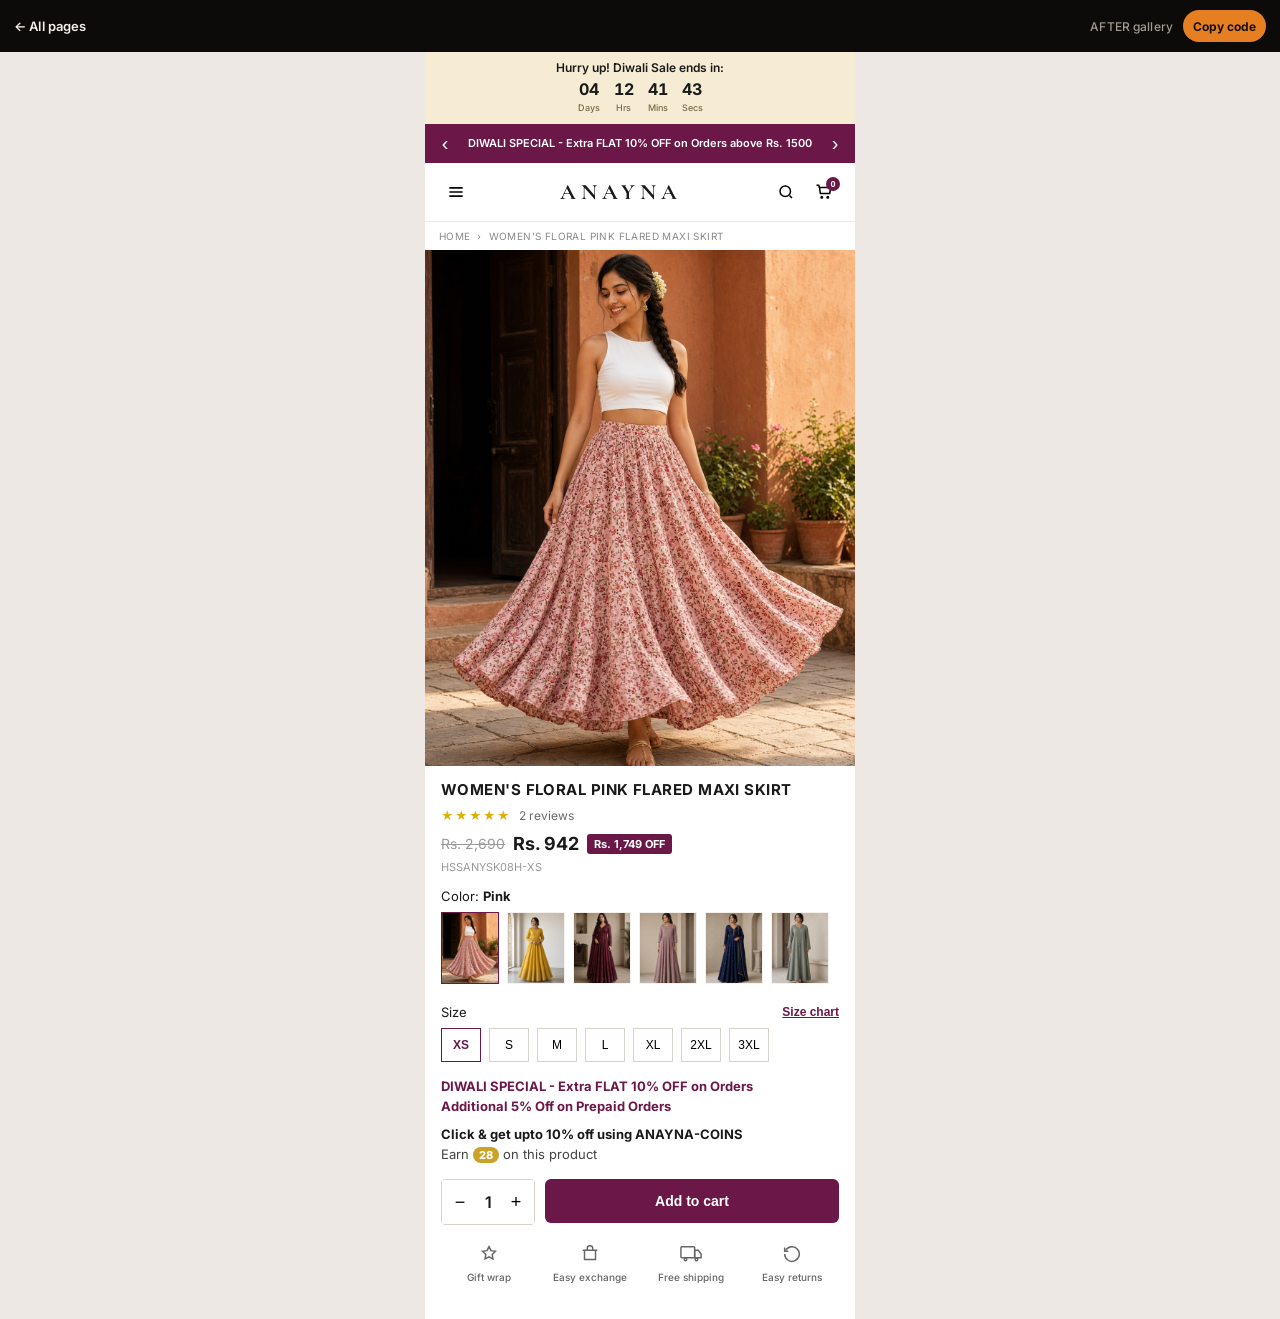
<file: public/pages/anayna/index.html>
<!DOCTYPE html>
<html lang="en">
<head>
  <link rel="stylesheet" href="../_back.css" />
  <link rel="stylesheet" href="../_gate.css" />

  <meta charset="UTF-8" />
  <meta name="viewport" content="width=device-width, initial-scale=1.0, maximum-scale=1.0" />
  <title>Women's Floral Pink Flared Maxi Skirt | Anayna</title>
  <link rel="preconnect" href="https://fonts.googleapis.com" />
  <link rel="preconnect" href="https://fonts.gstatic.com" crossorigin />
  <link href="https://fonts.googleapis.com/css2?family=Cormorant+Garamond:wght@600;700&family=Inter:wght@400;500;600;700&display=swap" rel="stylesheet" />
  <link rel="stylesheet" href="css/styles.css" />
</head>
<body>
  <a class="after-back" href="/">← All pages <span>AFTER gallery</span></a>

  <div class="phone">
    <div class="sale-timer">
      Hurry up! Diwali Sale ends in:
      <div class="ticks" id="ticks">
        <div><b id="d">04</b><span>Days</span></div>
        <div><b id="h">12</b><span>Hrs</span></div>
        <div><b id="m">41</b><span>Mins</span></div>
        <div><b id="s">44</b><span>Secs</span></div>
      </div>
    </div>

    <div class="promo">
      <button type="button" class="promo-arrow" aria-label="Prev">‹</button>
      <p>DIWALI SPECIAL - Extra FLAT 10% OFF on Orders above Rs. 1500</p>
      <button type="button" class="promo-arrow" aria-label="Next">›</button>
    </div>

    <header class="nav">
      <button class="ico" aria-label="Menu">
        <svg width="20" height="20" viewBox="0 0 24 24" fill="none" stroke="currentColor" stroke-width="2"><path d="M4 7h16M4 12h16M4 17h16"/></svg>
      </button>
      <a class="logo" href="#">ANAYNA</a>
      <div class="nav-r">
        <button class="ico" aria-label="Search">
          <svg width="18" height="18" viewBox="0 0 24 24" fill="none" stroke="currentColor" stroke-width="2"><circle cx="11" cy="11" r="7"/><path d="M20 20l-3.2-3.2"/></svg>
        </button>
        <button class="ico cart" aria-label="Cart">
          <svg width="18" height="18" viewBox="0 0 24 24" fill="none" stroke="currentColor" stroke-width="2"><path d="M6 6h15l-1.4 8H7.2L6 6z"/><path d="M6 6L5 3H2"/><circle cx="9" cy="19" r="1"/><circle cx="17" cy="19" r="1"/></svg>
          <span class="count" id="count">0</span>
        </button>
      </div>
    </header>

    <nav class="crumb">HOME &nbsp;›&nbsp; WOMEN'S FLORAL PINK FLARED MAXI SKIRT</nav>

    <img class="hero" id="hero" src="assets/hero.jpg" alt="Women's Floral Pink Flared Maxi Skirt" />

    <div class="pad">
      <h1>WOMEN'S FLORAL PINK FLARED MAXI SKIRT</h1>

      <div class="rating">
        <span class="stars">★★★★★</span>
        <span>2 reviews</span>
      </div>

      <div class="price">
        <s>Rs. 2,690</s>
        <strong>Rs. 942</strong>
        <em>Rs. 1,749 OFF</em>
      </div>

      <p class="sku">HSSANYSK08H-<span id="skuSize">XS</span></p>

      <div class="row-label">Color:<b id="colorName">Pink</b></div>
      <div class="swatches" id="swatches">
        <button class="sw on" data-src="assets/hero.jpg" data-name="Pink"><img src="assets/hero.jpg" alt="Pink" /></button>
        <button class="sw" data-src="assets/c-mustard.jpg" data-name="Mustard"><img src="assets/c-mustard.jpg" alt="Mustard" /></button>
        <button class="sw" data-src="assets/c-maroon.jpg" data-name="Maroon"><img src="assets/c-maroon.jpg" alt="Maroon" /></button>
        <button class="sw" data-src="assets/c-mauve.jpg" data-name="Mauve"><img src="assets/c-mauve.jpg" alt="Mauve" /></button>
        <button class="sw" data-src="assets/c-navy.jpg" data-name="Navy"><img src="assets/c-navy.jpg" alt="Navy" /></button>
        <button class="sw" data-src="assets/c-sage.jpg" data-name="Sage"><img src="assets/c-sage.jpg" alt="Sage" /></button>
      </div>

      <div class="size-head">
        <span>Size</span>
        <button type="button" class="chart" id="chart">Size chart</button>
      </div>
      <div class="sizes" id="sizes">
        <button class="on">XS</button>
        <button>S</button>
        <button>M</button>
        <button>L</button>
        <button>XL</button>
        <button>2XL</button>
        <button>3XL</button>
      </div>

      <p class="deal">DIWALI SPECIAL - Extra FLAT 10% OFF on Orders</p>
      <p class="deal">Additional 5% Off on Prepaid Orders</p>

      <div class="coins">
        <p><b>Click & get upto 10% off using ANAYNA-COINS</b></p>
        <p class="earn">Earn <span>28</span> on this product</p>
      </div>

      <div class="cta">
        <div class="qty">
          <button type="button" id="minus">−</button>
          <span id="qty">1</span>
          <button type="button" id="plus">+</button>
        </div>
        <button type="button" class="add" id="add">Add to cart</button>
      </div>

      <div class="trust">
        <div>
          <svg viewBox="0 0 24 24" width="22" height="22" fill="none" stroke="currentColor" stroke-width="1.6"><path d="M12 4l2.2 4.4 4.8.7-3.5 3.4.8 4.8L12 15.2 7.7 17.3l.8-4.8L5 9.1l4.8-.7L12 4z"/></svg>
          Gift wrap
        </div>
        <div>
          <svg viewBox="0 0 24 24" width="22" height="22" fill="none" stroke="currentColor" stroke-width="1.6"><path d="M4 8h16M6 8v10h12V8"/><path d="M9 8V6a3 3 0 016 0v2"/></svg>
          Easy exchange
        </div>
        <div>
          <svg viewBox="0 0 24 24" width="22" height="22" fill="none" stroke="currentColor" stroke-width="1.6"><rect x="1" y="4" width="15" height="12" rx="1"/><path d="M16 8h4l3 4v4h-7V8z"/><circle cx="6" cy="18" r="1.4"/><circle cx="18" cy="18" r="1.4"/></svg>
          Free shipping
        </div>
        <div>
          <svg viewBox="0 0 24 24" width="22" height="22" fill="none" stroke="currentColor" stroke-width="1.6"><path d="M4 12a8 8 0 101.2-4.2"/><path d="M4 5v4h4"/></svg>
          Easy returns
        </div>
      </div>
    </div>
  </div>

  <div class="sheet" id="sheet" hidden>
    <div class="sheet-card">
      <h3>Size chart (inches)</h3>
      <table>
        <tr><th>Size</th><th>Waist</th><th>Length</th></tr>
        <tr><td>XS</td><td>26</td><td>40</td></tr>
        <tr><td>S</td><td>28</td><td>40</td></tr>
        <tr><td>M</td><td>30</td><td>41</td></tr>
        <tr><td>L</td><td>32</td><td>41</td></tr>
        <tr><td>XL</td><td>34</td><td>42</td></tr>
        <tr><td>2XL</td><td>36</td><td>42</td></tr>
        <tr><td>3XL</td><td>38</td><td>42</td></tr>
      </table>
      <button type="button" id="closeChart">Close</button>
    </div>
  </div>

  <div class="toast" id="toast"></div>
  <script src="js/main.js"></script>
  <script src="../_gate.js"></script>
</body>
</html>
</file>
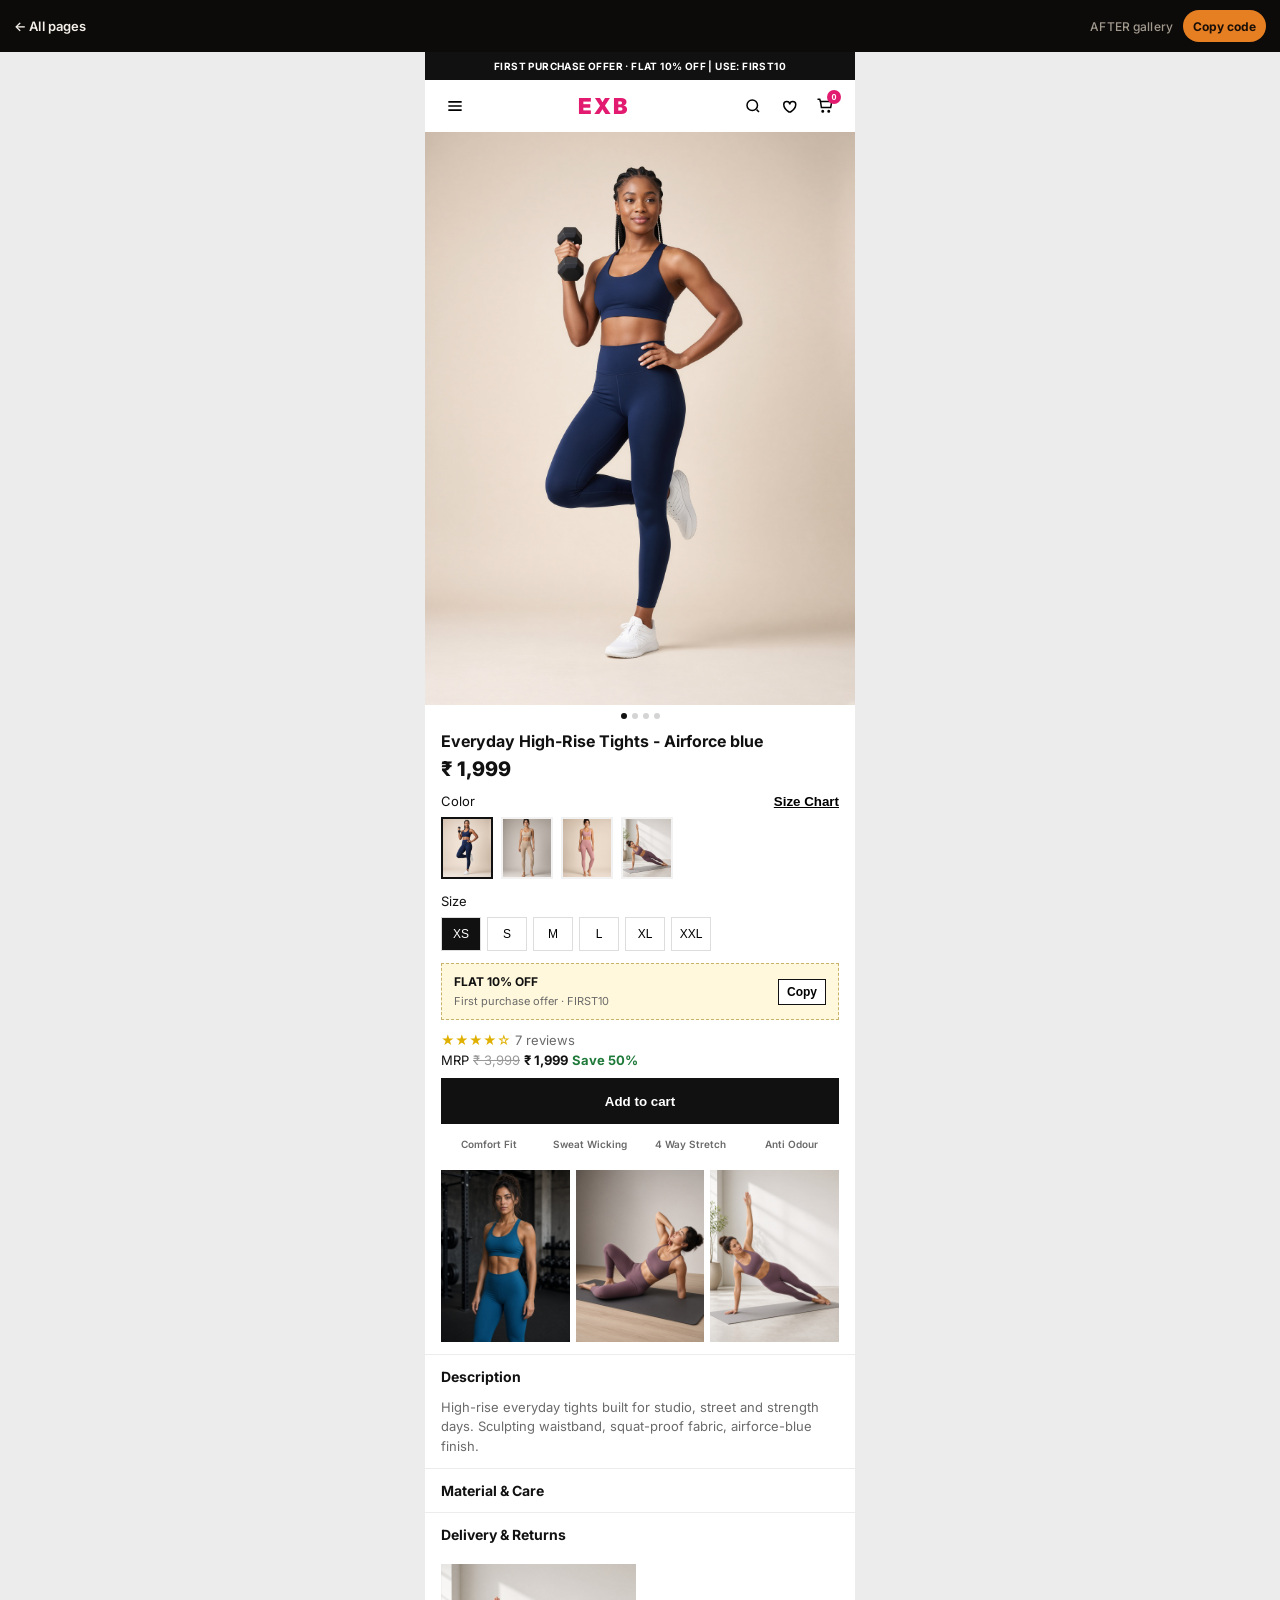
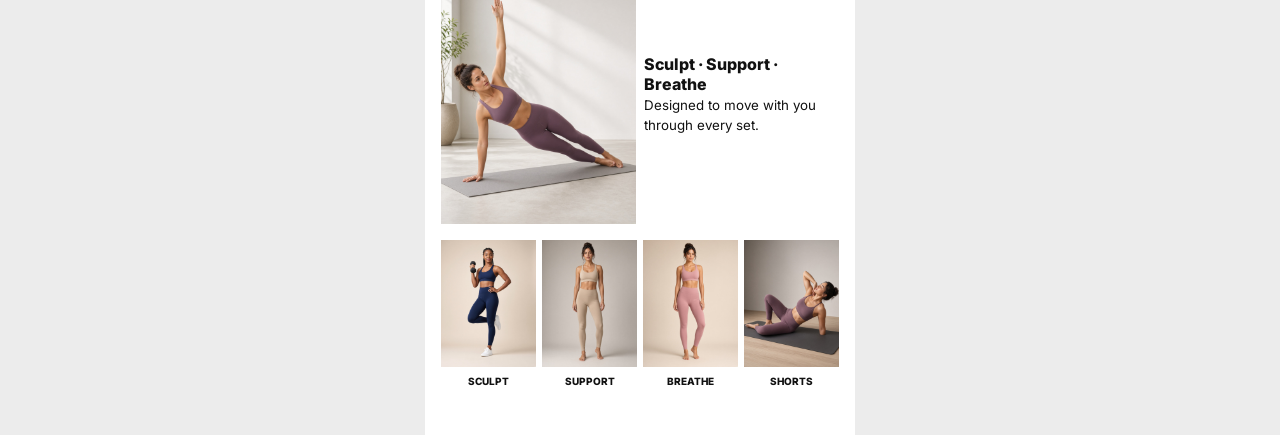
<file: public/pages/exb/index.html>
<!DOCTYPE html>
<html lang="en">
<head>
  <link rel="stylesheet" href="../_back.css" />
  <link rel="stylesheet" href="../_gate.css" />

  <meta charset="UTF-8" />
  <meta name="viewport" content="width=device-width, initial-scale=1.0, maximum-scale=1.0" />
  <title>Everyday High-Rise Tights — Airforce blue | EXB</title>
  <link rel="preconnect" href="https://fonts.googleapis.com" />
  <link rel="preconnect" href="https://fonts.gstatic.com" crossorigin />
  <link href="https://fonts.googleapis.com/css2?family=Inter:wght@400;500;600;700;800&display=swap" rel="stylesheet" />
  <link rel="stylesheet" href="css/styles.css" />
</head>
<body>
  <a class="after-back" href="/">← All pages <span>AFTER gallery</span></a>

  <div class="phone">
    <div class="offerbar">FIRST PURCHASE OFFER · FLAT 10% OFF | USE: FIRST10</div>

    <header class="nav">
      <button class="ico" aria-label="Menu">
        <svg width="20" height="20" viewBox="0 0 24 24" fill="none" stroke="currentColor" stroke-width="2"><path d="M4 7h16M4 12h16M4 17h16"/></svg>
      </button>
      <a class="logo" href="#">EXB</a>
      <div class="nav-r">
        <button class="ico" aria-label="Search">
          <svg width="18" height="18" viewBox="0 0 24 24" fill="none" stroke="currentColor" stroke-width="2"><circle cx="11" cy="11" r="7"/><path d="M20 20l-3.2-3.2"/></svg>
        </button>
        <button class="ico" aria-label="Wishlist">
          <svg width="18" height="18" viewBox="0 0 24 24" fill="none" stroke="currentColor" stroke-width="2"><path d="M12 20s-7-4.4-7-10a4 4 0 018 0 4 4 0 018 0c0 5.6-7 10-7 10z"/></svg>
        </button>
        <button class="ico cart" aria-label="Cart">
          <svg width="18" height="18" viewBox="0 0 24 24" fill="none" stroke="currentColor" stroke-width="2"><path d="M6 6h15l-1.4 8H7.2L6 6z"/><path d="M6 6L5 3H2"/><circle cx="9" cy="19" r="1"/><circle cx="17" cy="19" r="1"/></svg>
          <span class="count" id="count">0</span>
        </button>
      </div>
    </header>

    <img class="hero" id="hero" src="assets/hero.jpg" alt="Everyday High-Rise Tights Airforce blue" />
    <div class="dots"><i class="on"></i><i></i><i></i><i></i></div>

    <div class="pad">
      <h1>Everyday High-Rise Tights - Airforce blue</h1>
      <div class="price">₹ 1,999</div>

      <div class="row">
        <span>Color</span>
        <button type="button" class="link" id="chart">Size Chart</button>
      </div>
      <div class="colors" id="colors">
        <button class="on" data-src="assets/hero.jpg" data-name="Airforce blue"><img src="assets/hero.jpg" alt="" /></button>
        <button data-src="assets/beige.jpg" data-name="Beige"><img src="assets/beige.jpg" alt="" /></button>
        <button data-src="assets/pink.jpg" data-name="Pink"><img src="assets/pink.jpg" alt="" /></button>
        <button data-src="assets/plank.jpg" data-name="Plum"><img src="assets/plank.jpg" alt="" /></button>
      </div>

      <p class="label">Size</p>
      <div class="sizes" id="sizes">
        <button class="on">XS</button><button>S</button><button>M</button><button>L</button><button>XL</button><button>XXL</button>
      </div>

      <div class="coupon">
        <div>
          <b>FLAT 10% OFF</b>
          <span>First purchase offer · FIRST10</span>
        </div>
        <button type="button" id="copy">Copy</button>
      </div>

      <div class="rating">★★★★☆ <span>7 reviews</span></div>
      <p class="mrp">MRP <s>₹ 3,999</s> <strong>₹ 1,999</strong> <em>Save 50%</em></p>
      <button type="button" class="add" id="add">Add to cart</button>

      <div class="feats">
        <div>Comfort Fit</div>
        <div>Sweat Wicking</div>
        <div>4 Way Stretch</div>
        <div>Anti Odour</div>
      </div>
    </div>

    <div class="life">
      <img src="assets/gym.jpg" alt="Gym" />
      <img src="assets/yoga.jpg" alt="Yoga" />
      <img src="assets/plank.jpg" alt="Studio" />
    </div>

    <details class="acc" open>
      <summary>Description</summary>
      <p>High-rise everyday tights built for studio, street and strength days. Sculpting waistband, squat-proof fabric, airforce-blue finish.</p>
    </details>
    <details class="acc">
      <summary>Material & Care</summary>
      <p>78% nylon, 22% elastane. Cold wash, hang dry, do not iron the waistband.</p>
    </details>
    <details class="acc">
      <summary>Delivery & Returns</summary>
      <p>3–6 day delivery. Easy 7-day exchange on unused pieces with tags on.</p>
    </details>

    <div class="more">
      <img src="assets/plank.jpg" alt="" />
      <div>
        <p>Sculpt · Support · Breathe</p>
        <small>Designed to move with you through every set.</small>
      </div>
    </div>

    <div class="related">
      <article><img src="assets/hero.jpg" alt="" /><p>SCULPT</p></article>
      <article><img src="assets/beige.jpg" alt="" /><p>SUPPORT</p></article>
      <article><img src="assets/pink.jpg" alt="" /><p>BREATHE</p></article>
      <article><img src="assets/yoga.jpg" alt="" /><p>SHORTS</p></article>
    </div>
  </div>

  <div class="sheet" id="sheet" hidden>
    <div class="sheet-card">
      <h3>Size chart (inches)</h3>
      <table>
        <tr><th>Size</th><th>Waist</th><th>Hip</th></tr>
        <tr><td>XS</td><td>24–25</td><td>34–35</td></tr>
        <tr><td>S</td><td>26–27</td><td>36–37</td></tr>
        <tr><td>M</td><td>28–29</td><td>38–39</td></tr>
        <tr><td>L</td><td>30–31</td><td>40–41</td></tr>
        <tr><td>XL</td><td>32–33</td><td>42–43</td></tr>
        <tr><td>XXL</td><td>34–35</td><td>44–45</td></tr>
      </table>
      <button type="button" id="closeChart">Close</button>
    </div>
  </div>

  <div class="toast" id="toast"></div>
  <script src="js/main.js"></script>
  <script src="../_gate.js"></script>
</body>
</html>
</file>
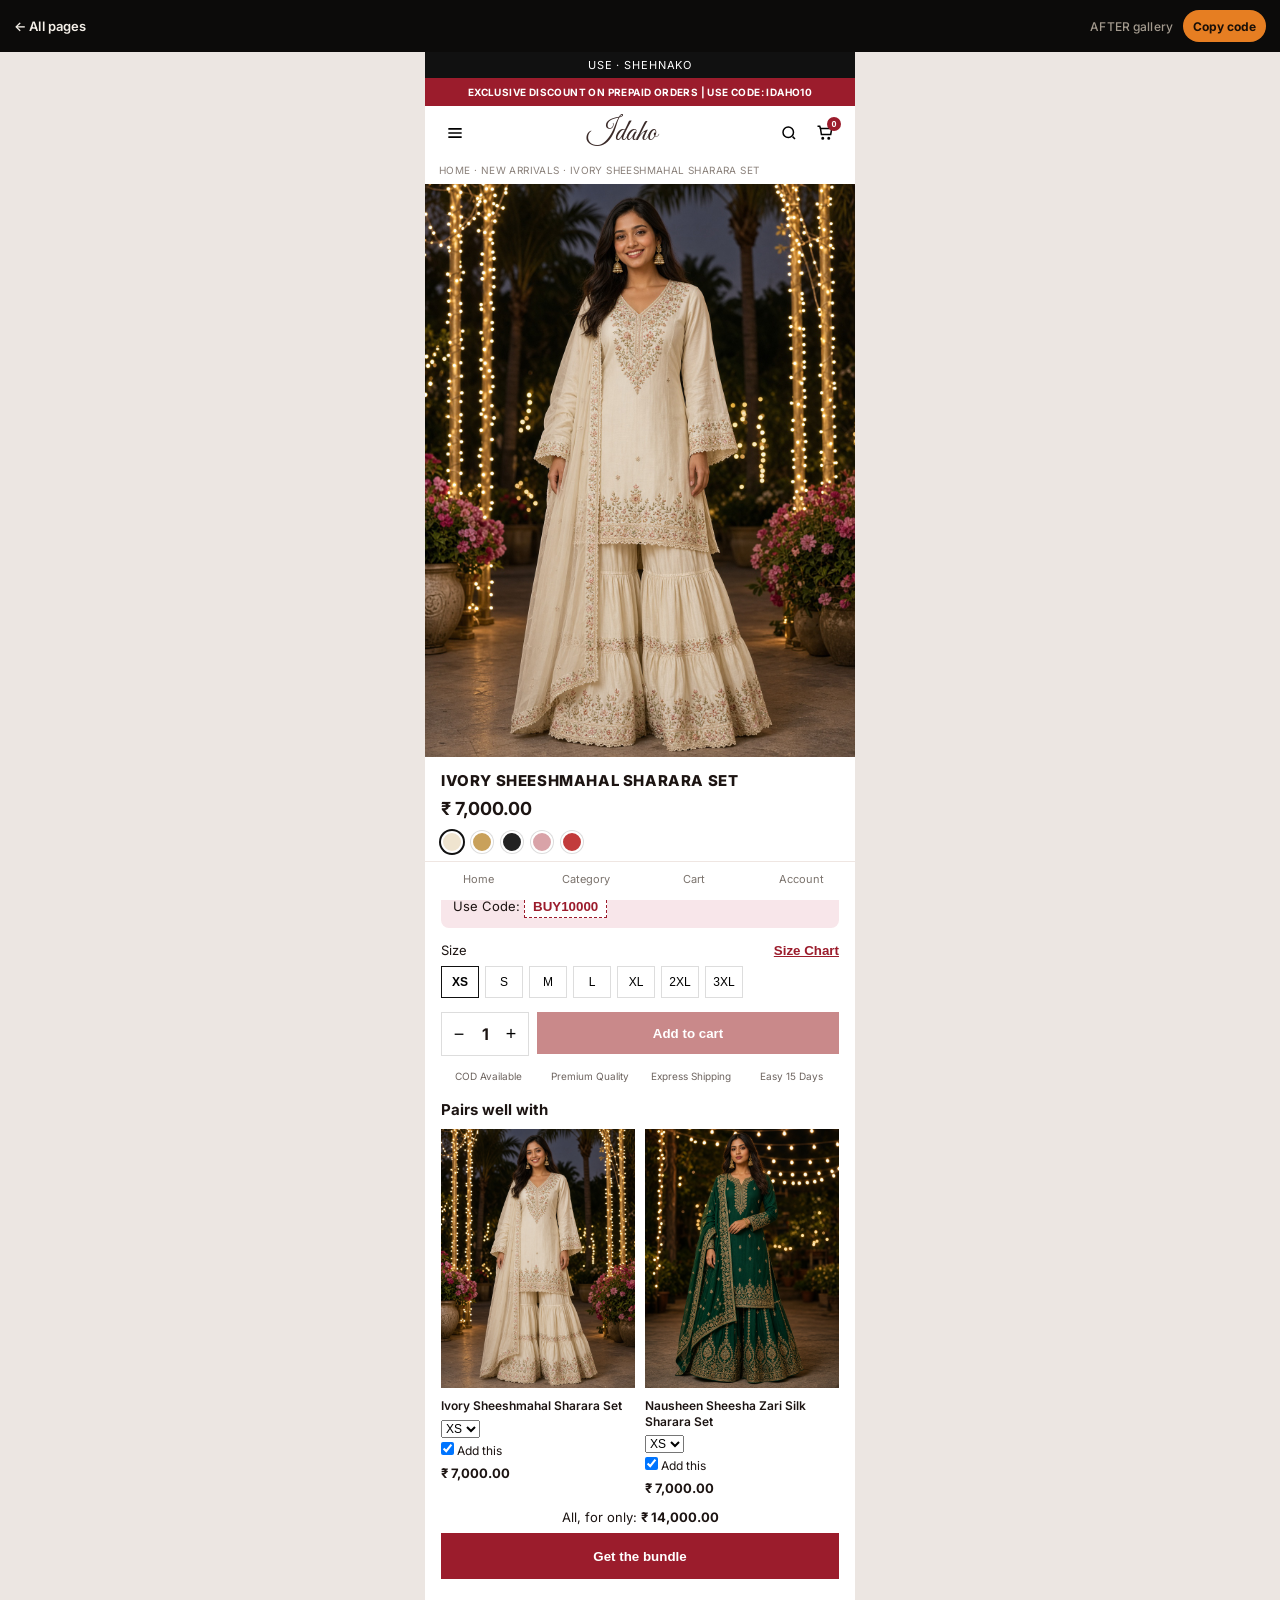
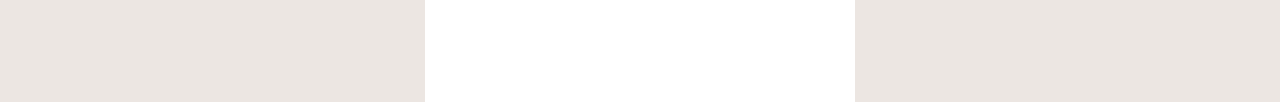
<file: public/pages/idaho/index.html>
<!DOCTYPE html>
<html lang="en">
<head>
  <link rel="stylesheet" href="../_back.css" />
  <link rel="stylesheet" href="../_gate.css" />

  <meta charset="UTF-8" />
  <meta name="viewport" content="width=device-width, initial-scale=1.0, maximum-scale=1.0" />
  <title>Ivory Sheeshmahal Sharara Set | Idaho Clothing</title>
  <link rel="preconnect" href="https://fonts.googleapis.com" />
  <link rel="preconnect" href="https://fonts.gstatic.com" crossorigin />
  <link href="https://fonts.googleapis.com/css2?family=Great+Vibes&family=Inter:wght@400;500;600;700;800&display=swap" rel="stylesheet" />
  <link rel="stylesheet" href="css/styles.css" />
</head>
<body>
  <a class="after-back" href="/">← All pages <span>AFTER gallery</span></a>

  <div class="phone">
    <div class="top">USE · SHEHNAKO</div>
    <div class="banner">EXCLUSIVE DISCOUNT ON PREPAID ORDERS | USE CODE: IDAHO10</div>

    <header class="nav">
      <button class="ico" aria-label="Menu">
        <svg width="20" height="20" viewBox="0 0 24 24" fill="none" stroke="currentColor" stroke-width="2"><path d="M4 7h16M4 12h16M4 17h16"/></svg>
      </button>
      <a class="logo" href="#">Idaho</a>
      <div class="nav-r">
        <button class="ico" aria-label="Search">
          <svg width="18" height="18" viewBox="0 0 24 24" fill="none" stroke="currentColor" stroke-width="2"><circle cx="11" cy="11" r="7"/><path d="M20 20l-3.2-3.2"/></svg>
        </button>
        <button class="ico cart" aria-label="Cart">
          <svg width="18" height="18" viewBox="0 0 24 24" fill="none" stroke="currentColor" stroke-width="2"><path d="M6 6h15l-1.4 8H7.2L6 6z"/><path d="M6 6L5 3H2"/><circle cx="9" cy="19" r="1"/><circle cx="17" cy="19" r="1"/></svg>
          <span class="count" id="count">0</span>
        </button>
      </div>
    </header>

    <nav class="crumb">HOME · NEW ARRIVALS · IVORY SHEESHMAHAL SHARARA SET</nav>

    <img class="hero" id="hero" src="assets/ivory.jpg" alt="Ivory Sheeshmahal Sharara Set" />

    <div class="pad">
      <h1>IVORY SHEESHMAHAL SHARARA SET</h1>
      <div class="price">₹ 7,000.00</div>

      <div class="colors" id="colors">
        <button class="c ivory on" data-src="assets/ivory.jpg" data-name="Ivory"></button>
        <button class="c gold" data-src="assets/ivory.jpg" data-name="Gold"></button>
        <button class="c black" data-src="assets/ivory.jpg" data-name="Black"></button>
        <button class="c rose" data-src="assets/rose.jpg" data-name="Rose"></button>
        <button class="c red" data-src="assets/rose.jpg" data-name="Red"></button>
      </div>

      <div class="offer">
        <p>Get 10% OFF on order value of ₹10,000</p>
        <div>Use Code: <button type="button" id="copy">BUY10000</button></div>
      </div>

      <div class="size-head">
        <span>Size</span>
        <button type="button" id="chart">Size Chart</button>
      </div>
      <div class="sizes" id="sizes">
        <button class="on">XS</button><button>S</button><button>M</button><button>L</button><button>XL</button><button>2XL</button><button>3XL</button>
      </div>

      <div class="cta">
        <div class="qty">
          <button type="button" id="minus">−</button>
          <span id="qty">1</span>
          <button type="button" id="plus">+</button>
        </div>
        <button type="button" class="add" id="add">Add to cart</button>
      </div>

      <div class="trust">
        <div>COD Available</div>
        <div>Premium Quality</div>
        <div>Express Shipping</div>
        <div>Easy 15 Days</div>
      </div>

      <h3>Pairs well with</h3>
      <div class="pair">
        <article>
          <img src="assets/ivory.jpg" alt="Ivory set" />
          <p>Ivory Sheeshmahal Sharara Set</p>
          <select><option>XS</option><option>S</option><option>M</option></select>
          <label><input type="checkbox" id="p1" checked /> Add this</label>
          <b>₹ 7,000.00</b>
        </article>
        <article>
          <img src="assets/green.jpg" alt="Green set" />
          <p>Nausheen Sheesha Zari Silk Sharara Set</p>
          <select><option>XS</option><option>S</option><option>M</option></select>
          <label><input type="checkbox" id="p2" checked /> Add this</label>
          <b>₹ 7,000.00</b>
        </article>
      </div>
      <p class="bundle-total">All, for only: <strong id="bundle">₹ 14,000.00</strong></p>
      <button type="button" class="bundle" id="bundleBtn">Get the bundle</button>
    </div>

    <nav class="tabbar">
      <span>Home</span>
      <span>Category</span>
      <span>Cart</span>
      <span>Account</span>
    </nav>
  </div>

  <div class="sheet" id="sheet" hidden>
    <div class="sheet-card">
      <h3>Size chart (inches)</h3>
      <table>
        <tr><th>Size</th><th>Bust</th><th>Waist</th></tr>
        <tr><td>XS</td><td>32</td><td>26</td></tr>
        <tr><td>S</td><td>34</td><td>28</td></tr>
        <tr><td>M</td><td>36</td><td>30</td></tr>
        <tr><td>L</td><td>38</td><td>32</td></tr>
        <tr><td>XL</td><td>40</td><td>34</td></tr>
      </table>
      <button type="button" id="closeChart">Close</button>
    </div>
  </div>

  <div class="toast" id="toast"></div>
  <script src="js/main.js"></script>
  <script src="../_gate.js"></script>
</body>
</html>
</file>
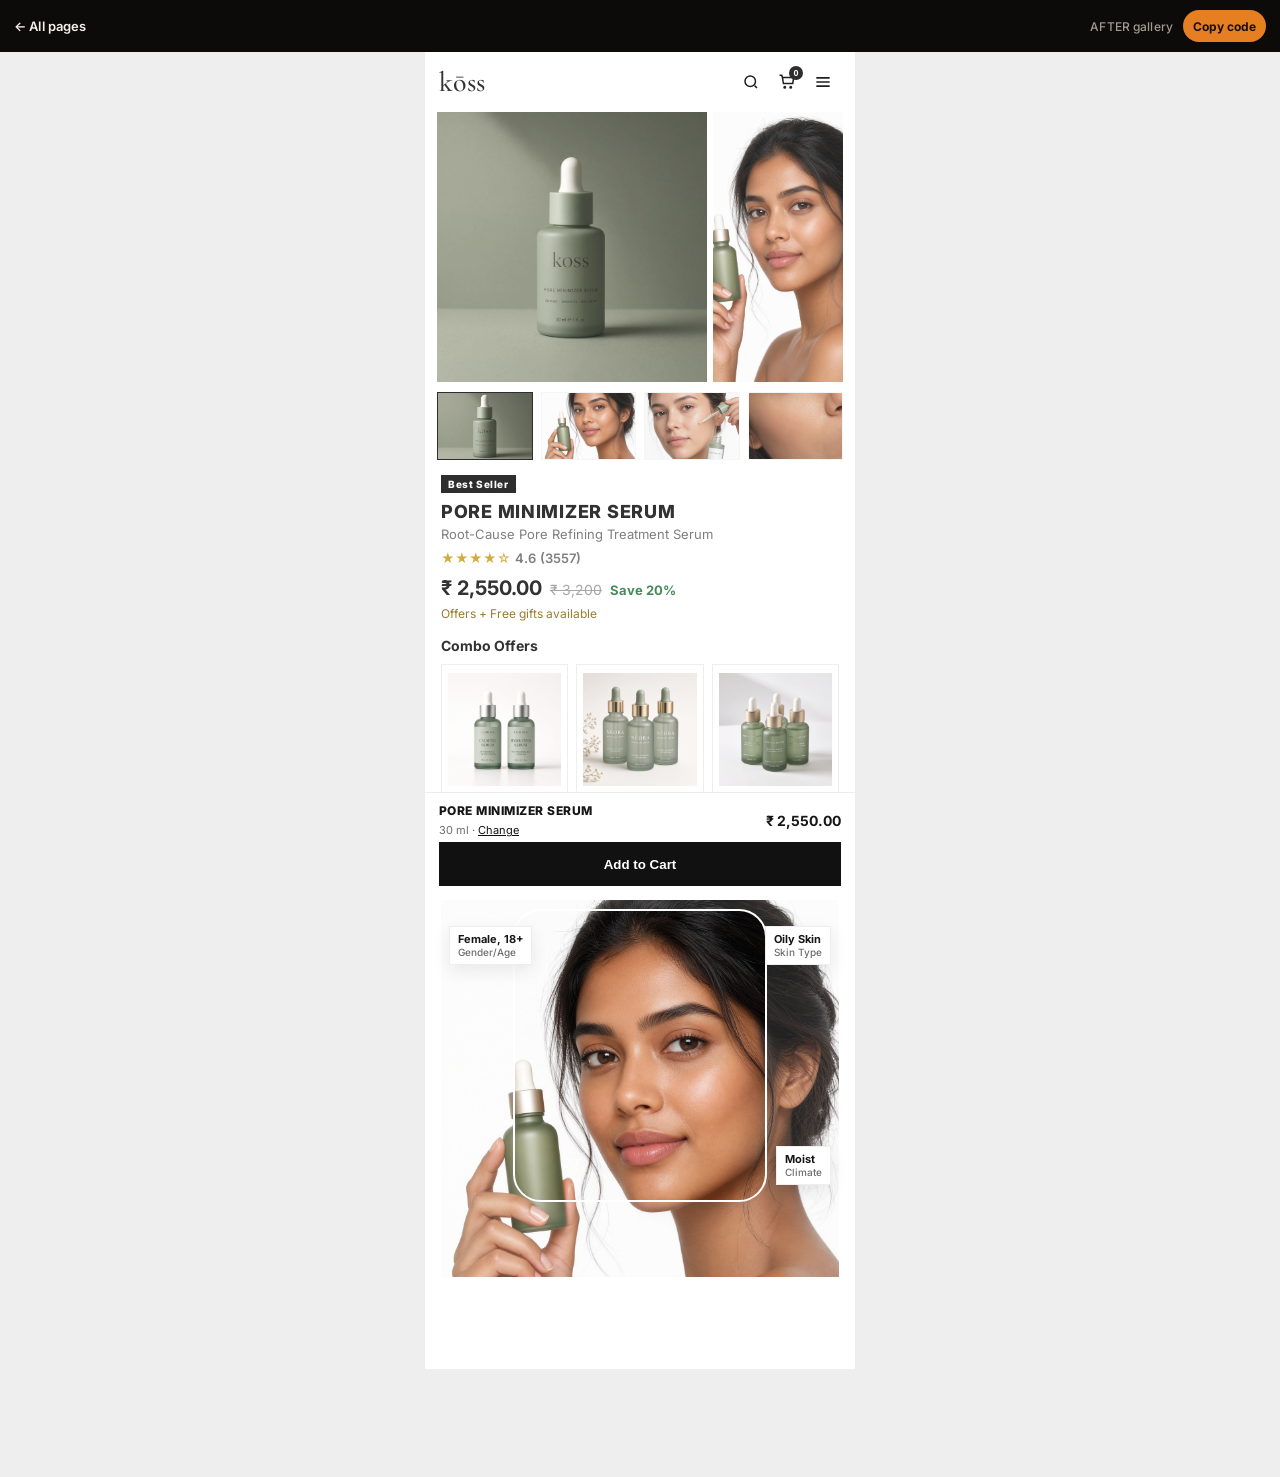
<file: public/pages/koss/index.html>
<!DOCTYPE html>
<html lang="en">
<head>
  <link rel="stylesheet" href="../_back.css" />
  <link rel="stylesheet" href="../_gate.css" />

  <meta charset="UTF-8" />
  <meta name="viewport" content="width=device-width, initial-scale=1.0, maximum-scale=1.0" />
  <title>Pore Minimizer Serum | kōss</title>
  <link rel="preconnect" href="https://fonts.googleapis.com" />
  <link rel="preconnect" href="https://fonts.gstatic.com" crossorigin />
  <link href="https://fonts.googleapis.com/css2?family=Inter:wght@400;500;600;700;800&family=Cormorant+Garamond:wght@500;600&display=swap" rel="stylesheet" />
  <link rel="stylesheet" href="css/styles.css" />
</head>
<body>
  <a class="after-back" href="/">← All pages <span>AFTER gallery</span></a>

  <div class="phone">
    <header class="nav">
      <a class="logo" href="#">kōss</a>
      <div class="nav-r">
        <button class="ico" aria-label="Search">
          <svg width="18" height="18" viewBox="0 0 24 24" fill="none" stroke="currentColor" stroke-width="2"><circle cx="11" cy="11" r="7"/><path d="M20 20l-3.2-3.2"/></svg>
        </button>
        <button class="ico cart" aria-label="Cart">
          <svg width="18" height="18" viewBox="0 0 24 24" fill="none" stroke="currentColor" stroke-width="2"><path d="M6 6h15l-1.4 8H7.2L6 6z"/><path d="M6 6L5 3H2"/><circle cx="9" cy="19" r="1"/><circle cx="17" cy="19" r="1"/></svg>
          <span class="count" id="count">0</span>
        </button>
        <button class="ico" aria-label="Menu">
          <svg width="20" height="20" viewBox="0 0 24 24" fill="none" stroke="currentColor" stroke-width="2"><path d="M4 7h16M4 12h16M4 17h16"/></svg>
        </button>
      </div>
    </header>

    <section class="hero">
      <img id="hero" class="hero-main" src="assets/bottle.jpg" alt="kōss Pore Minimizer Serum" />
      <img class="hero-side" src="assets/model.jpg" alt="" />
    </section>

    <div class="thumbs" id="thumbs">
      <button class="on" data-src="assets/bottle.jpg"><img src="assets/bottle.jpg" alt="" /></button>
      <button data-src="assets/model.jpg"><img src="assets/model.jpg" alt="" /></button>
      <button data-src="assets/apply.jpg"><img src="assets/apply.jpg" alt="" /></button>
      <button data-src="assets/skin.jpg"><img src="assets/skin.jpg" alt="" /></button>
    </div>

    <div class="pad">
      <span class="best">Best Seller</span>
      <h1>PORE MINIMIZER SERUM</h1>
      <p class="sub">Root-Cause Pore Refining Treatment Serum</p>
      <div class="rating">★★★★☆ <b>4.6</b> <span>(3557)</span></div>

      <div class="price">
        <strong id="price">₹ 2,550.00</strong>
        <s>₹ 3,200</s>
        <em>Save 20%</em>
      </div>
      <p class="gifts">Offers + Free gifts available</p>

      <h3>Combo Offers</h3>
      <div class="combos" id="combos">
        <button class="combo" data-qty="2" data-price="4550">
          <img src="assets/pack2.jpg" alt="Pack of 2" />
          <p>Pack of 2</p>
          <b>₹ 4,550</b>
        </button>
        <button class="combo" data-qty="3" data-price="6375">
          <img src="assets/pack3.jpg" alt="Pack of 3" />
          <p>Pack of 3</p>
          <b>₹ 6,375</b>
        </button>
        <button class="combo" data-qty="4" data-price="7650">
          <img src="assets/pack4.jpg" alt="Pack of 4" />
          <p>Pack of 4</p>
          <b>₹ 7,650</b>
        </button>
      </div>
    </div>

    <section class="scan">
      <img src="assets/model.jpg" alt="Skin scan" />
      <div class="frame"></div>
      <span class="chip tl">Female, 18+<small>Gender/Age</small></span>
      <span class="chip tr">Oily Skin<small>Skin Type</small></span>
      <span class="chip br">Moist<small>Climate</small></span>
    </section>
  </div>

  <div class="sticky">
    <div>
      <p>PORE MINIMIZER SERUM</p>
      <small>30 ml · <button type="button" id="change">Change</button></small>
    </div>
    <strong id="stickyPrice">₹ 2,550.00</strong>
    <button type="button" class="add" id="add">Add to Cart</button>
  </div>

  <div class="toast" id="toast"></div>
  <script src="js/main.js"></script>
  <script src="../_gate.js"></script>
</body>
</html>
</file>
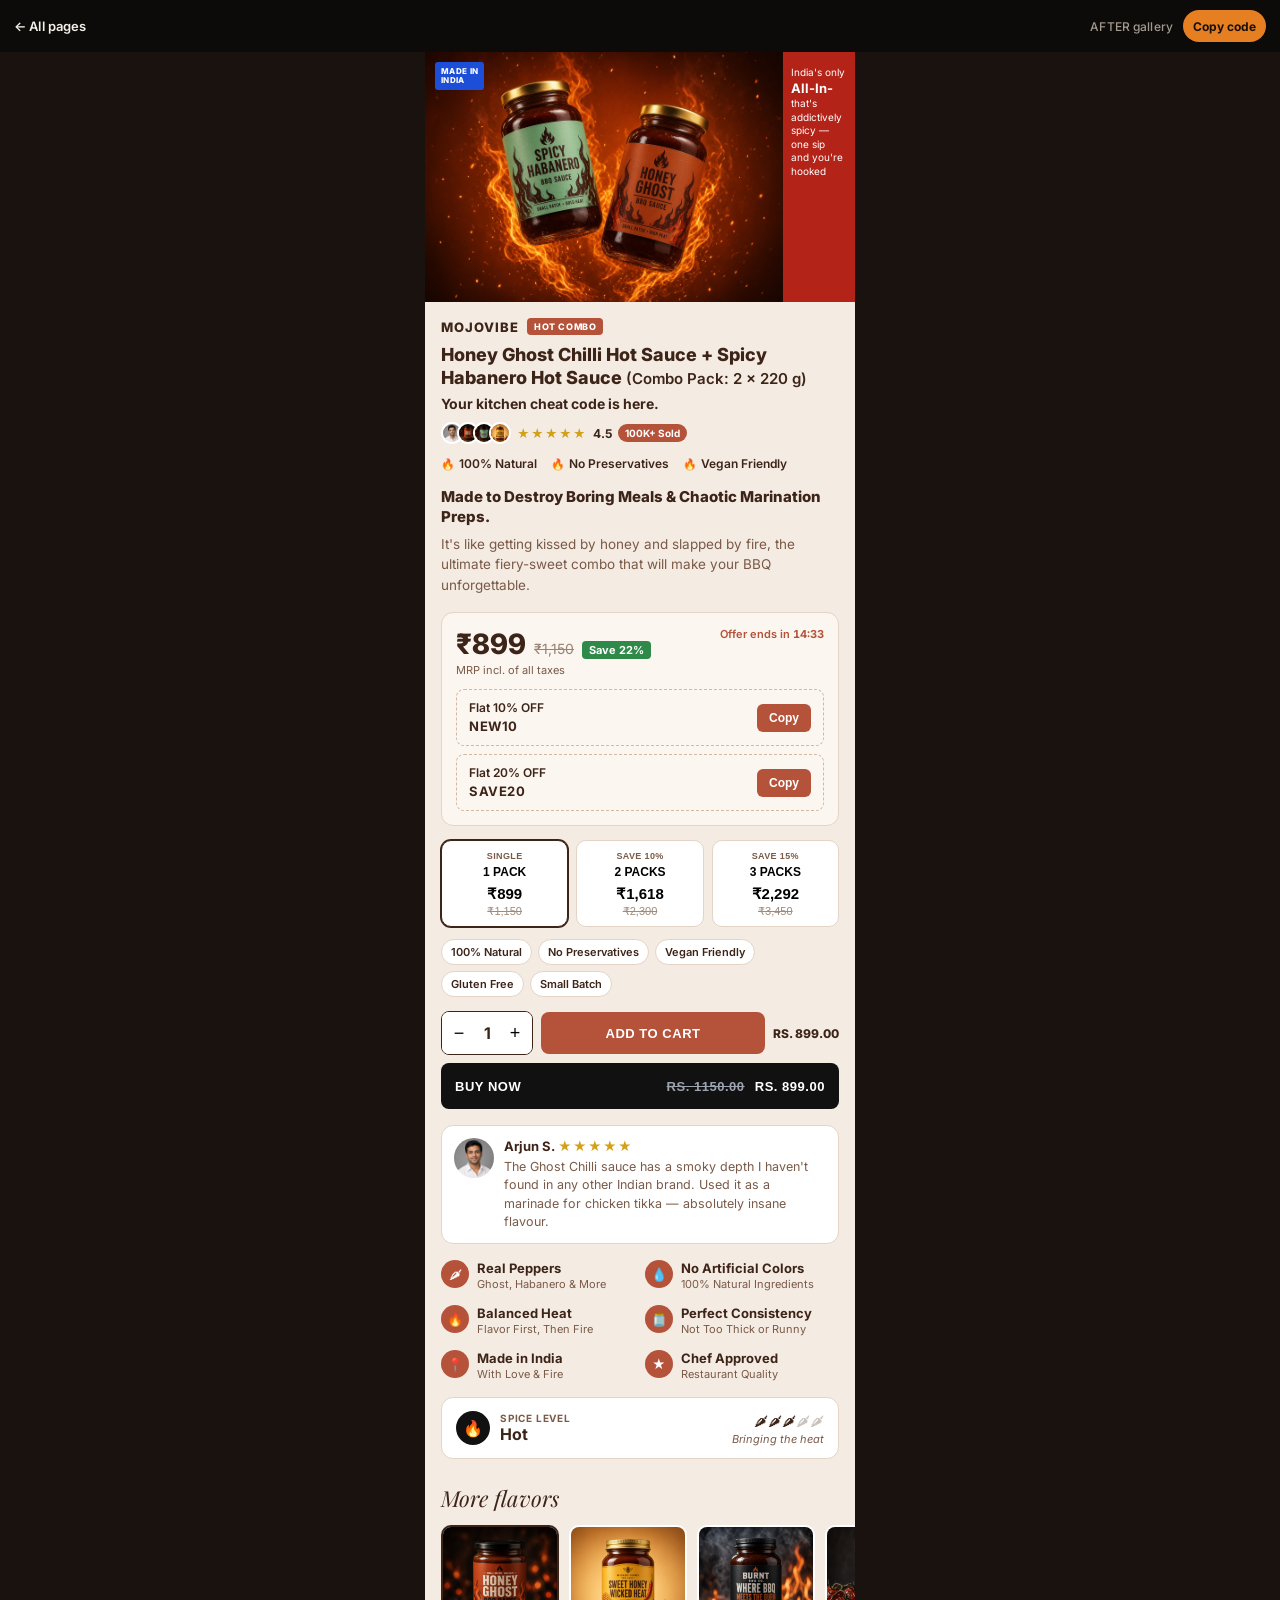
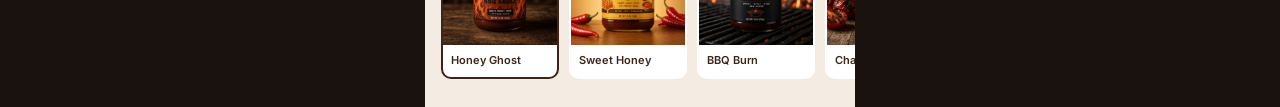
<file: public/pages/mojovibe/index.html>
<!DOCTYPE html>
<html lang="en">
<head>
  <link rel="stylesheet" href="../_back.css" />
  <link rel="stylesheet" href="../_gate.css" />


  <meta charset="UTF-8" />
  <meta name="viewport" content="width=device-width, initial-scale=1.0, maximum-scale=1.0" />
  <title>Honey Ghost + Habanero Combo | MojoVibe</title>
  <link rel="preconnect" href="https://fonts.googleapis.com" />
  <link rel="preconnect" href="https://fonts.gstatic.com" crossorigin />
  <link href="https://fonts.googleapis.com/css2?family=Inter:wght@400;500;600;700;800&family=Playfair+Display:ital,wght@1,500;1,600&display=swap" rel="stylesheet" />
  <link rel="stylesheet" href="css/styles.css" />
</head>
<body>
  <a class="after-back" href="/">← All pages <span>AFTER gallery</span></a>

  <div class="phone">
    <section class="hero">
      <span class="made-in">MADE IN<br />INDIA</span>
      <img src="assets/hero.jpg" alt="Honey Ghost and Spicy Habanero BBQ sauces on fire" />
      <aside class="hero-rail">
        <p>India's only<br /><strong>All-In-</strong><br />that's addictively<br />spicy — one sip<br />and you're hooked</p>
      </aside>
    </section>

    <div class="pad">
      <div class="brand-row">
        <span class="brand">MOJOVIBE</span>
        <span class="hot-badge">HOT COMBO</span>
      </div>

      <h1>Honey Ghost Chilli Hot Sauce + Spicy Habanero Hot Sauce <span>(Combo Pack: 2 x 220 g)</span></h1>
      <p class="tagline">Your kitchen cheat code is here.</p>

      <div class="proof">
        <div class="avatars">
          <img src="assets/arjun.jpg" alt="" />
          <img src="assets/honey-ghost.jpg" alt="" />
          <img src="assets/habanero.jpg" alt="" />
          <img src="assets/flavor-honey.jpg" alt="" />
        </div>
        <span class="stars">★★★★★</span>
        <span class="score">4.5</span>
        <span class="sold">100K+ Sold</span>
      </div>

      <div class="trust-inline">
        <span>100% Natural</span>
        <span>No Preservatives</span>
        <span>Vegan Friendly</span>
      </div>

      <h2 class="pitch-title">Made to Destroy Boring Meals & Chaotic Marination Preps.</h2>
      <p class="pitch">
        It's like getting kissed by honey and slapped by fire, the ultimate fiery-sweet combo that will make your BBQ unforgettable.
      </p>

      <div class="price-card">
        <div class="price-top">
          <div>
            <div class="price-line">
              <span class="now" id="displayPrice">₹899</span>
              <span class="was" id="displayMrp">₹1,150</span>
              <span class="save-pill" id="savePill">Save 21%</span>
            </div>
            <p class="mrp-note">MRP incl. of all taxes</p>
          </div>
          <div class="timer">
            Offer ends in <strong id="countdown">14:34</strong>
          </div>
        </div>

        <div class="coupon">
          <div>
            <p>Flat 10% OFF</p>
            <strong>NEW10</strong>
          </div>
          <button type="button" class="copy" data-code="NEW10">Copy</button>
        </div>
        <div class="coupon">
          <div>
            <p>Flat 20% OFF</p>
            <strong>SAVE20</strong>
          </div>
          <button type="button" class="copy" data-code="SAVE20">Copy</button>
        </div>
      </div>

      <div class="packs" id="packs">
        <button type="button" class="pack on" data-qty="1" data-price="899" data-mrp="1150" data-label="SINGLE">
          <small>SINGLE</small>
          <strong>1 PACK</strong>
          <em>₹899</em>
          <s>₹1,150</s>
        </button>
        <button type="button" class="pack" data-qty="2" data-price="1618" data-mrp="2300" data-label="SAVE 10%">
          <small>SAVE 10%</small>
          <strong>2 PACKS</strong>
          <em>₹1,618</em>
          <s>₹2,300</s>
        </button>
        <button type="button" class="pack" data-qty="3" data-price="2292" data-mrp="3450" data-label="SAVE 15%">
          <small>SAVE 15%</small>
          <strong>3 PACKS</strong>
          <em>₹2,292</em>
          <s>₹3,450</s>
        </button>
      </div>

      <div class="chips">
        <span>100% Natural</span>
        <span>No Preservatives</span>
        <span>Vegan Friendly</span>
        <span>Gluten Free</span>
        <span>Small Batch</span>
      </div>

      <div class="cart-row">
        <div class="qty">
          <button type="button" id="minus">−</button>
          <span id="qty">1</span>
          <button type="button" id="plus">+</button>
        </div>
        <button type="button" class="add" id="add">ADD TO CART</button>
        <span class="cart-price" id="cartPrice">RS. 899.00</span>
      </div>

      <button type="button" class="buy" id="buy">
        <span>BUY NOW</span>
        <span><s id="buyWas">RS. 1150.00</s> <strong id="buyNow">RS. 899.00</strong></span>
      </button>

      <article class="review">
        <img src="assets/arjun.jpg" alt="Arjun S." />
        <div>
          <p class="rev-name">Arjun S. <span>★★★★★</span></p>
          <p class="rev-body">The Ghost Chilli sauce has a smoky depth I haven't found in any other Indian brand. Used it as a marinade for chicken tikka — absolutely insane flavour.</p>
        </div>
      </article>

      <div class="features">
        <div><span>🌶</span><div><strong>Real Peppers</strong><p>Ghost, Habanero & More</p></div></div>
        <div><span>💧</span><div><strong>No Artificial Colors</strong><p>100% Natural Ingredients</p></div></div>
        <div><span>🔥</span><div><strong>Balanced Heat</strong><p>Flavor First, Then Fire</p></div></div>
        <div><span>🫙</span><div><strong>Perfect Consistency</strong><p>Not Too Thick or Runny</p></div></div>
        <div><span>📍</span><div><strong>Made in India</strong><p>With Love & Fire</p></div></div>
        <div><span>★</span><div><strong>Chef Approved</strong><p>Restaurant Quality</p></div></div>
      </div>

      <div class="spice">
        <div class="spice-left">
          <span class="dial">🔥</span>
          <div>
            <small>SPICE LEVEL</small>
            <strong>Hot</strong>
          </div>
        </div>
        <div class="peppers">
          <span class="on">🌶</span><span class="on">🌶</span><span class="on">🌶</span><span>🌶</span><span>🌶</span>
          <em>Bringing the heat</em>
        </div>
      </div>
    </div>

    <section class="more">
      <p class="more-title">More flavors</p>
      <div class="flavors">
        <article class="flavor on">
          <img src="assets/honey-ghost.jpg" alt="Honey Ghost" />
          <p>Honey Ghost</p>
        </article>
        <article class="flavor">
          <img src="assets/flavor-honey.jpg" alt="Sweet Honey Wicked Heat" />
          <p>Sweet Honey</p>
        </article>
        <article class="flavor">
          <img src="assets/flavor-burn.jpg" alt="Where BBQ Meets the Burn" />
          <p>BBQ Burn</p>
        </article>
        <article class="flavor">
          <img src="assets/flavor-tomato.jpg" alt="Charred Tomato" />
          <p>Charred Tomato</p>
        </article>
      </div>
    </section>
  </div>

  <div class="toast" id="toast"></div>
  <script src="js/main.js"></script>
  <script src="../_gate.js"></script>
</body>
</html>
</file>
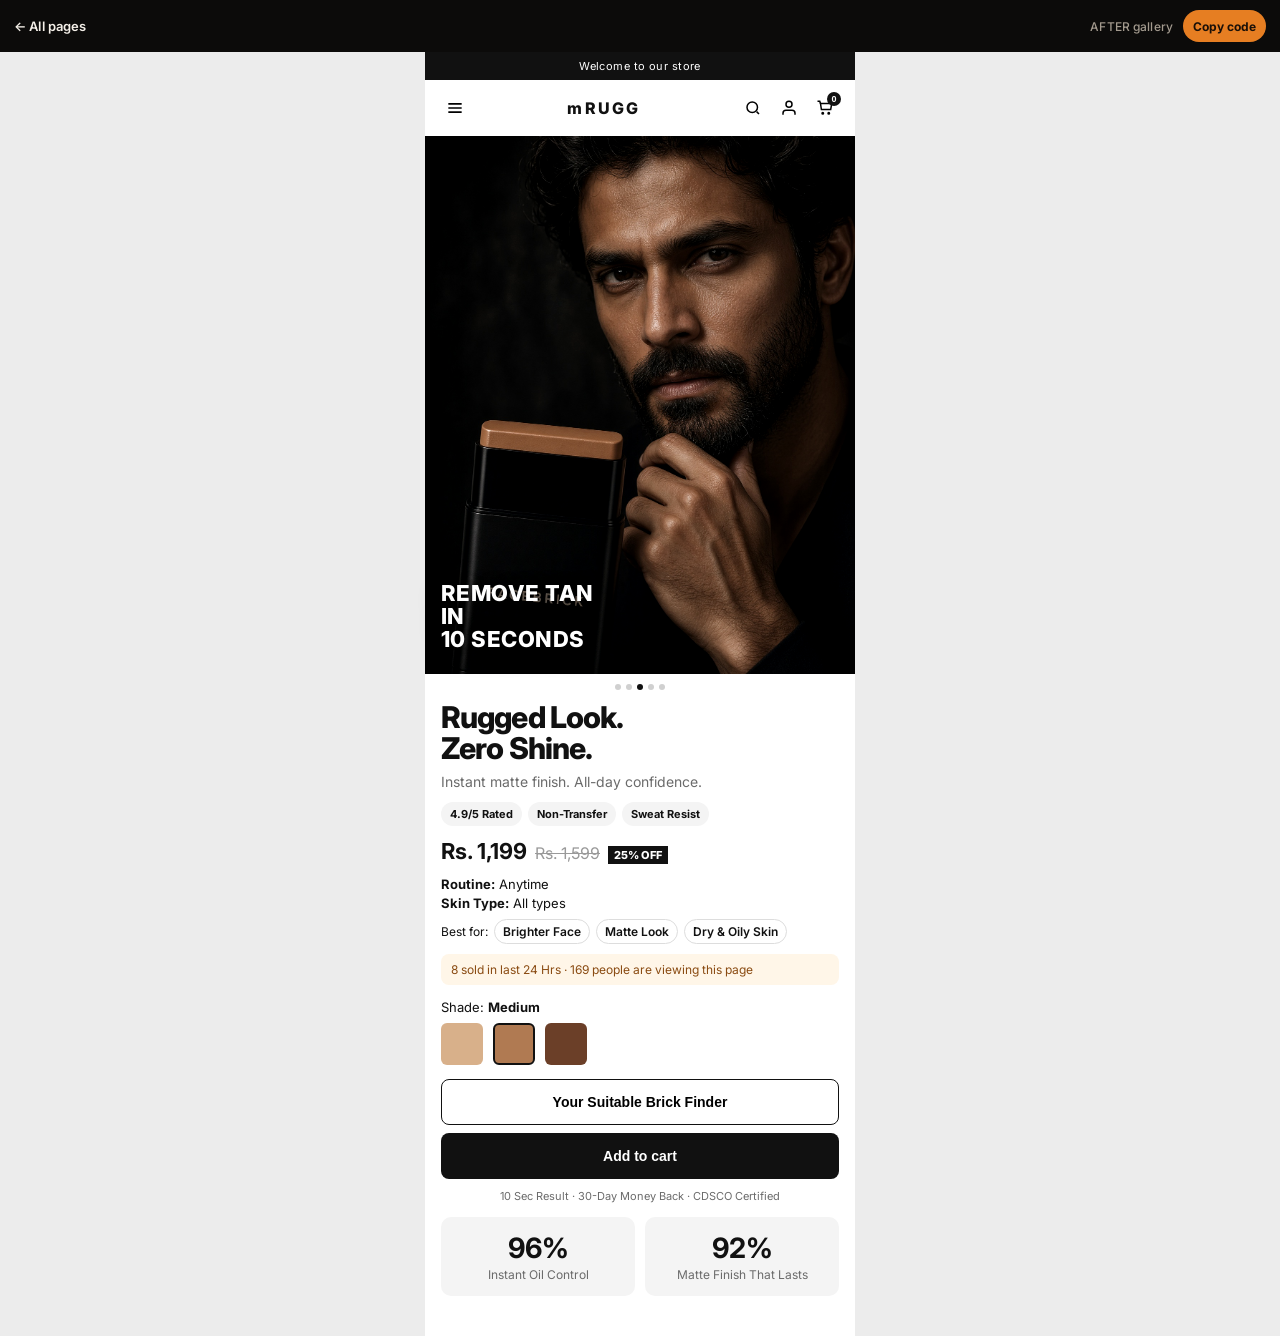
<file: public/pages/mrugg/index.html>
<!DOCTYPE html>
<html lang="en">
<head>
  <link rel="stylesheet" href="../_back.css" />
  <link rel="stylesheet" href="../_gate.css" />

  <meta charset="UTF-8" />
  <meta name="viewport" content="width=device-width, initial-scale=1.0, maximum-scale=1.0" />
  <title>FACEBRICK — Rugged Look. Zero Shine. | mRUGG</title>
  <link rel="preconnect" href="https://fonts.googleapis.com" />
  <link rel="preconnect" href="https://fonts.gstatic.com" crossorigin />
  <link href="https://fonts.googleapis.com/css2?family=Inter:wght@400;500;600;700;800&display=swap" rel="stylesheet" />
  <link rel="stylesheet" href="css/styles.css" />
</head>
<body>
  <a class="after-back" href="/">← All pages <span>AFTER gallery</span></a>

  <div class="phone">
    <div class="welcome">Welcome to our store</div>

    <header class="nav">
      <button class="ico" aria-label="Menu">
        <svg width="20" height="20" viewBox="0 0 24 24" fill="none" stroke="currentColor" stroke-width="2"><path d="M4 7h16M4 12h16M4 17h16"/></svg>
      </button>
      <a class="logo" href="#">mRUGG</a>
      <div class="nav-r">
        <button class="ico" aria-label="Search">
          <svg width="18" height="18" viewBox="0 0 24 24" fill="none" stroke="currentColor" stroke-width="2"><circle cx="11" cy="11" r="7"/><path d="M20 20l-3.2-3.2"/></svg>
        </button>
        <button class="ico" aria-label="Account">
          <svg width="18" height="18" viewBox="0 0 24 24" fill="none" stroke="currentColor" stroke-width="2"><path d="M20 21v-2a4 4 0 00-4-4H8a4 4 0 00-4 4v2"/><circle cx="12" cy="7" r="4"/></svg>
        </button>
        <button class="ico cart" aria-label="Cart">
          <svg width="18" height="18" viewBox="0 0 24 24" fill="none" stroke="currentColor" stroke-width="2"><path d="M6 6h15l-1.4 8H7.2L6 6z"/><path d="M6 6L5 3H2"/><circle cx="9" cy="19" r="1"/><circle cx="17" cy="19" r="1"/></svg>
          <span class="count" id="count">0</span>
        </button>
      </div>
    </header>

    <section class="hero">
      <img src="assets/hero.jpg" alt="mRUGG FACEBRICK" />
      <p>REMOVE TAN<br />IN<br />10 SECONDS</p>
    </section>

    <div class="dots"><i></i><i></i><i class="on"></i><i></i><i></i></div>

    <div class="pad">
      <h1>Rugged Look.<br />Zero Shine.</h1>
      <p class="sub">Instant matte finish. All-day confidence.</p>

      <div class="badges">
        <span>4.9/5 Rated</span>
        <span>Non-Transfer</span>
        <span>Sweat Resist</span>
      </div>

      <div class="price">
        <strong>Rs. 1,199</strong>
        <s>Rs. 1,599</s>
        <em>25% OFF</em>
      </div>

      <div class="meta">
        <p><b>Routine:</b> Anytime</p>
        <p><b>Skin Type:</b> All types</p>
      </div>

      <div class="best">
        <span>Best for:</span>
        <em>Brighter Face</em>
        <em>Matte Look</em>
        <em>Dry & Oily Skin</em>
      </div>

      <p class="live">8 sold in last 24 Hrs · 169 people are viewing this page</p>

      <div class="shade-label">Shade: <b id="shade">Medium</b></div>
      <div class="shades" id="shades">
        <button class="s1" data-name="Light" aria-label="Light"></button>
        <button class="s2 on" data-name="Medium" aria-label="Medium"></button>
        <button class="s3" data-name="Dark" aria-label="Dark"></button>
      </div>

      <button type="button" class="finder" id="finder">Your Suitable Brick Finder</button>
      <button type="button" class="add" id="add">Add to cart</button>

      <p class="ticks">10 Sec Result · 30-Day Money Back · CDSCO Certified</p>

      <div class="stats">
        <div><strong>96%</strong>Instant Oil Control</div>
        <div><strong>92%</strong>Matte Finish That Lasts</div>
      </div>
    </div>
  </div>

  <div class="sheet" id="sheet" hidden>
    <div class="sheet-card">
      <h3>Brick Finder</h3>
      <p>Pick the closest match to your jawline in daylight.</p>
      <div class="finder-row">
        <button type="button" data-name="Light">Light</button>
        <button type="button" data-name="Medium">Medium</button>
        <button type="button" data-name="Dark">Dark</button>
      </div>
      <button type="button" class="close" id="closeFinder">Use this shade</button>
    </div>
  </div>

  <div class="toast" id="toast"></div>
  <script src="js/main.js"></script>
  <script src="../_gate.js"></script>
</body>
</html>
</file>
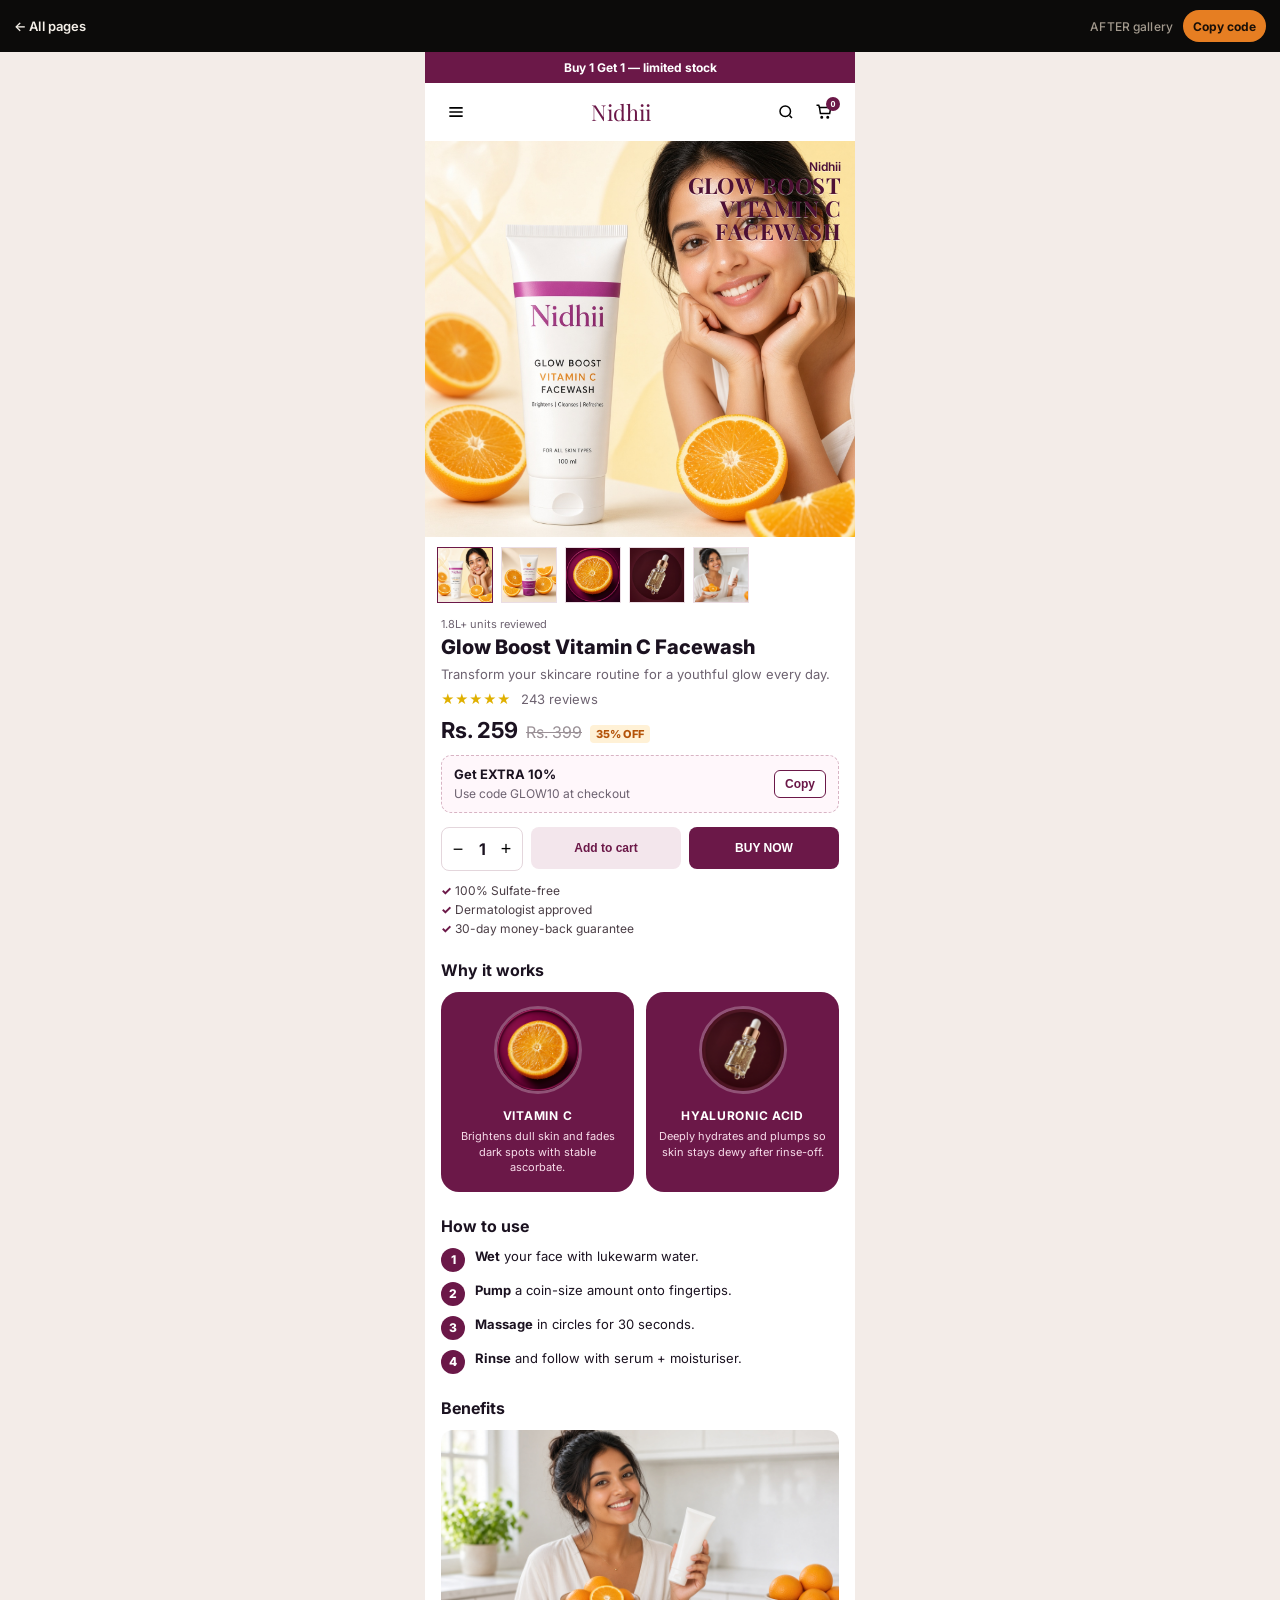
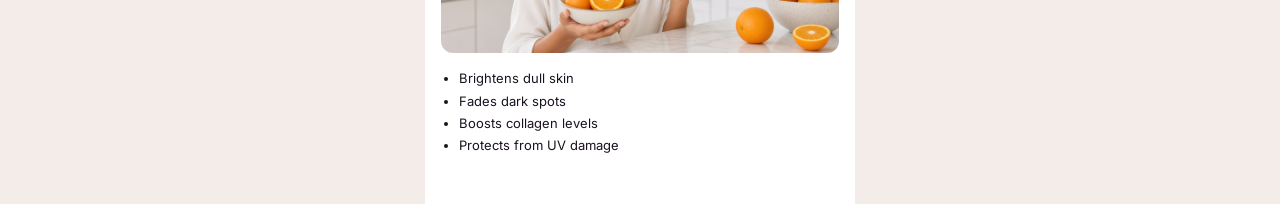
<file: public/pages/nidhii/index.html>
<!DOCTYPE html>
<html lang="en">
<head>
  <link rel="stylesheet" href="../_back.css" />
  <link rel="stylesheet" href="../_gate.css" />

  <meta charset="UTF-8" />
  <meta name="viewport" content="width=device-width, initial-scale=1.0, maximum-scale=1.0" />
  <title>Glow Boost Vitamin C Facewash | Nidhii Skincare</title>
  <link rel="preconnect" href="https://fonts.googleapis.com" />
  <link rel="preconnect" href="https://fonts.gstatic.com" crossorigin />
  <link href="https://fonts.googleapis.com/css2?family=Inter:wght@400;500;600;700;800&family=Playfair+Display:wght@600;700&display=swap" rel="stylesheet" />
  <link rel="stylesheet" href="css/styles.css" />
</head>
<body>
  <a class="after-back" href="/">← All pages <span>AFTER gallery</span></a>

  <div class="phone">
    <div class="topbar">Buy 1 Get 1 — limited stock</div>

    <header class="nav">
      <button class="ico" aria-label="Menu">
        <svg width="20" height="20" viewBox="0 0 24 24" fill="none" stroke="currentColor" stroke-width="2"><path d="M4 7h16M4 12h16M4 17h16"/></svg>
      </button>
      <a class="logo" href="#">Nidhii</a>
      <div class="nav-r">
        <button class="ico" aria-label="Search">
          <svg width="18" height="18" viewBox="0 0 24 24" fill="none" stroke="currentColor" stroke-width="2"><circle cx="11" cy="11" r="7"/><path d="M20 20l-3.2-3.2"/></svg>
        </button>
        <button class="ico cart" aria-label="Cart">
          <svg width="18" height="18" viewBox="0 0 24 24" fill="none" stroke="currentColor" stroke-width="2"><path d="M6 6h15l-1.4 8H7.2L6 6z"/><path d="M6 6L5 3H2"/><circle cx="9" cy="19" r="1"/><circle cx="17" cy="19" r="1"/></svg>
          <span class="count" id="count">0</span>
        </button>
      </div>
    </header>

    <section class="hero">
      <img id="hero" src="assets/hero.jpg" alt="Glow Boost Vitamin C Facewash" />
      <div class="hero-copy">
        <p>Nidhii</p>
        <h2>GLOW BOOST<br />VITAMIN C<br />FACEWASH</h2>
      </div>
    </section>

    <div class="thumbs" id="thumbs">
      <button class="on" data-src="assets/hero.jpg"><img src="assets/hero.jpg" alt="" /></button>
      <button data-src="assets/tube.jpg"><img src="assets/tube.jpg" alt="" /></button>
      <button data-src="assets/vitc.jpg"><img src="assets/vitc.jpg" alt="" /></button>
      <button data-src="assets/serum.jpg"><img src="assets/serum.jpg" alt="" /></button>
      <button data-src="assets/life.jpg"><img src="assets/life.jpg" alt="" /></button>
    </div>

    <div class="pad">
      <p class="sold">1.8L+ units reviewed</p>
      <h1>Glow Boost Vitamin C Facewash</h1>
      <p class="sub">Transform your skincare routine for a youthful glow every day.</p>
      <div class="rating">★★★★★ <span>243 reviews</span></div>

      <div class="price">
        <strong>Rs. 259</strong>
        <s>Rs. 399</s>
        <em>35% OFF</em>
      </div>

      <div class="offer">
        <div>
          <b>Get EXTRA 10%</b>
          <span>Use code GLOW10 at checkout</span>
        </div>
        <button type="button" id="copy">Copy</button>
      </div>

      <div class="cta-row">
        <div class="qty">
          <button type="button" id="minus">−</button>
          <span id="qty">1</span>
          <button type="button" id="plus">+</button>
        </div>
        <button type="button" class="add" id="add">Add to cart</button>
        <button type="button" class="buy" id="buy">BUY NOW</button>
      </div>

      <ul class="ticks">
        <li>100% Sulfate-free</li>
        <li>Dermatologist approved</li>
        <li>30-day money-back guarantee</li>
      </ul>
    </div>

    <section class="why">
      <h3>Why it works</h3>
      <div class="why-grid">
        <article>
          <img src="assets/vitc.jpg" alt="Vitamin C" />
          <h4>VITAMIN C</h4>
          <p>Brightens dull skin and fades dark spots with stable ascorbate.</p>
        </article>
        <article>
          <img src="assets/serum.jpg" alt="Hyaluronic acid" />
          <h4>HYALURONIC ACID</h4>
          <p>Deeply hydrates and plumps so skin stays dewy after rinse-off.</p>
        </article>
      </div>
    </section>

    <section class="how">
      <h3>How to use</h3>
      <ol>
        <li>
          <span>1</span>
          <div><b>Wet</b> your face with lukewarm water.</div>
        </li>
        <li>
          <span>2</span>
          <div><b>Pump</b> a coin-size amount onto fingertips.</div>
        </li>
        <li>
          <span>3</span>
          <div><b>Massage</b> in circles for 30 seconds.</div>
        </li>
        <li>
          <span>4</span>
          <div><b>Rinse</b> and follow with serum + moisturiser.</div>
        </li>
      </ol>
    </section>

    <section class="benefits">
      <h3>Benefits</h3>
      <img src="assets/life.jpg" alt="Glow results" />
      <ul>
        <li>Brightens dull skin</li>
        <li>Fades dark spots</li>
        <li>Boosts collagen levels</li>
        <li>Protects from UV damage</li>
      </ul>
    </section>
  </div>

  <div class="toast" id="toast"></div>
  <script src="js/main.js"></script>
  <script src="../_gate.js"></script>
</body>
</html>
</file>
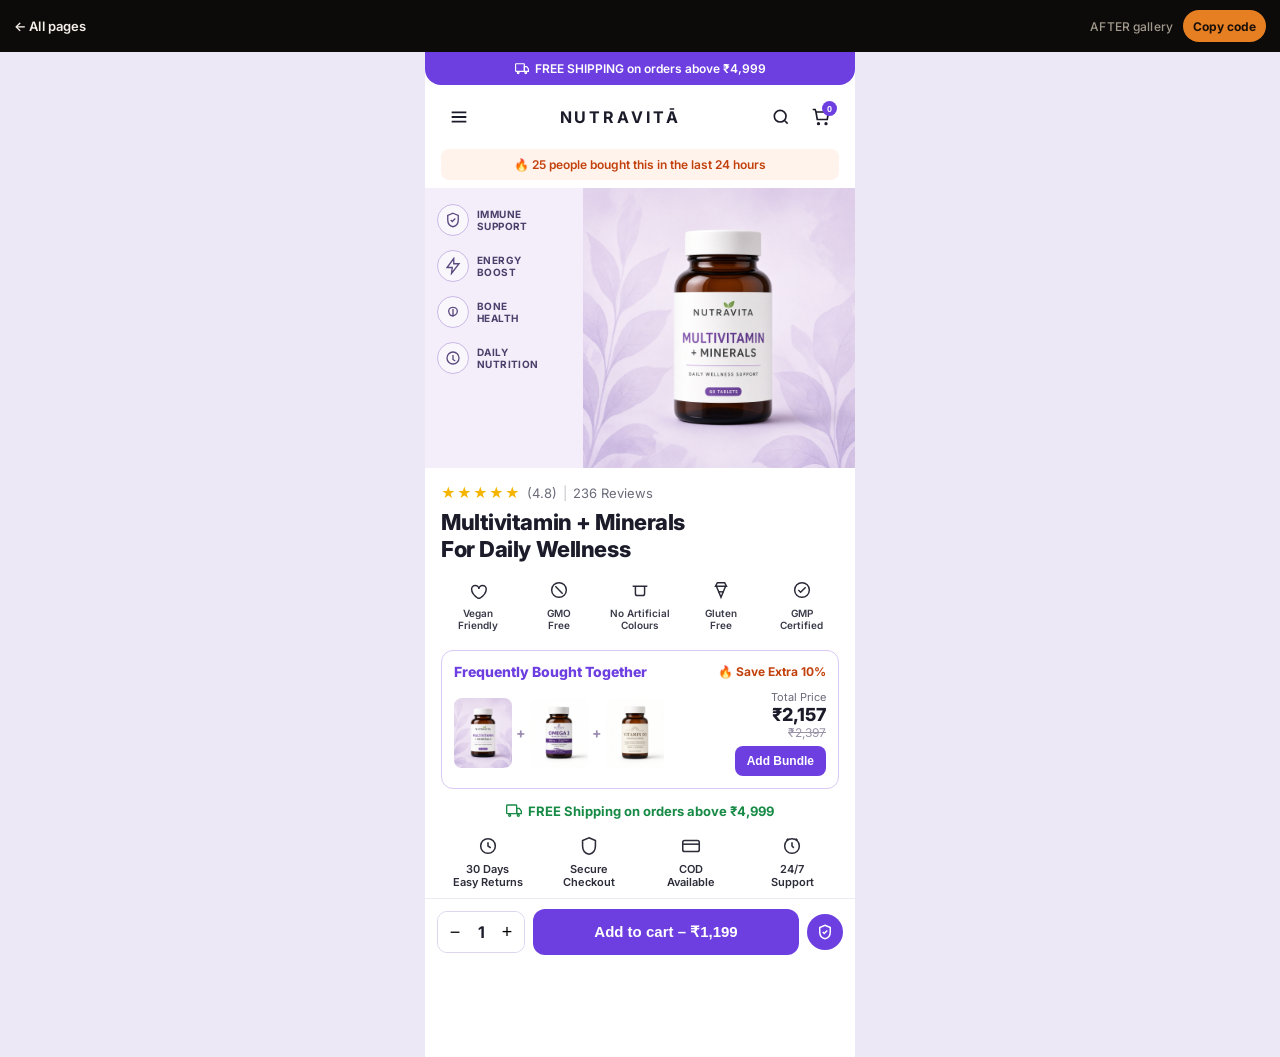
<file: public/pages/nutravita/index.html>
<!DOCTYPE html>
<html lang="en">
<head>
  <link rel="stylesheet" href="../_back.css" />
  <link rel="stylesheet" href="../_gate.css" />


  <meta charset="UTF-8" />
  <meta name="viewport" content="width=device-width, initial-scale=1.0, maximum-scale=1.0" />
  <title>Multivitamin + Minerals | Nutravitā</title>
  <link rel="preconnect" href="https://fonts.googleapis.com" />
  <link rel="preconnect" href="https://fonts.gstatic.com" crossorigin />
  <link href="https://fonts.googleapis.com/css2?family=Inter:wght@400;500;600;700;800&display=swap" rel="stylesheet" />
  <link rel="stylesheet" href="css/styles.css" />
</head>
<body>
  <a class="after-back" href="/">← All pages <span>AFTER gallery</span></a>

  <div class="phone">
    <div class="ship-bar">
      <svg viewBox="0 0 24 24" width="14" height="14" fill="none" stroke="currentColor" stroke-width="2"><rect x="1" y="3" width="15" height="13" rx="1"/><path d="M16 8h4l3 4v4h-7V8z"/><circle cx="5.5" cy="18.5" r="1.5"/><circle cx="18.5" cy="18.5" r="1.5"/></svg>
      FREE SHIPPING on orders above ₹4,999
    </div>

    <header class="nav">
      <button class="icon" aria-label="Menu">
        <svg width="22" height="22" viewBox="0 0 24 24" fill="none" stroke="currentColor" stroke-width="2"><path d="M4 7h16M4 12h16M4 17h16"/></svg>
      </button>
      <a class="logo" href="#">NUTRAVITĀ</a>
      <div class="nav-r">
        <button class="icon" aria-label="Search">
          <svg width="20" height="20" viewBox="0 0 24 24" fill="none" stroke="currentColor" stroke-width="2"><circle cx="11" cy="11" r="7"/><path d="M20 20l-3.5-3.5"/></svg>
        </button>
        <button class="icon cart" aria-label="Cart">
          <svg width="20" height="20" viewBox="0 0 24 24" fill="none" stroke="currentColor" stroke-width="2"><path d="M6 6h15l-1.5 9h-12z"/><path d="M6 6L5 3H2"/><circle cx="9" cy="20" r="1"/><circle cx="18" cy="20" r="1"/></svg>
          <span class="count" id="count">0</span>
        </button>
      </div>
    </header>

    <div class="bought">25 people bought this in the last 24 hours</div>

    <section class="hero">
      <ul class="benefits">
        <li>
          <span class="b-ico">
            <svg viewBox="0 0 24 24" width="18" height="18" fill="none" stroke="currentColor" stroke-width="1.8"><path d="M12 3l7 3v6c0 5-3.2 8.2-7 9-3.8-.8-7-4-7-9V6l7-3z"/><path d="M9 12l2 2 4-4"/></svg>
          </span>
          IMMUNE<br />SUPPORT
        </li>
        <li>
          <span class="b-ico">
            <svg viewBox="0 0 24 24" width="18" height="18" fill="none" stroke="currentColor" stroke-width="1.8"><path d="M13 2L4 14h7l-1 8 10-13h-7l0-7z"/></svg>
          </span>
          ENERGY<br />BOOST
        </li>
        <li>
          <span class="b-ico">
            <svg viewBox="0 0 24 24" width="18" height="18" fill="none" stroke="currentColor" stroke-width="1.8"><path d="M7 8c2-3 8-3 10 0 1 1.5 1 4 0 6-2 3-8 5-10 0-1-2-1-4.5 0-6z"/><path d="M12 8v10"/></svg>
          </span>
          BONE<br />HEALTH
        </li>
        <li>
          <span class="b-ico">
            <svg viewBox="0 0 24 24" width="18" height="18" fill="none" stroke="currentColor" stroke-width="1.8"><circle cx="12" cy="12" r="8"/><path d="M12 8v6l3 2"/></svg>
          </span>
          DAILY<br />NUTRITION
        </li>
      </ul>
      <img class="hero-img" src="assets/hero.jpg" alt="Nutravitā Multivitamin + Minerals 60 tablets" />
    </section>

    <div class="pad">
      <div class="rating">
        <span class="stars">★★★★★</span>
        <span>(4.8)</span>
        <span class="sep">|</span>
        <span>236 Reviews</span>
      </div>

      <h1>Multivitamin + Minerals<br />For Daily Wellness</h1>

      <div class="certs">
        <div>
          <svg viewBox="0 0 24 24" width="22" height="22" fill="none" stroke="currentColor" stroke-width="1.6"><path d="M12 21s-7-4.4-7-10a4 4 0 018 0 4 4 0 018 0c0 5.6-7 10-7 10z"/></svg>
          Vegan<br />Friendly
        </div>
        <div>
          <svg viewBox="0 0 24 24" width="22" height="22" fill="none" stroke="currentColor" stroke-width="1.6"><circle cx="12" cy="12" r="8"/><path d="M8 8l8 8"/></svg>
          GMO<br />Free
        </div>
        <div>
          <svg viewBox="0 0 24 24" width="22" height="22" fill="none" stroke="currentColor" stroke-width="1.6"><path d="M4 8h16M7 8v8a2 2 0 002 2h6a2 2 0 002-2V8"/><path d="M9 12h.01M15 12h.01"/></svg>
          No Artificial<br />Colours
        </div>
        <div>
          <svg viewBox="0 0 24 24" width="22" height="22" fill="none" stroke="currentColor" stroke-width="1.6"><path d="M8 4h8l2 4H6l2-4z"/><path d="M7 8l5 12 5-12"/><path d="M9 14h6"/></svg>
          Gluten<br />Free
        </div>
        <div>
          <svg viewBox="0 0 24 24" width="22" height="22" fill="none" stroke="currentColor" stroke-width="1.6"><circle cx="12" cy="12" r="8"/><path d="M8 12l2.5 2.5L16 9"/></svg>
          GMP<br />Certified
        </div>
      </div>

      <section class="fbt">
        <div class="fbt-head">
          <h2>Frequently Bought Together</h2>
          <span>Save Extra 10%</span>
        </div>
        <div class="fbt-row">
          <div class="fbt-items">
            <figure><img src="assets/hero.jpg" alt="Multivitamin" /></figure>
            <span>+</span>
            <figure><img src="assets/omega.jpg" alt="Omega 3" /></figure>
            <span>+</span>
            <figure><img src="assets/vitd.jpg" alt="Vitamin D3" /></figure>
          </div>
          <div class="fbt-price">
            <p>Total Price</p>
            <strong>₹2,157</strong>
            <s>₹2,397</s>
            <button type="button" id="bundle">Add Bundle</button>
          </div>
        </div>
      </section>

      <p class="free">
        <svg viewBox="0 0 24 24" width="16" height="16" fill="none" stroke="currentColor" stroke-width="2"><rect x="1" y="3" width="15" height="13" rx="1"/><path d="M16 8h4l3 4v4h-7V8z"/><circle cx="5.5" cy="18.5" r="1.5"/><circle cx="18.5" cy="18.5" r="1.5"/></svg>
        FREE Shipping on orders above ₹4,999
      </p>

      <div class="trust">
        <div>
          <svg viewBox="0 0 24 24" width="22" height="22" fill="none" stroke="currentColor" stroke-width="1.7"><circle cx="12" cy="12" r="8"/><path d="M12 8v4l3 2"/></svg>
          30 Days<br />Easy Returns
        </div>
        <div>
          <svg viewBox="0 0 24 24" width="22" height="22" fill="none" stroke="currentColor" stroke-width="1.7"><path d="M12 3l7 3v6c0 5-3.2 8.2-7 9-3.8-.8-7-4-7-9V6l7-3z"/></svg>
          Secure<br />Checkout
        </div>
        <div>
          <svg viewBox="0 0 24 24" width="22" height="22" fill="none" stroke="currentColor" stroke-width="1.7"><rect x="3" y="6" width="18" height="12" rx="2"/><path d="M3 10h18"/></svg>
          COD<br />Available
        </div>
        <div>
          <svg viewBox="0 0 24 24" width="22" height="22" fill="none" stroke="currentColor" stroke-width="1.7"><circle cx="12" cy="12" r="8"/><path d="M12 8v4l2 2"/><path d="M8 4l-2 2M16 4l2 2"/></svg>
          24/7<br />Support
        </div>
      </div>
    </div>

    <div class="sticky">
      <div class="qty">
        <button type="button" id="minus">−</button>
        <span id="qty">1</span>
        <button type="button" id="plus">+</button>
      </div>
      <button type="button" class="add" id="add">Add to cart – ₹<span id="price">1,199</span></button>
      <span class="secure" aria-hidden="true">
        <svg viewBox="0 0 24 24" width="18" height="18" fill="none" stroke="currentColor" stroke-width="2"><path d="M12 3l7 3v6c0 5-3.2 8.2-7 9-3.8-.8-7-4-7-9V6l7-3z"/><path d="M9 12l2 2 4-4"/></svg>
      </span>
    </div>
  </div>

  <div class="toast" id="toast"></div>
  <script src="js/main.js"></script>
  <script src="../_gate.js"></script>
</body>
</html>
</file>
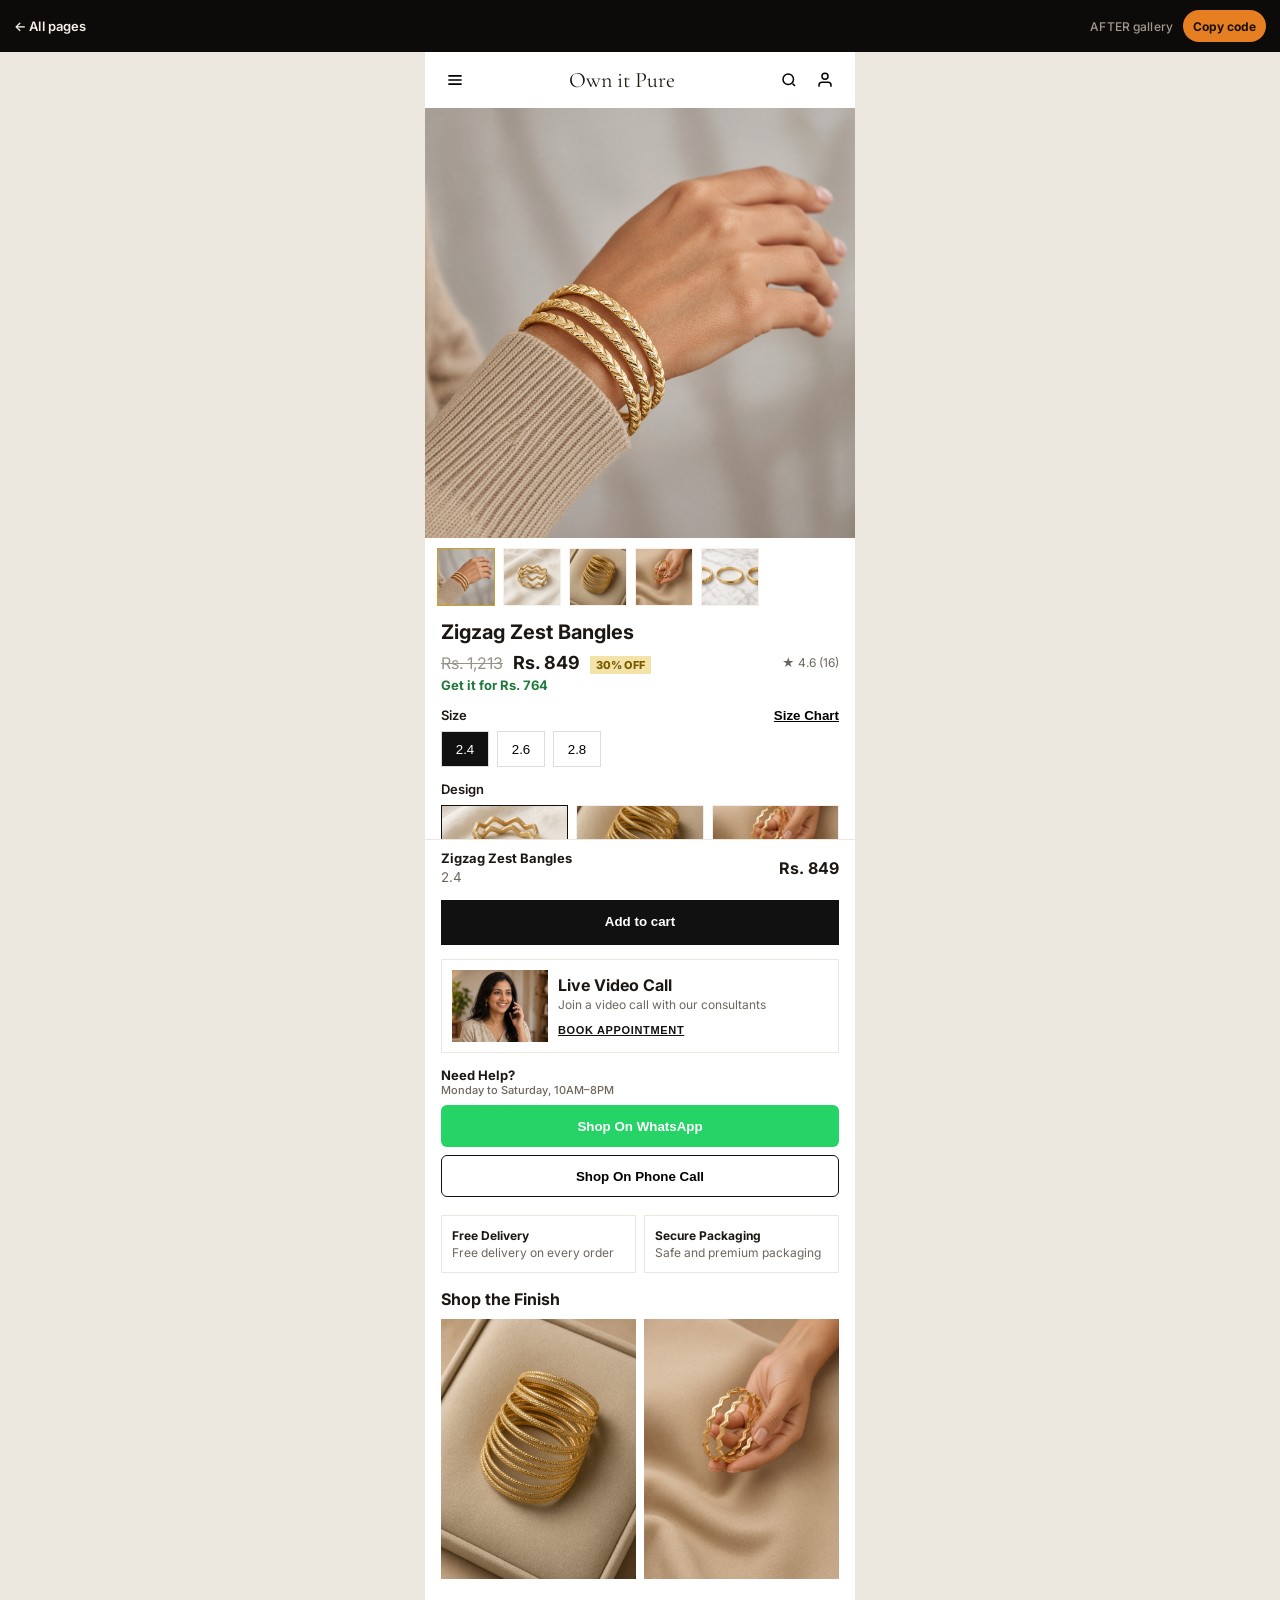
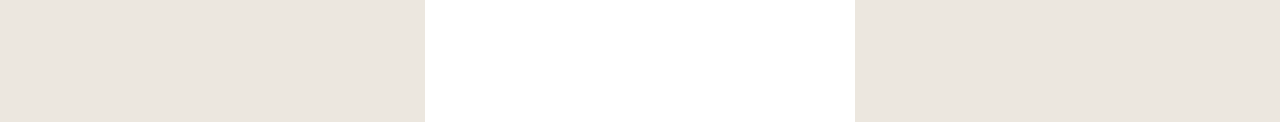
<file: public/pages/ownitpure/index.html>
<!DOCTYPE html>
<html lang="en">
<head>
  <link rel="stylesheet" href="../_back.css" />
  <link rel="stylesheet" href="../_gate.css" />

  <meta charset="UTF-8" />
  <meta name="viewport" content="width=device-width, initial-scale=1.0, maximum-scale=1.0" />
  <title>Zigzag Zest Bangles | Own it Pure</title>
  <link rel="preconnect" href="https://fonts.googleapis.com" />
  <link rel="preconnect" href="https://fonts.gstatic.com" crossorigin />
  <link href="https://fonts.googleapis.com/css2?family=Cormorant+Garamond:wght@500;600;700&family=Inter:wght@400;500;600;700;800&display=swap" rel="stylesheet" />
  <link rel="stylesheet" href="css/styles.css" />
</head>
<body>
  <a class="after-back" href="/">← All pages <span>AFTER gallery</span></a>

  <div class="phone">
    <header class="nav">
      <button class="ico" aria-label="Menu">
        <svg width="20" height="20" viewBox="0 0 24 24" fill="none" stroke="currentColor" stroke-width="2"><path d="M4 7h16M4 12h16M4 17h16"/></svg>
      </button>
      <a class="logo" href="#">Own it Pure</a>
      <div class="nav-r">
        <button class="ico" aria-label="Search">
          <svg width="18" height="18" viewBox="0 0 24 24" fill="none" stroke="currentColor" stroke-width="2"><circle cx="11" cy="11" r="7"/><path d="M20 20l-3.2-3.2"/></svg>
        </button>
        <button class="ico" aria-label="Account">
          <svg width="18" height="18" viewBox="0 0 24 24" fill="none" stroke="currentColor" stroke-width="2"><path d="M20 21v-2a4 4 0 00-4-4H8a4 4 0 00-4 4v2"/><circle cx="12" cy="7" r="4"/></svg>
        </button>
      </div>
    </header>

    <img class="hero" id="hero" src="assets/hero.jpg" alt="Zigzag Zest Bangles" />

    <div class="thumbs" id="thumbs">
      <button class="on" data-src="assets/hero.jpg"><img src="assets/hero.jpg" alt="" /></button>
      <button data-src="assets/pair.jpg"><img src="assets/pair.jpg" alt="" /></button>
      <button data-src="assets/stack.jpg"><img src="assets/stack.jpg" alt="" /></button>
      <button data-src="assets/hand.jpg"><img src="assets/hand.jpg" alt="" /></button>
      <button data-src="assets/designs.jpg"><img src="assets/designs.jpg" alt="" /></button>
    </div>

    <div class="pad">
      <h1>Zigzag Zest Bangles</h1>
      <div class="price-row">
        <div>
          <s>Rs. 1,213</s>
          <strong>Rs. 849</strong>
          <em>30% OFF</em>
        </div>
        <span class="stars">★ 4.6 (16)</span>
      </div>
      <p class="deal">Get it for Rs. 764</p>

      <div class="row">
        <span>Size</span>
        <button type="button" class="link" id="chart">Size Chart</button>
      </div>
      <div class="sizes" id="sizes">
        <button class="on">2.4</button>
        <button>2.6</button>
        <button>2.8</button>
      </div>

      <p class="label">Design</p>
      <div class="designs" id="designs">
        <button class="on" data-src="assets/pair.jpg"><img src="assets/pair.jpg" alt="Zigzag" /></button>
        <button data-src="assets/stack.jpg"><img src="assets/stack.jpg" alt="Stack" /></button>
        <button data-src="assets/hand.jpg"><img src="assets/hand.jpg" alt="Hold" /></button>
      </div>

      <button type="button" class="add" id="add">Add to cart</button>

      <article class="live">
        <img src="assets/call.jpg" alt="Live video call" />
        <div>
          <b>Live Video Call</b>
          <p>Join a video call with our consultants</p>
          <button type="button" id="book">BOOK APPOINTMENT</button>
        </div>
      </article>

      <p class="need">Need Help? <span>Monday to Saturday, 10AM–8PM</span></p>
      <button type="button" class="wa" id="wa">Shop On WhatsApp</button>
      <button type="button" class="phone-btn" id="call">Shop On Phone Call</button>

      <div class="trust">
        <div><b>Free Delivery</b>Free delivery on every order</div>
        <div><b>Secure Packaging</b>Safe and premium packaging</div>
      </div>

      <h3>Shop the Finish</h3>
      <div class="finish">
        <img src="assets/stack.jpg" alt="Stacked finish" />
        <img src="assets/hand.jpg" alt="On wrist" />
      </div>
    </div>

    <div class="sticky">
      <div>
        <p>Zigzag Zest Bangles</p>
        <small id="stickySize">2.4</small>
      </div>
      <strong>Rs. 849</strong>
    </div>
  </div>

  <div class="sheet" id="sheet" hidden>
    <div class="sheet-card">
      <h3>Bangle size chart</h3>
      <table>
        <tr><th>Size</th><th>Inner dia (in)</th></tr>
        <tr><td>2.4</td><td>2.4</td></tr>
        <tr><td>2.6</td><td>2.6</td></tr>
        <tr><td>2.8</td><td>2.8</td></tr>
      </table>
      <button type="button" id="closeChart">Close</button>
    </div>
  </div>

  <div class="toast" id="toast"></div>
  <script src="js/main.js"></script>
  <script src="../_gate.js"></script>
</body>
</html>
</file>
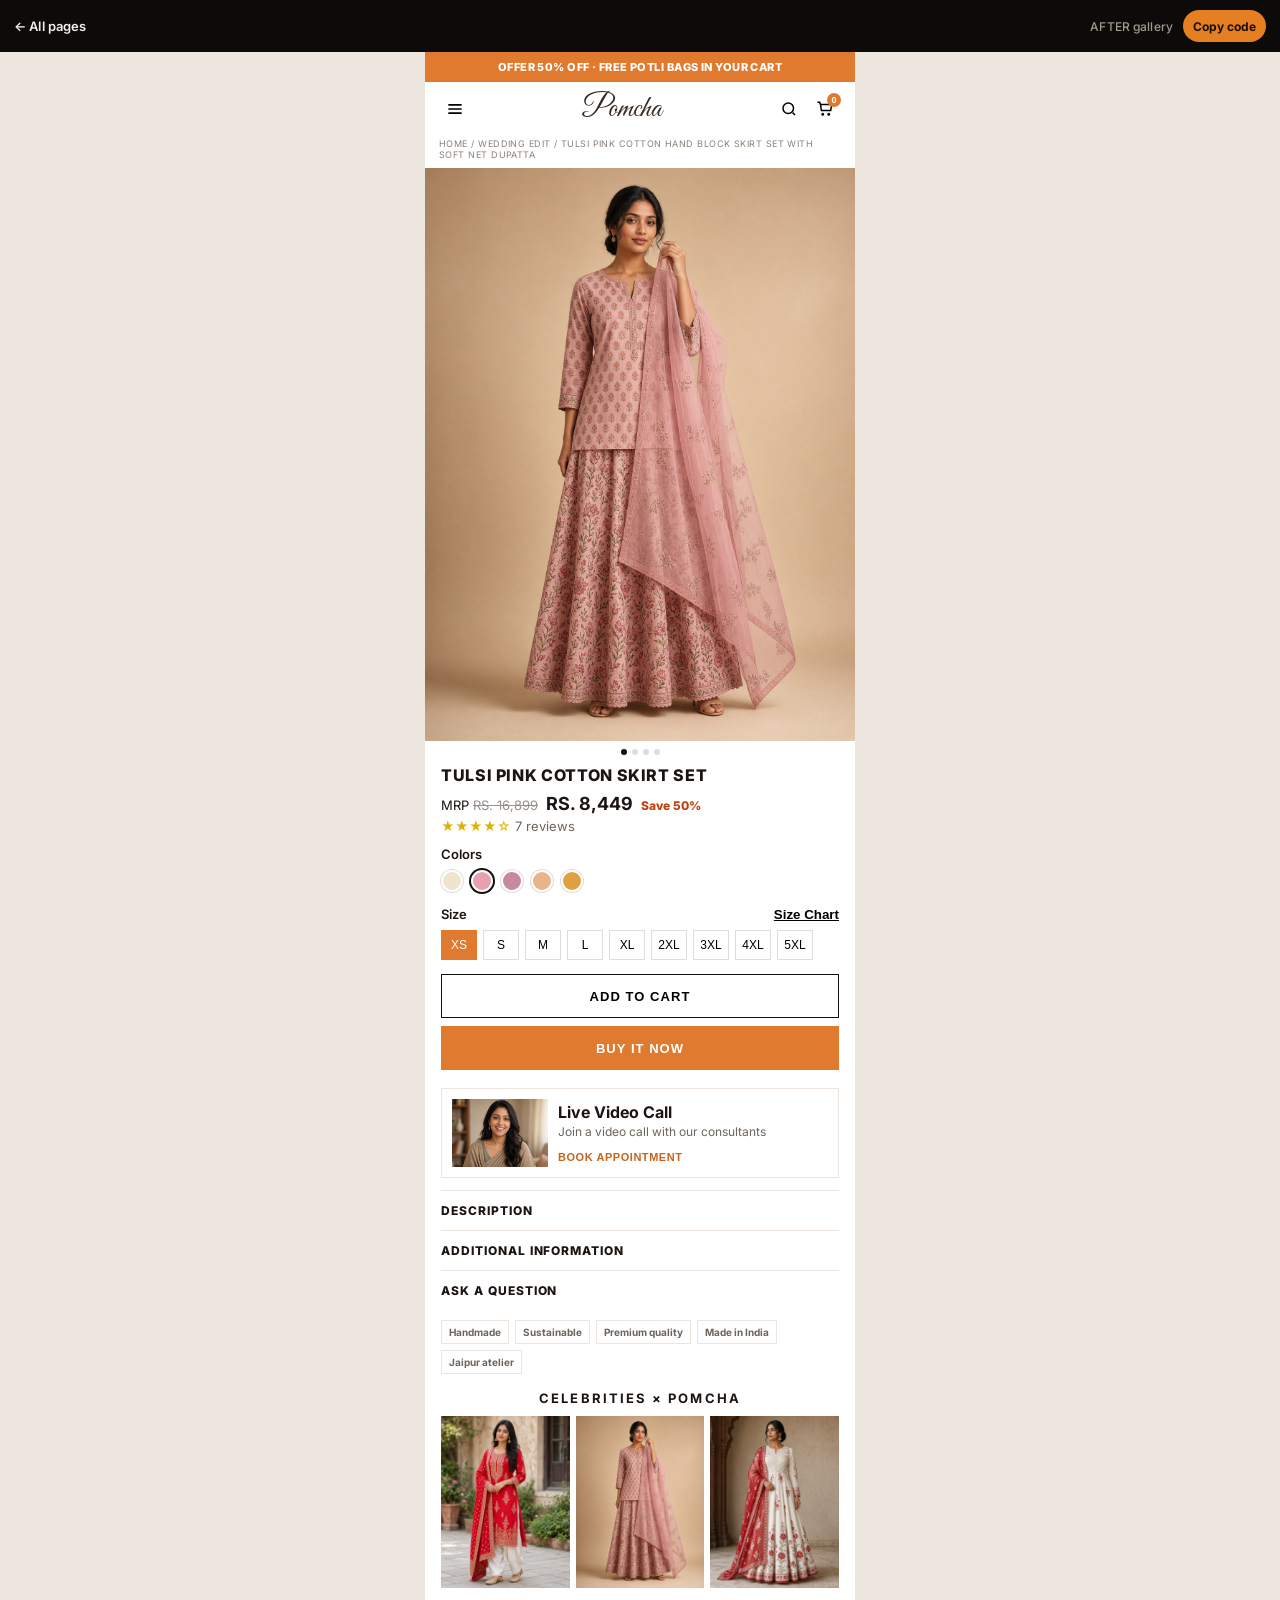
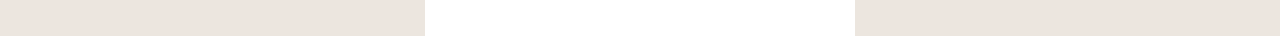
<file: public/pages/pomcha/index.html>
<!DOCTYPE html>
<html lang="en">
<head>
  <link rel="stylesheet" href="../_back.css" />
  <link rel="stylesheet" href="../_gate.css" />

  <meta charset="UTF-8" />
  <meta name="viewport" content="width=device-width, initial-scale=1.0, maximum-scale=1.0" />
  <title>Tulsi Pink Cotton Skirt Set | Pomcha</title>
  <link rel="preconnect" href="https://fonts.googleapis.com" />
  <link rel="preconnect" href="https://fonts.gstatic.com" crossorigin />
  <link href="https://fonts.googleapis.com/css2?family=Great+Vibes&family=Inter:wght@400;500;600;700;800&display=swap" rel="stylesheet" />
  <link rel="stylesheet" href="css/styles.css" />
</head>
<body>
  <a class="after-back" href="/">← All pages <span>AFTER gallery</span></a>

  <div class="phone">
    <div class="ticker">OFFER 50% OFF · FREE POTLI BAGS IN YOUR CART</div>

    <header class="nav">
      <button class="ico" aria-label="Menu">
        <svg width="20" height="20" viewBox="0 0 24 24" fill="none" stroke="currentColor" stroke-width="2"><path d="M4 7h16M4 12h16M4 17h16"/></svg>
      </button>
      <a class="logo" href="#">Pomcha</a>
      <div class="nav-r">
        <button class="ico" aria-label="Search">
          <svg width="18" height="18" viewBox="0 0 24 24" fill="none" stroke="currentColor" stroke-width="2"><circle cx="11" cy="11" r="7"/><path d="M20 20l-3.2-3.2"/></svg>
        </button>
        <button class="ico cart" aria-label="Cart">
          <svg width="18" height="18" viewBox="0 0 24 24" fill="none" stroke="currentColor" stroke-width="2"><path d="M6 6h15l-1.4 8H7.2L6 6z"/><path d="M6 6L5 3H2"/><circle cx="9" cy="19" r="1"/><circle cx="17" cy="19" r="1"/></svg>
          <span class="count" id="count">0</span>
        </button>
      </div>
    </header>

    <nav class="crumb">HOME / WEDDING EDIT / TULSI PINK COTTON HAND BLOCK SKIRT SET WITH SOFT NET DUPATTA</nav>

    <img class="hero" id="hero" src="assets/hero.jpg" alt="Tulsi Pink Cotton Skirt Set" />
    <div class="dots"><i class="on"></i><i></i><i></i><i></i></div>

    <div class="pad">
      <h1>TULSI PINK COTTON SKIRT SET</h1>
      <div class="price">
        <span>MRP <s>RS. 16,899</s></span>
        <strong>RS. 8,449</strong>
        <em>Save 50%</em>
      </div>
      <div class="rating">★★★★☆ <span>7 reviews</span></div>

      <p class="label">Colors</p>
      <div class="colors" id="colors">
        <button class="cream" data-src="assets/peach.jpg"></button>
        <button class="pink on" data-src="assets/hero.jpg"></button>
        <button class="mauve" data-src="assets/peach.jpg"></button>
        <button class="peach" data-src="assets/peach.jpg"></button>
        <button class="gold" data-src="assets/celeb-red.jpg"></button>
      </div>

      <div class="row">
        <span>Size</span>
        <button type="button" class="link" id="chart">Size Chart</button>
      </div>
      <div class="sizes" id="sizes">
        <button class="on">XS</button><button>S</button><button>M</button><button>L</button><button>XL</button><button>2XL</button><button>3XL</button><button>4XL</button><button>5XL</button>
      </div>

      <button type="button" class="add" id="add">ADD TO CART</button>
      <button type="button" class="buy" id="buy">BUY IT NOW</button>

      <article class="live">
        <img src="assets/call.jpg" alt="Live video call" />
        <div>
          <b>Live Video Call</b>
          <p>Join a video call with our consultants</p>
          <button type="button" id="book">BOOK APPOINTMENT</button>
        </div>
      </article>

      <details class="acc">
        <summary>DESCRIPTION</summary>
        <p>Cotton hand-block print kurta and flared skirt with a soft net dupatta, lace border and gotta work. Festive, breathable, made in Jaipur.</p>
      </details>
      <details class="acc">
        <summary>ADDITIONAL INFORMATION</summary>
        <p>SKU PJS1109-1 · Net quantity 1N · Dry clean · Manufactured by Pomcha, Jaipur.</p>
      </details>
      <details class="acc">
        <summary>ASK A QUESTION</summary>
        <p>Write to support@pomchajaipur.com or book a live call above.</p>
      </details>

      <div class="trust">
        <span>Handmade</span>
        <span>Sustainable</span>
        <span>Premium quality</span>
        <span>Made in India</span>
        <span>Jaipur atelier</span>
      </div>

      <h3>CELEBRITIES × POMCHA</h3>
      <div class="celebs">
        <img src="assets/celeb-red.jpg" alt="Red set" />
        <img src="assets/hero.jpg" alt="Pink set" />
        <img src="assets/celeb-white.jpg" alt="White floral" />
      </div>
    </div>
  </div>

  <div class="sheet" id="sheet" hidden>
    <div class="sheet-card">
      <h3>Size chart (inches)</h3>
      <table>
        <tr><th>Size</th><th>Bust</th><th>Waist</th></tr>
        <tr><td>XS</td><td>32</td><td>26</td></tr>
        <tr><td>S</td><td>34</td><td>28</td></tr>
        <tr><td>M</td><td>36</td><td>30</td></tr>
        <tr><td>L</td><td>38</td><td>32</td></tr>
        <tr><td>XL</td><td>40</td><td>34</td></tr>
      </table>
      <button type="button" id="closeChart">Close</button>
    </div>
  </div>

  <div class="toast" id="toast"></div>
  <script src="js/main.js"></script>
  <script src="../_gate.js"></script>
</body>
</html>
</file>
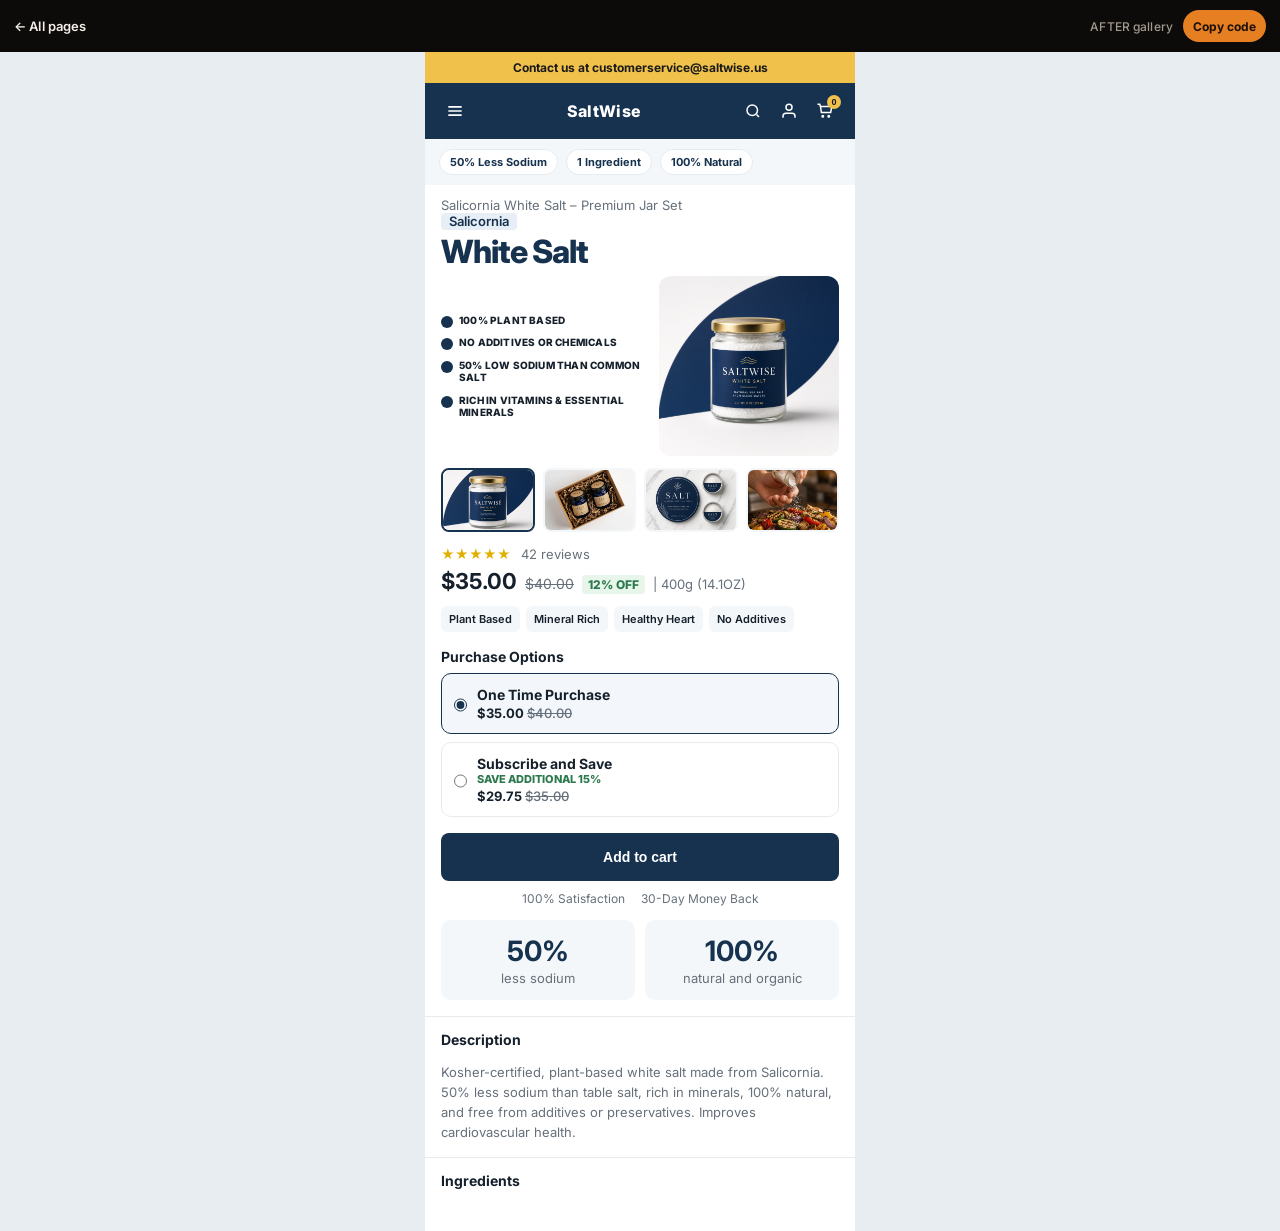
<file: public/pages/saltwise/index.html>
<!DOCTYPE html>
<html lang="en">
<head>
  <link rel="stylesheet" href="../_back.css" />
  <link rel="stylesheet" href="../_gate.css" />

  <meta charset="UTF-8" />
  <meta name="viewport" content="width=device-width, initial-scale=1.0, maximum-scale=1.0" />
  <title>Salicornia White Salt – Premium Jar Set | SaltWise</title>
  <link rel="preconnect" href="https://fonts.googleapis.com" />
  <link rel="preconnect" href="https://fonts.gstatic.com" crossorigin />
  <link href="https://fonts.googleapis.com/css2?family=Inter:wght@400;500;600;700;800&display=swap" rel="stylesheet" />
  <link rel="stylesheet" href="css/styles.css" />
</head>
<body>
  <a class="after-back" href="/">← All pages <span>AFTER gallery</span></a>

  <div class="phone">
    <div class="contact">Contact us at customerservice@saltwise.us</div>

    <header class="nav">
      <button class="ico" aria-label="Menu">
        <svg width="20" height="20" viewBox="0 0 24 24" fill="none" stroke="currentColor" stroke-width="2"><path d="M4 7h16M4 12h16M4 17h16"/></svg>
      </button>
      <a class="logo" href="#">SaltWise</a>
      <div class="nav-r">
        <button class="ico" aria-label="Search">
          <svg width="18" height="18" viewBox="0 0 24 24" fill="none" stroke="currentColor" stroke-width="2"><circle cx="11" cy="11" r="7"/><path d="M20 20l-3.2-3.2"/></svg>
        </button>
        <button class="ico" aria-label="Account">
          <svg width="18" height="18" viewBox="0 0 24 24" fill="none" stroke="currentColor" stroke-width="2"><path d="M20 21v-2a4 4 0 00-4-4H8a4 4 0 00-4 4v2"/><circle cx="12" cy="7" r="4"/></svg>
        </button>
        <button class="ico cart" aria-label="Cart">
          <svg width="18" height="18" viewBox="0 0 24 24" fill="none" stroke="currentColor" stroke-width="2"><path d="M6 6h15l-1.4 8H7.2L6 6z"/><path d="M6 6L5 3H2"/><circle cx="9" cy="19" r="1"/><circle cx="17" cy="19" r="1"/></svg>
          <span class="count" id="count">0</span>
        </button>
      </div>
    </header>

    <div class="pills">
      <span>50% Less Sodium</span>
      <span>1 Ingredient</span>
      <span>100% Natural</span>
    </div>

    <p class="kicker">Salicornia White Salt – Premium Jar Set</p>
    <h1><small>Salicornia</small>White Salt</h1>

    <section class="hero">
      <ul class="benefits">
        <li>100% PLANT BASED</li>
        <li>NO ADDITIVES OR CHEMICALS</li>
        <li>50% LOW SODIUM THAN COMMON SALT</li>
        <li>RICH IN VITAMINS & ESSENTIAL MINERALS</li>
      </ul>
      <img id="hero" src="assets/jar.jpg" alt="SaltWise White Salt jar" />
    </section>

    <div class="thumbs" id="thumbs">
      <button class="on" data-src="assets/jar.jpg"><img src="assets/jar.jpg" alt="" /></button>
      <button data-src="assets/box.jpg"><img src="assets/box.jpg" alt="" /></button>
      <button data-src="assets/tins.jpg"><img src="assets/tins.jpg" alt="" /></button>
      <button data-src="assets/use.jpg"><img src="assets/use.jpg" alt="" /></button>
    </div>

    <div class="pad">
      <div class="rating">★★★★★ <span>42 reviews</span></div>
      <div class="price">
        <strong id="price">$35.00</strong>
        <s id="mrp">$40.00</s>
        <em>12% OFF</em>
        <span class="wt">| 400g (14.1OZ)</span>
      </div>

      <div class="certs">
        <span>Plant Based</span>
        <span>Mineral Rich</span>
        <span>Healthy Heart</span>
        <span>No Additives</span>
      </div>

      <h3>Purchase Options</h3>
      <label class="opt on" data-price="35.00" data-mrp="40.00">
        <input type="radio" name="buy" checked />
        <div>
          <b>One Time Purchase</b>
          <p>$35.00 <s>$40.00</s></p>
        </div>
      </label>
      <label class="opt" data-price="29.75" data-mrp="35.00">
        <input type="radio" name="buy" />
        <div>
          <b>Subscribe and Save</b>
          <em>SAVE ADDITIONAL 15%</em>
          <p>$29.75 <s>$35.00</s></p>
        </div>
      </label>

      <button type="button" class="add" id="add">Add to cart</button>
      <div class="guar">
        <span>100% Satisfaction</span>
        <span>30-Day Money Back</span>
      </div>

      <div class="stats">
        <div><strong>50%</strong>less sodium</div>
        <div><strong>100%</strong>natural and organic</div>
      </div>
    </div>

    <details class="acc" open>
      <summary>Description</summary>
      <p>Kosher-certified, plant-based white salt made from Salicornia. 50% less sodium than table salt, rich in minerals, 100% natural, and free from additives or preservatives. Improves cardiovascular health.</p>
    </details>
    <details class="acc">
      <summary>Ingredients</summary>
      <p>100% Salicornia (sea asparagus) — sun-dried, no anti-caking agents, no iodine additives.</p>
      <img src="assets/plant.jpg" alt="Salicornia plant" />
    </details>
  </div>

  <div class="toast" id="toast"></div>
  <script src="js/main.js"></script>
  <script src="../_gate.js"></script>
</body>
</html>
</file>
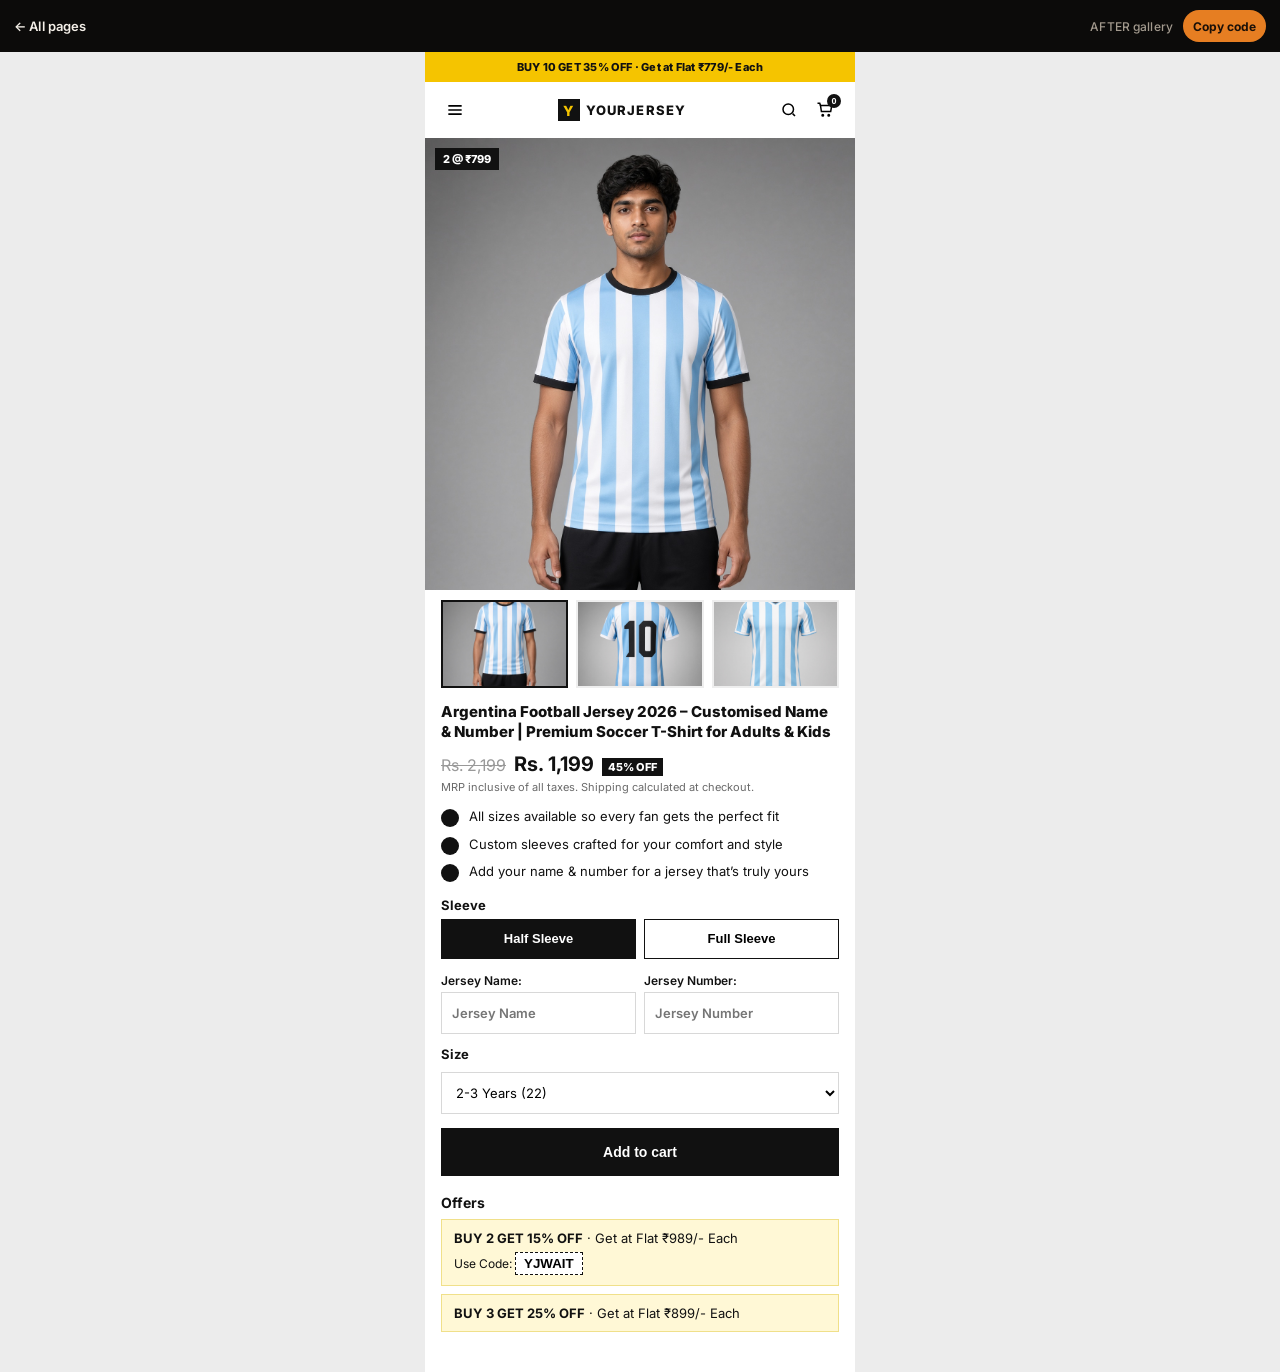
<file: public/pages/yourjersey/index.html>
<!DOCTYPE html>
<html lang="en">
<head>
  <link rel="stylesheet" href="../_back.css" />
  <link rel="stylesheet" href="../_gate.css" />

  <meta charset="UTF-8" />
  <meta name="viewport" content="width=device-width, initial-scale=1.0, maximum-scale=1.0" />
  <title>Argentina Football Jersey 2026 | YourJersey</title>
  <link rel="preconnect" href="https://fonts.googleapis.com" />
  <link rel="preconnect" href="https://fonts.gstatic.com" crossorigin />
  <link href="https://fonts.googleapis.com/css2?family=Inter:wght@400;500;600;700;800&display=swap" rel="stylesheet" />
  <link rel="stylesheet" href="css/styles.css" />
</head>
<body>
  <a class="after-back" href="/">← All pages <span>AFTER gallery</span></a>

  <div class="phone">
    <div class="dealbar">BUY 10 GET 35% OFF · Get at Flat ₹779/- Each</div>

    <header class="nav">
      <button class="ico" aria-label="Menu">
        <svg width="20" height="20" viewBox="0 0 24 24" fill="none" stroke="currentColor" stroke-width="2"><path d="M4 7h16M4 12h16M4 17h16"/></svg>
      </button>
      <a class="logo" href="#"><span>Y</span> YOURJERSEY</a>
      <div class="nav-r">
        <button class="ico" aria-label="Search">
          <svg width="18" height="18" viewBox="0 0 24 24" fill="none" stroke="currentColor" stroke-width="2"><circle cx="11" cy="11" r="7"/><path d="M20 20l-3.2-3.2"/></svg>
        </button>
        <button class="ico cart" aria-label="Cart">
          <svg width="18" height="18" viewBox="0 0 24 24" fill="none" stroke="currentColor" stroke-width="2"><path d="M6 6h15l-1.4 8H7.2L6 6z"/><path d="M6 6L5 3H2"/><circle cx="9" cy="19" r="1"/><circle cx="17" cy="19" r="1"/></svg>
          <span class="count" id="count">0</span>
        </button>
      </div>
    </header>

    <section class="hero">
      <img id="hero" src="assets/hero.jpg" alt="Argentina Football Jersey 2026" />
      <span class="tag">2 @ ₹799</span>
    </section>

    <div class="thumbs" id="thumbs">
      <button class="on" data-src="assets/hero.jpg"><img src="assets/hero.jpg" alt="" /></button>
      <button data-src="assets/back.jpg"><img src="assets/back.jpg" alt="" /></button>
      <button data-src="assets/flat.jpg"><img src="assets/flat.jpg" alt="" /></button>
    </div>

    <div class="pad">
      <h1>Argentina Football Jersey 2026 – Customised Name & Number | Premium Soccer T-Shirt for Adults & Kids</h1>

      <div class="price">
        <s>Rs. 2,199</s>
        <strong>Rs. 1,199</strong>
        <em>45% OFF</em>
      </div>
      <p class="tax">MRP inclusive of all taxes. Shipping calculated at checkout.</p>

      <ul class="points">
        <li>All sizes available so every fan gets the perfect fit</li>
        <li>Custom sleeves crafted for your comfort and style</li>
        <li>Add your name & number for a jersey that’s truly yours</li>
      </ul>

      <p class="label">Sleeve</p>
      <div class="sleeve" id="sleeve">
        <button class="on">Half Sleeve</button>
        <button>Full Sleeve</button>
      </div>

      <div class="fields">
        <label>Jersey Name:
          <input id="jname" type="text" placeholder="Jersey Name" maxlength="16" />
        </label>
        <label>Jersey Number:
          <input id="jnum" type="text" inputmode="numeric" placeholder="Jersey Number" maxlength="2" />
        </label>
      </div>

      <label class="label" for="size">Size</label>
      <select id="size">
        <option>2-3 Years (22)</option>
        <option>4-5 Years (24)</option>
        <option>6-7 Years (26)</option>
        <option>S (38)</option>
        <option>M (40)</option>
        <option>L (42)</option>
        <option>XL (44)</option>
        <option>2XL (46)</option>
      </select>

      <button type="button" class="add" id="add">Add to cart</button>

      <h3>Offers</h3>
      <div class="offers">
        <article>
          <p><b>BUY 2 GET 15% OFF</b> · Get at Flat ₹989/- Each</p>
          <div class="code">Use Code: <button type="button" data-code="YJWAIT">YJWAIT</button></div>
        </article>
        <article>
          <p><b>BUY 3 GET 25% OFF</b> · Get at Flat ₹899/- Each</p>
        </article>
      </div>
    </div>
  </div>

  <div class="toast" id="toast"></div>
  <script src="js/main.js"></script>
  <script src="../_gate.js"></script>
</body>
</html>
</file>
<file: public/pages/_back.css>
.after-bar,
.after-back {
  position: sticky;
  top: 0;
  z-index: 200;
  display: flex;
  align-items: center;
  justify-content: space-between;
  gap: 10px;
  padding: 10px 14px;
  background: #0c0b0a;
  color: #f4efe8;
  font-family: Inter, system-ui, sans-serif;
  font-size: 13px;
  font-weight: 600;
  text-decoration: none;
  letter-spacing: 0.01em;
}
.after-bar .after-back {
  position: static;
  padding: 0;
  flex: 1;
  background: transparent;
}
.after-back:hover { color: #fff; }
.after-back span { color: #a39a8e; font-weight: 500; font-size: 12px; }

.after-copy {
  display: inline-flex;
  align-items: center;
  gap: 6px;
  height: 32px;
  padding: 0 10px;
  border: 0;
  border-radius: 999px;
  background: #e67e22;
  color: #1a1008;
  font: inherit;
  font-size: 12px;
  font-weight: 700;
  cursor: pointer;
  flex-shrink: 0;
}
.after-copy:hover { filter: brightness(1.05); }
</file>
<file: public/pages/_gate.css>
.after-modal {
  position: fixed;
  inset: 0;
  z-index: 300;
  background: rgba(0,0,0,0.72);
  display: grid;
  place-items: end center;
  padding: 0;
}
.after-modal[hidden] { display: none; }
.after-card {
  width: 100%;
  max-width: 480px;
  max-height: 94vh;
  overflow: auto;
  background: #161412;
  color: #f4efe8;
  border-radius: 20px 20px 0 0;
  font-family: Inter, system-ui, sans-serif;
}
.after-card h2 { font-size: 22px; margin: 0 0 4px; }
.after-kicker {
  font-size: 11px;
  letter-spacing: 0.18em;
  text-transform: uppercase;
  color: #e67e22;
  font-weight: 700;
}
.after-head {
  display: flex;
  justify-content: space-between;
  gap: 12px;
  padding: 16px 16px 12px;
  border-bottom: 1px solid #2a2621;
}
.after-x {
  width: 40px;
  height: 40px;
  border: 0;
  border-radius: 50%;
  background: transparent;
  color: #a39a8e;
  font-size: 22px;
  cursor: pointer;
}
.after-plans { padding: 12px 16px; display: grid; gap: 8px; }
.after-plan {
  text-align: left;
  border: 1px solid #2a2621;
  background: #0c0b0a;
  color: inherit;
  border-radius: 12px;
  padding: 12px;
  cursor: pointer;
}
.after-plan.on { border-color: #e67e22; background: #1e1b18; }
.after-plan b { display: flex; justify-content: space-between; font-size: 15px; }
.after-plan small { color: #a39a8e; }
.after-plan ul { margin: 8px 0 0; padding-left: 16px; color: #a39a8e; font-size: 13px; }
.after-pay { padding: 12px 16px 20px; border-top: 1px solid #2a2621; }
.after-methods { display: flex; gap: 8px; margin-bottom: 10px; }
.after-methods button {
  flex: 1;
  height: 42px;
  border: 0;
  border-radius: 999px;
  background: #1e1b18;
  color: #a39a8e;
  font-weight: 600;
  cursor: pointer;
}
.after-methods button.on { background: #e67e22; color: #1a1008; }
.after-pay input {
  width: 100%;
  height: 44px;
  border: 1px solid #2a2621;
  background: #0c0b0a;
  color: #f4efe8;
  border-radius: 8px;
  padding: 0 12px;
  margin-bottom: 8px;
  font: inherit;
}
.after-go {
  width: 100%;
  height: 48px;
  border: 0;
  border-radius: 999px;
  background: #e67e22;
  color: #1a1008;
  font-weight: 800;
  cursor: pointer;
}
.after-note { text-align: center; color: #a39a8e; font-size: 12px; margin-top: 8px; }

.after-code {
  padding: 12px 16px 20px;
}
.after-tabs { display: flex; gap: 6px; margin-bottom: 10px; }
.after-tabs button {
  flex: 1;
  height: 36px;
  border: 0;
  border-radius: 8px;
  background: #1e1b18;
  color: #a39a8e;
  font-weight: 700;
  cursor: pointer;
}
.after-tabs button.on { background: #e67e22; color: #1a1008; }
.after-code pre {
  background: #0c0b0a;
  border: 1px solid #2a2621;
  border-radius: 10px;
  padding: 12px;
  max-height: 42vh;
  overflow: auto;
  font-size: 11px;
  line-height: 1.45;
  white-space: pre-wrap;
}
.after-copyall {
  width: 100%;
  height: 44px;
  margin-top: 10px;
  border: 0;
  border-radius: 999px;
  background: #e67e22;
  color: #1a1008;
  font-weight: 800;
  cursor: pointer;
}
.after-req textarea {
  width: 100%;
  min-height: 90px;
  border: 1px solid #2a2621;
  background: #0c0b0a;
  color: #f4efe8;
  border-radius: 8px;
  padding: 10px;
  font: inherit;
  margin-top: 8px;
}
</file>
<file: public/pages/anayna/css/styles.css>
:root {
  --wine: #6b1848;
  --wine-d: #541237;
  --ink: #1a1a1a;
  --muted: #6b6b6b;
  --cream: #f6ecd4;
  --line: #ece8e4;
  --font: Inter, system-ui, sans-serif;
}

* { box-sizing: border-box; margin: 0; padding: 0; }
html, body { background: #eee8e4; }
body { font-family: var(--font); color: var(--ink); }

.phone {
  max-width: 430px;
  margin: 0 auto;
  background: #fff;
  min-height: 100vh;
  padding-bottom: 28px;
}

.sale-timer {
  background: var(--cream);
  text-align: center;
  font-size: 12px;
  font-weight: 600;
  padding: 8px 10px 10px;
}
.ticks {
  display: flex;
  justify-content: center;
  gap: 14px;
  margin-top: 4px;
}
.ticks div { text-align: center; }
.ticks b {
  display: block;
  font-size: 16px;
  font-variant-numeric: tabular-nums;
}
.ticks span { font-size: 9px; font-weight: 500; color: #7a6a4a; }

.promo {
  background: var(--wine);
  color: #fff;
  display: flex;
  align-items: center;
  gap: 6px;
  padding: 8px 6px;
  font-size: 11px;
  font-weight: 600;
  text-align: center;
}
.promo p { flex: 1; line-height: 1.35; }
.promo-arrow {
  background: none;
  border: 0;
  color: #fff;
  font-size: 20px;
  width: 28px;
  cursor: pointer;
}

.nav {
  display: flex;
  align-items: center;
  justify-content: space-between;
  padding: 10px 12px;
  border-bottom: 1px solid var(--line);
}
.logo {
  font-family: "Cormorant Garamond", Georgia, serif;
  font-size: 22px;
  letter-spacing: 0.22em;
  color: var(--ink);
  text-decoration: none;
  font-weight: 700;
}
.ico {
  width: 38px;
  height: 38px;
  border: 0;
  background: none;
  display: grid;
  place-items: center;
  cursor: pointer;
}
.nav-r { display: flex; }
.cart { position: relative; }
.count {
  position: absolute;
  top: 4px;
  right: 3px;
  min-width: 14px;
  height: 14px;
  border-radius: 50%;
  background: var(--wine);
  color: #fff;
  font-size: 9px;
  font-weight: 700;
  display: grid;
  place-items: center;
}

.crumb {
  padding: 8px 14px;
  font-size: 10px;
  letter-spacing: 0.04em;
  color: #8a8a8a;
}

.hero {
  width: 100%;
  aspect-ratio: 3/3.6;
  object-fit: cover;
  display: block;
  background: #d7c4b4;
}

.pad { padding: 14px 16px 8px; }

h1 {
  font-size: 15px;
  font-weight: 700;
  letter-spacing: 0.03em;
  line-height: 1.35;
  margin-bottom: 8px;
}

.rating {
  display: flex;
  align-items: center;
  gap: 8px;
  font-size: 12px;
  color: var(--muted);
  margin-bottom: 10px;
}
.stars { color: #e0b000; letter-spacing: 1px; }

.price {
  display: flex;
  align-items: center;
  gap: 8px;
  flex-wrap: wrap;
  margin-bottom: 6px;
}
.price s { color: #9a9a9a; font-size: 14px; }
.price strong { font-size: 18px; }
.price em {
  font-style: normal;
  background: var(--wine);
  color: #fff;
  font-size: 11px;
  font-weight: 700;
  padding: 3px 7px;
  border-radius: 3px;
}

.sku { font-size: 11px; color: #9a9a9a; margin-bottom: 14px; }

.row-label { font-size: 13px; margin-bottom: 8px; }
.row-label b { font-weight: 700; margin-left: 4px; }

.swatches {
  display: flex;
  gap: 8px;
  overflow-x: auto;
  padding-bottom: 4px;
  margin-bottom: 16px;
  scrollbar-width: none;
}
.swatches::-webkit-scrollbar { display: none; }
.sw {
  flex: 0 0 58px;
  height: 72px;
  padding: 0;
  border: 1.5px solid transparent;
  background: #f4f0ec;
  cursor: pointer;
}
.sw.on { border-color: var(--wine); }
.sw img { width: 100%; height: 100%; object-fit: cover; display: block; }

.size-head {
  display: flex;
  justify-content: space-between;
  align-items: center;
  font-size: 13px;
  margin-bottom: 8px;
}
.chart {
  background: none;
  border: 0;
  color: var(--wine);
  font-size: 12px;
  font-weight: 600;
  text-decoration: underline;
  cursor: pointer;
}
.sizes {
  display: flex;
  flex-wrap: wrap;
  gap: 8px;
  margin-bottom: 16px;
}
.sizes button {
  min-width: 40px;
  height: 34px;
  border: 1px solid #d8d2cc;
  background: #fff;
  font-size: 12px;
  cursor: pointer;
}
.sizes button.on {
  border-color: var(--wine);
  color: var(--wine);
  font-weight: 700;
}

.deal {
  font-size: 13px;
  font-weight: 700;
  color: var(--wine);
  margin-bottom: 4px;
}

.coins {
  margin: 12px 0 16px;
  font-size: 13px;
}
.earn { margin-top: 4px; color: #444; }
.earn span {
  display: inline-block;
  background: #c9a227;
  color: #fff;
  font-size: 11px;
  font-weight: 800;
  padding: 1px 6px;
  border-radius: 10px;
}

.cta {
  display: grid;
  grid-template-columns: auto 1fr;
  gap: 10px;
  margin-bottom: 18px;
}
.qty {
  display: flex;
  align-items: center;
  border: 1px solid #d8d2cc;
  border-radius: 4px;
}
.qty button {
  width: 36px;
  height: 44px;
  border: 0;
  background: #fff;
  font-size: 18px;
  cursor: pointer;
}
.qty span { min-width: 20px; text-align: center; font-weight: 600; }
.add {
  height: 44px;
  background: var(--wine);
  color: #fff;
  border: 0;
  border-radius: 6px;
  font-weight: 700;
  font-size: 14px;
  cursor: pointer;
}

.trust {
  display: grid;
  grid-template-columns: repeat(4, 1fr);
  gap: 6px;
  text-align: center;
  color: #666;
  font-size: 10px;
  font-weight: 500;
}
.trust div { display: flex; flex-direction: column; align-items: center; gap: 6px; }

.sheet {
  position: fixed;
  inset: 0;
  background: rgba(0,0,0,0.4);
  display: grid;
  place-items: end center;
  z-index: 40;
}
.sheet[hidden] { display: none; }
.sheet-card {
  width: 100%;
  max-width: 430px;
  background: #fff;
  padding: 18px 16px 22px;
  border-radius: 16px 16px 0 0;
}
.sheet-card h3 { font-size: 16px; margin-bottom: 10px; }
.sheet-card table { width: 100%; border-collapse: collapse; font-size: 13px; }
.sheet-card th, .sheet-card td { padding: 8px; border-bottom: 1px solid #eee; text-align: left; }
.sheet-card button {
  margin-top: 14px;
  width: 100%;
  height: 42px;
  border: 0;
  background: var(--wine);
  color: #fff;
  border-radius: 8px;
  font-weight: 700;
  cursor: pointer;
}

.toast {
  position: fixed;
  left: 50%;
  bottom: 24px;
  transform: translateX(-50%) translateY(70px);
  background: #111;
  color: #fff;
  padding: 10px 16px;
  border-radius: 999px;
  font-size: 13px;
  font-weight: 600;
  opacity: 0;
  transition: 0.25s;
  z-index: 50;
}
.toast.show { opacity: 1; transform: translateX(-50%) translateY(0); }
</file>
<file: public/pages/exb/css/styles.css>
:root {
  --ink: #111;
  --muted: #6a6a6a;
  --pink: #e21b70;
  --line: #ececec;
  --font: Inter, system-ui, sans-serif;
}

* { box-sizing: border-box; margin: 0; padding: 0; }
html, body { background: #ececec; }
body { font-family: var(--font); color: var(--ink); }

.phone {
  max-width: 430px;
  margin: 0 auto;
  background: #fff;
  min-height: 100vh;
  padding-bottom: 28px;
}

.offerbar {
  background: #111;
  color: #fff;
  text-align: center;
  font-size: 10px;
  font-weight: 700;
  letter-spacing: 0.04em;
  padding: 8px 10px;
}

.nav {
  display: flex;
  align-items: center;
  justify-content: space-between;
  padding: 8px 12px;
}
.logo {
  font-weight: 900;
  letter-spacing: 0.08em;
  color: var(--pink);
  text-decoration: none;
  font-size: 22px;
}
.ico {
  width: 36px;
  height: 36px;
  border: 0;
  background: none;
  display: grid;
  place-items: center;
  cursor: pointer;
}
.nav-r { display: flex; }
.cart { position: relative; }
.count {
  position: absolute;
  top: 2px;
  right: 2px;
  min-width: 14px;
  height: 14px;
  border-radius: 50%;
  background: var(--pink);
  color: #fff;
  font-size: 9px;
  font-weight: 700;
  display: grid;
  place-items: center;
}

.hero {
  width: 100%;
  aspect-ratio: 3/4;
  object-fit: cover;
  display: block;
  background: #ddd6cc;
}
.dots {
  display: flex;
  justify-content: center;
  gap: 5px;
  padding: 8px 0 4px;
}
.dots i { width: 6px; height: 6px; border-radius: 50%; background: #d4d4d4; display: block; }
.dots i.on { background: #111; }

.pad { padding: 8px 16px 12px; }
h1 { font-size: 16px; font-weight: 700; }
.price { font-size: 20px; font-weight: 800; margin: 6px 0 12px; }

.row, .label { display: flex; justify-content: space-between; font-size: 13px; margin-bottom: 8px; }
.link { background: none; border: 0; text-decoration: underline; cursor: pointer; font-weight: 600; }

.colors { display: flex; gap: 8px; margin-bottom: 14px; }
.colors button {
  width: 52px;
  height: 62px;
  padding: 0;
  border: 2px solid transparent;
  background: #f2f2f2;
  overflow: hidden;
  cursor: pointer;
}
.colors button.on { border-color: #111; }
.colors img { width: 100%; height: 100%; object-fit: cover; }

.sizes { display: flex; flex-wrap: wrap; gap: 6px; margin-bottom: 12px; }
.sizes button {
  min-width: 40px;
  height: 34px;
  border: 1px solid #ddd;
  background: #fff;
  cursor: pointer;
  font-size: 12px;
}
.sizes button.on { background: #111; color: #fff; }

.coupon {
  display: flex;
  justify-content: space-between;
  align-items: center;
  border: 1px dashed #c9b36a;
  background: #fff8dc;
  padding: 10px 12px;
  margin-bottom: 12px;
}
.coupon b { display: block; font-size: 12px; }
.coupon span { font-size: 11px; color: var(--muted); }
.coupon button {
  border: 1px solid #111;
  background: #fff;
  padding: 5px 8px;
  font-size: 12px;
  font-weight: 700;
  cursor: pointer;
}

.rating { color: #e0b000; font-size: 13px; margin-bottom: 4px; }
.rating span { color: var(--muted); }
.mrp { font-size: 13px; margin-bottom: 10px; }
.mrp s { color: #999; }
.mrp em { font-style: normal; color: #1f7a3a; font-weight: 700; }

.add {
  width: 100%;
  height: 46px;
  background: #111;
  color: #fff;
  border: 0;
  font-weight: 800;
  cursor: pointer;
  margin-bottom: 14px;
}

.feats {
  display: grid;
  grid-template-columns: repeat(4, 1fr);
  gap: 6px;
  text-align: center;
  font-size: 10px;
  font-weight: 600;
  color: var(--muted);
}

.life {
  display: grid;
  grid-template-columns: repeat(3, 1fr);
  gap: 6px;
  padding: 8px 16px 12px;
}
.life img { width: 100%; aspect-ratio: 3/4; object-fit: cover; }

.acc { border-top: 1px solid var(--line); }
.acc summary {
  padding: 13px 16px;
  font-weight: 700;
  font-size: 14px;
  cursor: pointer;
  list-style: none;
}
.acc p { padding: 0 16px 12px; font-size: 13px; color: var(--muted); line-height: 1.5; }

.more {
  display: grid;
  grid-template-columns: 1fr 1fr;
  gap: 8px;
  padding: 8px 16px;
  align-items: center;
}
.more img { width: 100%; aspect-ratio: 3/4; object-fit: cover; }
.more p { font-weight: 800; }

.related {
  display: grid;
  grid-template-columns: repeat(4, 1fr);
  gap: 6px;
  padding: 8px 16px 20px;
}
.related img { width: 100%; aspect-ratio: 3/4; object-fit: cover; }
.related p { font-size: 10px; font-weight: 800; text-align: center; margin-top: 4px; }

.sheet {
  position: fixed;
  inset: 0;
  background: rgba(0,0,0,0.4);
  display: grid;
  place-items: end center;
  z-index: 40;
}
.sheet[hidden] { display: none; }
.sheet-card {
  width: 100%;
  max-width: 430px;
  background: #fff;
  padding: 18px 16px 22px;
  border-radius: 16px 16px 0 0;
}
.sheet-card table { width: 100%; border-collapse: collapse; font-size: 13px; margin: 10px 0; }
.sheet-card td, .sheet-card th { padding: 8px; border-bottom: 1px solid #eee; text-align: left; }
.sheet-card button {
  width: 100%;
  height: 42px;
  background: #111;
  color: #fff;
  border: 0;
  font-weight: 700;
  cursor: pointer;
}

.toast {
  position: fixed;
  left: 50%;
  bottom: 24px;
  transform: translateX(-50%) translateY(70px);
  background: #111;
  color: #fff;
  padding: 10px 16px;
  border-radius: 999px;
  font-size: 13px;
  font-weight: 600;
  opacity: 0;
  transition: 0.25s;
  z-index: 50;
}
.toast.show { opacity: 1; transform: translateX(-50%) translateY(0); }
</file>
<file: public/pages/idaho/css/styles.css>
:root {
  --ink: #1c1412;
  --muted: #6e6560;
  --rose: #c9898a;
  --rose-d: #b56f72;
  --red: #9b1c2c;
  --pink: #f8e6ea;
  --line: #efe6e2;
  --font: Inter, system-ui, sans-serif;
}

* { box-sizing: border-box; margin: 0; padding: 0; }
html, body { background: #ece6e2; }
body { font-family: var(--font); color: var(--ink); }

.phone {
  max-width: 430px;
  margin: 0 auto;
  background: #fff;
  min-height: 100vh;
  padding-bottom: 64px;
}

.top {
  background: #111;
  color: #fff;
  text-align: center;
  font-size: 11px;
  letter-spacing: 0.08em;
  padding: 6px 10px;
}
.banner {
  background: var(--red);
  color: #fff;
  text-align: center;
  font-size: 10px;
  font-weight: 700;
  letter-spacing: 0.04em;
  padding: 8px 10px;
}

.nav {
  display: flex;
  align-items: center;
  justify-content: space-between;
  padding: 8px 12px;
}
.logo {
  font-family: "Great Vibes", cursive;
  font-size: 30px;
  color: #3a2a28;
  text-decoration: none;
}
.ico {
  width: 36px;
  height: 36px;
  border: 0;
  background: none;
  display: grid;
  place-items: center;
  cursor: pointer;
}
.nav-r { display: flex; }
.cart { position: relative; }
.count {
  position: absolute;
  top: 2px;
  right: 2px;
  min-width: 14px;
  height: 14px;
  border-radius: 50%;
  background: var(--red);
  color: #fff;
  font-size: 9px;
  font-weight: 700;
  display: grid;
  place-items: center;
}

.crumb {
  padding: 4px 14px 8px;
  font-size: 10px;
  letter-spacing: 0.04em;
  color: #8a807a;
}

.hero {
  width: 100%;
  aspect-ratio: 3/4;
  object-fit: cover;
  display: block;
  background: #d9cfc4;
}

.pad { padding: 14px 16px 20px; }
h1 { font-size: 15px; font-weight: 800; letter-spacing: 0.04em; }
.price { font-size: 18px; font-weight: 700; margin: 8px 0 12px; }

.colors { display: flex; gap: 8px; margin-bottom: 12px; }
.colors button {
  width: 22px;
  height: 22px;
  border-radius: 50%;
  border: 2px solid #fff;
  box-shadow: 0 0 0 1px #ddd;
  cursor: pointer;
}
.colors button.on { box-shadow: 0 0 0 2px #111; }
.c.ivory { background: #efe4cf; }
.c.gold { background: #c9a15b; }
.c.black { background: #222; }
.c.rose { background: #d9a3a8; }
.c.red { background: #c23b3b; }

.offer {
  background: var(--pink);
  padding: 10px 12px;
  border-radius: 8px;
  font-size: 13px;
  margin-bottom: 14px;
}
.offer button {
  margin-top: 4px;
  border: 1px dashed var(--red);
  background: #fff;
  color: var(--red);
  font-weight: 800;
  padding: 3px 8px;
  cursor: pointer;
}

.size-head {
  display: flex;
  justify-content: space-between;
  font-size: 13px;
  margin-bottom: 8px;
}
#chart {
  background: none;
  border: 0;
  color: var(--red);
  text-decoration: underline;
  font-weight: 600;
  cursor: pointer;
}
.sizes { display: flex; flex-wrap: wrap; gap: 6px; margin-bottom: 14px; }
.sizes button {
  min-width: 38px;
  height: 32px;
  border: 1px solid #ddd;
  background: #fff;
  font-size: 12px;
  cursor: pointer;
}
.sizes button.on { border-color: #111; font-weight: 700; }

.cta { display: grid; grid-template-columns: auto 1fr; gap: 8px; margin-bottom: 14px; }
.qty {
  display: flex;
  align-items: center;
  border: 1px solid #ddd;
}
.qty button { width: 34px; height: 42px; border: 0; background: #fff; font-size: 18px; cursor: pointer; }
.qty span { min-width: 18px; text-align: center; font-weight: 700; }
.add {
  height: 42px;
  background: var(--rose);
  color: #fff;
  border: 0;
  font-weight: 700;
  cursor: pointer;
}

.trust {
  display: grid;
  grid-template-columns: repeat(4, 1fr);
  gap: 6px;
  text-align: center;
  font-size: 10px;
  color: var(--muted);
  margin-bottom: 18px;
}

h3 { font-size: 15px; margin-bottom: 10px; }
.pair { display: grid; grid-template-columns: 1fr 1fr; gap: 10px; }
.pair img { width: 100%; aspect-ratio: 3/4; object-fit: cover; }
.pair p { font-size: 12px; font-weight: 600; margin: 6px 0; line-height: 1.3; }
.pair select, .pair label { font-size: 12px; display: block; margin-bottom: 4px; }
.pair b { font-size: 13px; }
.bundle-total { text-align: center; margin: 12px 0 8px; font-size: 13px; }
.bundle {
  width: 100%;
  height: 46px;
  background: var(--red);
  color: #fff;
  border: 0;
  font-weight: 800;
  cursor: pointer;
}

.tabbar {
  position: sticky;
  bottom: 0;
  display: grid;
  grid-template-columns: repeat(4, 1fr);
  background: #fff;
  border-top: 1px solid var(--line);
  text-align: center;
  font-size: 11px;
  padding: 10px 0 14px;
  color: #7a726c;
}

.sheet {
  position: fixed;
  inset: 0;
  background: rgba(0,0,0,0.4);
  display: grid;
  place-items: end center;
  z-index: 40;
}
.sheet[hidden] { display: none; }
.sheet-card {
  width: 100%;
  max-width: 430px;
  background: #fff;
  padding: 18px 16px 22px;
  border-radius: 16px 16px 0 0;
}
.sheet-card table { width: 100%; border-collapse: collapse; font-size: 13px; margin: 10px 0; }
.sheet-card td, .sheet-card th { padding: 8px; border-bottom: 1px solid #eee; text-align: left; }
.sheet-card button {
  width: 100%;
  height: 42px;
  background: var(--red);
  color: #fff;
  border: 0;
  font-weight: 700;
  cursor: pointer;
}

.toast {
  position: fixed;
  left: 50%;
  bottom: 72px;
  transform: translateX(-50%) translateY(70px);
  background: #111;
  color: #fff;
  padding: 10px 16px;
  border-radius: 999px;
  font-size: 13px;
  font-weight: 600;
  opacity: 0;
  transition: 0.25s;
  z-index: 50;
}
.toast.show { opacity: 1; transform: translateX(-50%) translateY(0); }
</file>
<file: public/pages/koss/css/styles.css>
:root {
  --ink: #161616;
  --muted: #6d6d6d;
  --line: #ececec;
  --sage: #7d9a72;
  --font: Inter, system-ui, sans-serif;
}

* { box-sizing: border-box; margin: 0; padding: 0; }
html, body { background: #ececec; }
body { font-family: var(--font); color: var(--ink); }

.phone {
  max-width: 430px;
  margin: 0 auto;
  background: #fff;
  min-height: 100vh;
  padding-bottom: 92px;
}

.nav {
  display: flex;
  align-items: center;
  justify-content: space-between;
  padding: 12px 14px;
}
.logo {
  font-family: "Cormorant Garamond", Georgia, serif;
  font-size: 28px;
  color: var(--ink);
  text-decoration: none;
  font-weight: 500;
}
.nav-r { display: flex; }
.ico {
  width: 36px;
  height: 36px;
  border: 0;
  background: none;
  display: grid;
  place-items: center;
  cursor: pointer;
}
.cart { position: relative; }
.count {
  position: absolute;
  top: 2px;
  right: 2px;
  min-width: 14px;
  height: 14px;
  border-radius: 50%;
  background: #111;
  color: #fff;
  font-size: 9px;
  font-weight: 700;
  display: grid;
  place-items: center;
}

.hero {
  display: grid;
  grid-template-columns: 1.35fr 0.65fr;
  gap: 6px;
  padding: 0 12px;
}
.hero-main {
  width: 100%;
  aspect-ratio: 1;
  object-fit: cover;
  background: var(--sage);
}
.hero-side {
  width: 100%;
  height: 100%;
  object-fit: cover;
  object-position: top;
}

.thumbs {
  display: grid;
  grid-template-columns: repeat(4, 1fr);
  gap: 8px;
  padding: 10px 12px 6px;
}
.thumbs button {
  height: 68px;
  padding: 0;
  border: 1.5px solid transparent;
  background: #f3f3f3;
  overflow: hidden;
  cursor: pointer;
}
.thumbs button.on { border-color: #111; }
.thumbs img { width: 100%; height: 100%; object-fit: cover; }

.pad { padding: 6px 16px 8px; }
.best {
  display: inline-block;
  background: #111;
  color: #fff;
  font-size: 10px;
  font-weight: 800;
  letter-spacing: 0.06em;
  padding: 3px 7px;
  margin-bottom: 8px;
}
h1 { font-size: 18px; font-weight: 800; letter-spacing: 0.04em; }
.sub { font-size: 13px; color: var(--muted); margin: 4px 0 8px; }
.rating { font-size: 13px; color: #c9a227; margin-bottom: 10px; }
.rating b, .rating span { color: var(--muted); font-weight: 600; }

.price {
  display: flex;
  align-items: baseline;
  gap: 8px;
  flex-wrap: wrap;
}
.price strong { font-size: 20px; }
.price s { color: #9a9a9a; font-size: 14px; }
.price em { font-style: normal; font-size: 13px; font-weight: 700; color: #2f7a45; }
.gifts { font-size: 12px; color: #8a6a12; margin: 6px 0 16px; }

h3 { font-size: 14px; margin-bottom: 10px; }
.combos {
  display: grid;
  grid-template-columns: repeat(3, 1fr);
  gap: 8px;
}
.combo {
  border: 1px solid var(--line);
  background: #fff;
  padding: 8px 6px 10px;
  text-align: center;
  cursor: pointer;
}
.combo.on { border-color: #111; }
.combo img { width: 100%; aspect-ratio: 1; object-fit: cover; margin-bottom: 6px; }
.combo p { font-size: 11px; color: var(--muted); }
.combo b { font-size: 13px; }

.scan {
  position: relative;
  margin: 18px 16px 0;
}
.scan img {
  width: 100%;
  aspect-ratio: 1 / 1.05;
  object-fit: cover;
  object-position: top;
  display: block;
}
.frame {
  position: absolute;
  inset: 12% 18% 18%;
  border: 2px solid #fff;
  border-radius: 28px;
  box-shadow: 0 0 0 999px rgba(255,255,255,0.12);
  pointer-events: none;
}
.chip {
  position: absolute;
  background: #fff;
  border: 1px solid #eee;
  padding: 6px 8px;
  font-size: 11px;
  font-weight: 700;
  line-height: 1.2;
  box-shadow: 0 6px 18px rgba(0,0,0,0.08);
}
.chip small { display: block; font-weight: 500; color: var(--muted); font-size: 10px; }
.tl { top: 16%; left: 8px; }
.tr { top: 16%; right: 8px; }
.br { bottom: 22%; right: 8px; }

.sticky {
  position: sticky;
  bottom: 0;
  max-width: 430px;
  margin: 0 auto;
  background: #fff;
  border-top: 1px solid var(--line);
  display: grid;
  grid-template-columns: 1fr auto;
  gap: 4px 10px;
  padding: 10px 14px 14px;
  align-items: center;
}
.sticky p { font-size: 12px; font-weight: 800; letter-spacing: 0.04em; }
.sticky small { font-size: 11px; color: var(--muted); }
.sticky small button {
  border: 0;
  background: none;
  color: #111;
  text-decoration: underline;
  font: inherit;
  cursor: pointer;
}
.sticky strong { grid-column: 2; grid-row: 1; font-size: 14px; }
.add {
  grid-column: 1 / -1;
  height: 44px;
  background: #111;
  color: #fff;
  border: 0;
  font-weight: 700;
  cursor: pointer;
}

.toast {
  position: fixed;
  left: 50%;
  bottom: 96px;
  transform: translateX(-50%) translateY(70px);
  background: #111;
  color: #fff;
  padding: 10px 16px;
  border-radius: 999px;
  font-size: 13px;
  font-weight: 600;
  opacity: 0;
  transition: 0.25s;
  z-index: 40;
}
.toast.show { opacity: 1; transform: translateX(-50%) translateY(0); }
</file>
<file: public/pages/mojovibe/css/styles.css>
:root {
  --cream: #f4ebe2;
  --paper: #fbf6f0;
  --ink: #3d2418;
  --muted: #7a5a48;
  --rust: #b5523a;
  --rust-d: #8e3d2a;
  --green: #2f8a4a;
  --line: #e4d4c6;
  --font: Inter, system-ui, sans-serif;
}

* { box-sizing: border-box; margin: 0; padding: 0; }
html, body { background: #1a120e; }
body { font-family: var(--font); color: var(--ink); }

.phone {
  max-width: 430px;
  margin: 0 auto;
  background: var(--cream);
  min-height: 100vh;
}

.hero {
  position: relative;
  display: grid;
  grid-template-columns: 1fr 72px;
  background: #9a2d12;
}
.hero img {
  width: 100%;
  height: 250px;
  object-fit: cover;
  display: block;
}
.made-in {
  position: absolute;
  top: 10px;
  left: 10px;
  z-index: 2;
  background: #1d4ed8;
  color: #fff;
  font-size: 8px;
  font-weight: 800;
  line-height: 1.15;
  letter-spacing: 0.04em;
  padding: 5px 6px;
  border-radius: 3px;
}
.hero-rail {
  background: #b42318;
  color: #fff;
  padding: 14px 8px 10px;
  font-size: 10px;
  line-height: 1.35;
}
.hero-rail strong { font-size: 13px; }

.pad { padding: 16px 16px 8px; }

.brand-row {
  display: flex;
  align-items: center;
  gap: 8px;
  margin-bottom: 8px;
}
.brand {
  font-size: 13px;
  font-weight: 800;
  letter-spacing: 0.08em;
}
.hot-badge {
  background: var(--rust);
  color: #fff;
  font-size: 9px;
  font-weight: 800;
  letter-spacing: 0.06em;
  padding: 3px 7px;
  border-radius: 4px;
}

h1 {
  font-size: 18px;
  font-weight: 800;
  line-height: 1.28;
  margin-bottom: 6px;
}
h1 span { font-weight: 600; font-size: 15px; }
.tagline {
  font-size: 14px;
  font-weight: 700;
  margin-bottom: 10px;
}

.proof {
  display: flex;
  align-items: center;
  gap: 6px;
  flex-wrap: wrap;
  margin-bottom: 12px;
}
.avatars { display: flex; }
.avatars img {
  width: 22px;
  height: 22px;
  border-radius: 50%;
  object-fit: cover;
  border: 2px solid #fff;
  margin-left: -6px;
}
.avatars img:first-child { margin-left: 0; }
.stars { color: #d4a017; font-size: 12px; letter-spacing: 1px; }
.score { font-size: 12px; font-weight: 700; }
.sold {
  background: var(--rust);
  color: #fff;
  font-size: 10px;
  font-weight: 700;
  padding: 3px 7px;
  border-radius: 999px;
}

.trust-inline {
  display: flex;
  flex-wrap: wrap;
  gap: 10px 14px;
  font-size: 12px;
  font-weight: 600;
  margin-bottom: 16px;
}
.trust-inline span::before {
  content: "🔥";
  margin-right: 4px;
  font-size: 11px;
}

.pitch-title {
  font-size: 15px;
  font-weight: 800;
  line-height: 1.35;
  margin-bottom: 6px;
}
.pitch {
  font-size: 13.5px;
  line-height: 1.55;
  color: var(--muted);
  margin-bottom: 16px;
}

.price-card {
  background: var(--paper);
  border: 1px solid var(--line);
  border-radius: 12px;
  padding: 14px;
  margin-bottom: 14px;
}
.price-top {
  display: flex;
  justify-content: space-between;
  align-items: flex-start;
  gap: 8px;
  margin-bottom: 12px;
}
.price-line { display: flex; align-items: baseline; gap: 8px; flex-wrap: wrap; }
.now { font-size: 28px; font-weight: 800; }
.was { font-size: 14px; color: #9a8374; text-decoration: line-through; }
.save-pill {
  background: var(--green);
  color: #fff;
  font-size: 11px;
  font-weight: 700;
  padding: 2px 7px;
  border-radius: 4px;
}
.mrp-note { font-size: 11px; color: var(--muted); margin-top: 2px; }
.timer {
  font-size: 11px;
  color: var(--rust);
  font-weight: 600;
  white-space: nowrap;
}
.timer strong { font-variant-numeric: tabular-nums; }

.coupon {
  display: flex;
  justify-content: space-between;
  align-items: center;
  border: 1px dashed #d4b8a4;
  border-radius: 8px;
  padding: 10px 12px;
  margin-top: 8px;
}
.coupon p { font-size: 12px; font-weight: 600; }
.coupon strong { font-size: 13px; letter-spacing: 0.04em; }
.copy {
  background: var(--rust);
  color: #fff;
  border: 0;
  border-radius: 6px;
  padding: 7px 12px;
  font-size: 12px;
  font-weight: 700;
}

.packs {
  display: grid;
  grid-template-columns: 1fr 1fr 1fr;
  gap: 8px;
  margin-bottom: 12px;
}
.pack {
  background: #fff;
  border: 1.5px solid var(--line);
  border-radius: 10px;
  padding: 10px 6px 8px;
  text-align: center;
  cursor: pointer;
}
.pack small {
  display: block;
  font-size: 9px;
  font-weight: 800;
  letter-spacing: 0.04em;
  color: var(--muted);
}
.pack strong { display: block; font-size: 12px; margin: 4px 0 6px; }
.pack em { display: block; font-style: normal; font-weight: 800; font-size: 15px; }
.pack s { font-size: 11px; color: #a08a7c; }
.pack.on {
  border-color: var(--ink);
  box-shadow: 0 0 0 1px var(--ink);
}

.chips {
  display: flex;
  flex-wrap: wrap;
  gap: 6px;
  margin-bottom: 14px;
}
.chips span {
  background: #fff;
  border: 1px solid var(--line);
  border-radius: 999px;
  padding: 5px 9px;
  font-size: 11px;
  font-weight: 600;
}

.cart-row {
  display: grid;
  grid-template-columns: auto 1fr auto;
  gap: 8px;
  align-items: center;
  margin-bottom: 8px;
}
.qty {
  display: flex;
  align-items: center;
  border: 1.5px solid var(--ink);
  border-radius: 8px;
  overflow: hidden;
  background: #fff;
}
.qty button {
  width: 34px;
  height: 42px;
  border: 0;
  background: #fff;
  font-size: 18px;
  cursor: pointer;
}
.qty span {
  min-width: 22px;
  text-align: center;
  font-weight: 700;
}
.add {
  height: 42px;
  background: var(--rust);
  color: #fff;
  border: 0;
  border-radius: 8px;
  font-weight: 800;
  font-size: 13px;
  letter-spacing: 0.04em;
  cursor: pointer;
}
.cart-price { font-size: 12px; font-weight: 800; }

.buy {
  width: 100%;
  height: 46px;
  background: #111;
  color: #fff;
  border: 0;
  border-radius: 8px;
  display: flex;
  justify-content: space-between;
  align-items: center;
  padding: 0 14px;
  font-weight: 800;
  font-size: 13px;
  letter-spacing: 0.04em;
  cursor: pointer;
  margin-bottom: 16px;
}
.buy s { color: #9ca3af; margin-right: 6px; font-weight: 600; }

.review {
  display: flex;
  gap: 10px;
  background: #fff;
  border: 1px solid var(--line);
  border-radius: 12px;
  padding: 12px;
  margin-bottom: 16px;
}
.review img {
  width: 40px;
  height: 40px;
  border-radius: 50%;
  object-fit: cover;
  flex-shrink: 0;
}
.rev-name { font-size: 13px; font-weight: 700; margin-bottom: 4px; }
.rev-name span { color: #d4a017; font-weight: 500; letter-spacing: 1px; }
.rev-body { font-size: 12.5px; line-height: 1.45; color: var(--muted); }

.features {
  display: grid;
  grid-template-columns: 1fr 1fr;
  gap: 14px 10px;
  margin-bottom: 16px;
}
.features > div { display: flex; gap: 8px; align-items: flex-start; }
.features span {
  width: 28px;
  height: 28px;
  border-radius: 50%;
  background: var(--rust);
  color: #fff;
  display: grid;
  place-items: center;
  font-size: 13px;
  flex-shrink: 0;
}
.features strong { display: block; font-size: 13px; }
.features p { font-size: 11px; color: var(--muted); margin-top: 1px; }

.spice {
  display: flex;
  justify-content: space-between;
  align-items: center;
  background: #fff;
  border: 1px solid var(--line);
  border-radius: 12px;
  padding: 12px 14px;
  margin-bottom: 8px;
}
.spice-left { display: flex; align-items: center; gap: 10px; }
.dial {
  width: 34px;
  height: 34px;
  border-radius: 50%;
  background: #111;
  color: #fff;
  display: grid;
  place-items: center;
}
.spice small { display: block; font-size: 10px; letter-spacing: 0.08em; color: var(--muted); font-weight: 700; }
.spice strong { font-size: 16px; }
.peppers { text-align: right; }
.peppers span { font-size: 14px; opacity: 0.28; }
.peppers span.on { opacity: 1; }
.peppers em { display: block; font-style: italic; font-size: 11px; color: var(--muted); margin-top: 2px; }

.more { padding: 8px 0 28px 16px; }
.more-title {
  font-family: "Playfair Display", Georgia, serif;
  font-style: italic;
  font-size: 22px;
  margin-bottom: 12px;
}
.flavors {
  display: flex;
  gap: 10px;
  overflow-x: auto;
  padding-right: 16px;
  scrollbar-width: none;
}
.flavors::-webkit-scrollbar { display: none; }
.flavor {
  flex: 0 0 118px;
  background: #fff;
  border-radius: 10px;
  overflow: hidden;
  border: 2px solid transparent;
}
.flavor.on { border-color: var(--ink); }
.flavor img { width: 100%; height: 118px; object-fit: cover; display: block; }
.flavor p { font-size: 11px; font-weight: 600; padding: 8px 8px 10px; }

.toast {
  position: fixed;
  left: 50%;
  bottom: 22px;
  transform: translateX(-50%) translateY(80px);
  background: #111;
  color: #fff;
  padding: 10px 18px;
  border-radius: 999px;
  font-size: 13px;
  font-weight: 600;
  opacity: 0;
  transition: 0.28s;
  z-index: 50;
}
.toast.show { opacity: 1; transform: translateX(-50%) translateY(0); }
</file>
<file: public/pages/mrugg/css/styles.css>
:root {
  --ink: #111;
  --muted: #6b6b6b;
  --line: #e8e8e8;
  --soft: #f4f4f4;
  --font: Inter, system-ui, sans-serif;
}

* { box-sizing: border-box; margin: 0; padding: 0; }
html, body { background: #ececec; }
body { font-family: var(--font); color: var(--ink); }

.phone {
  max-width: 430px;
  margin: 0 auto;
  background: #fff;
  min-height: 100vh;
  padding-bottom: 28px;
}

.welcome {
  background: #111;
  color: #fff;
  text-align: center;
  font-size: 11px;
  letter-spacing: 0.04em;
  padding: 7px 12px;
}

.nav {
  display: flex;
  align-items: center;
  justify-content: space-between;
  padding: 10px 12px;
}
.logo {
  font-weight: 800;
  letter-spacing: 0.14em;
  text-decoration: none;
  color: var(--ink);
  font-size: 16px;
}
.ico {
  width: 36px;
  height: 36px;
  border: 0;
  background: none;
  display: grid;
  place-items: center;
  cursor: pointer;
}
.nav-r { display: flex; }
.cart { position: relative; }
.count {
  position: absolute;
  top: 2px;
  right: 2px;
  min-width: 14px;
  height: 14px;
  border-radius: 50%;
  background: #111;
  color: #fff;
  font-size: 9px;
  font-weight: 700;
  display: grid;
  place-items: center;
}

.hero { position: relative; background: #1a1410; }
.hero img {
  width: 100%;
  aspect-ratio: 4/5;
  object-fit: cover;
  display: block;
  filter: contrast(1.05);
}
.hero p {
  position: absolute;
  left: 16px;
  bottom: 22px;
  color: #fff;
  font-size: 22px;
  font-weight: 800;
  line-height: 1.05;
  letter-spacing: 0.02em;
  text-shadow: 0 8px 24px rgba(0,0,0,0.45);
}

.dots {
  display: flex;
  justify-content: center;
  gap: 5px;
  padding: 10px 0 4px;
}
.dots i {
  width: 6px;
  height: 6px;
  border-radius: 50%;
  background: #d0d0d0;
  display: block;
}
.dots i.on { background: #111; }

.pad { padding: 8px 16px 12px; }

h1 {
  font-size: 30px;
  font-weight: 800;
  letter-spacing: -0.03em;
  line-height: 1.05;
}
.sub { color: var(--muted); margin: 8px 0 12px; font-size: 14px; }

.badges {
  display: flex;
  flex-wrap: wrap;
  gap: 6px;
  margin-bottom: 12px;
}
.badges span {
  background: var(--soft);
  border-radius: 999px;
  padding: 5px 9px;
  font-size: 11px;
  font-weight: 700;
}

.price {
  display: flex;
  align-items: baseline;
  gap: 8px;
  margin-bottom: 12px;
}
.price strong { font-size: 22px; }
.price s { color: #999; }
.price em {
  font-style: normal;
  background: #111;
  color: #fff;
  font-size: 11px;
  font-weight: 800;
  padding: 2px 6px;
}

.meta { font-size: 13px; margin-bottom: 8px; }
.meta p { margin-bottom: 3px; }

.best {
  display: flex;
  flex-wrap: wrap;
  gap: 6px;
  align-items: center;
  margin-bottom: 10px;
  font-size: 12px;
}
.best em {
  font-style: normal;
  border: 1px solid #ddd;
  border-radius: 999px;
  padding: 4px 8px;
  font-weight: 600;
}

.live {
  font-size: 12px;
  color: #8a4b12;
  background: #fff6e8;
  padding: 8px 10px;
  border-radius: 8px;
  margin-bottom: 14px;
}

.shade-label { font-size: 13px; margin-bottom: 8px; }
.shades { display: flex; gap: 10px; margin-bottom: 14px; }
.shades button {
  width: 42px;
  height: 42px;
  border-radius: 6px;
  border: 2px solid transparent;
  cursor: pointer;
}
.shades button.on { border-color: #111; }
.s1 { background: #d8b08a; }
.s2 { background: #b07a52; }
.s3 { background: #6b3f28; }

.finder, .add {
  width: 100%;
  height: 46px;
  border-radius: 8px;
  font-weight: 700;
  font-size: 14px;
  cursor: pointer;
}
.finder {
  background: #fff;
  border: 1.5px solid #111;
  margin-bottom: 8px;
}
.add {
  background: #111;
  color: #fff;
  border: 0;
  margin-bottom: 10px;
}

.ticks {
  text-align: center;
  font-size: 11px;
  color: var(--muted);
  margin-bottom: 14px;
}

.stats {
  display: grid;
  grid-template-columns: 1fr 1fr;
  gap: 10px;
}
.stats div {
  background: var(--soft);
  border-radius: 10px;
  padding: 14px 10px;
  text-align: center;
  font-size: 12px;
  color: var(--muted);
}
.stats strong {
  display: block;
  font-size: 28px;
  color: #111;
  margin-bottom: 2px;
}

.sheet {
  position: fixed;
  inset: 0;
  background: rgba(0,0,0,0.45);
  display: grid;
  place-items: end center;
  z-index: 40;
}
.sheet[hidden] { display: none; }
.sheet-card {
  width: 100%;
  max-width: 430px;
  background: #fff;
  padding: 18px 16px 22px;
  border-radius: 16px 16px 0 0;
}
.sheet-card h3 { font-size: 18px; margin-bottom: 6px; }
.sheet-card p { font-size: 13px; color: var(--muted); margin-bottom: 12px; }
.finder-row { display: flex; gap: 8px; margin-bottom: 14px; }
.finder-row button {
  flex: 1;
  height: 40px;
  border: 1px solid #ddd;
  background: #fff;
  cursor: pointer;
  font-weight: 600;
}
.close {
  width: 100%;
  height: 44px;
  background: #111;
  color: #fff;
  border: 0;
  border-radius: 8px;
  font-weight: 700;
  cursor: pointer;
}

.toast {
  position: fixed;
  left: 50%;
  bottom: 24px;
  transform: translateX(-50%) translateY(70px);
  background: #111;
  color: #fff;
  padding: 10px 16px;
  border-radius: 999px;
  font-size: 13px;
  font-weight: 600;
  opacity: 0;
  transition: 0.25s;
  z-index: 50;
}
.toast.show { opacity: 1; transform: translateX(-50%) translateY(0); }
</file>
<file: public/pages/nidhii/css/styles.css>
:root {
  --wine: #6b1848;
  --wine-d: #4d1033;
  --ink: #1b1220;
  --muted: #6d6270;
  --line: #efe7ec;
  --cream: #fff7ea;
  --font: Inter, system-ui, sans-serif;
}

* { box-sizing: border-box; margin: 0; padding: 0; }
html, body { background: #f3ece8; }
body { font-family: var(--font); color: var(--ink); }

.phone {
  max-width: 430px;
  margin: 0 auto;
  background: #fff;
  min-height: 100vh;
  padding-bottom: 32px;
}

.topbar {
  background: var(--wine);
  color: #fff;
  text-align: center;
  font-size: 12px;
  font-weight: 700;
  padding: 8px 12px;
}

.nav {
  display: flex;
  align-items: center;
  justify-content: space-between;
  padding: 10px 12px;
}
.logo {
  font-family: "Playfair Display", Georgia, serif;
  font-size: 22px;
  color: var(--wine);
  text-decoration: none;
}
.ico {
  width: 38px;
  height: 38px;
  border: 0;
  background: none;
  display: grid;
  place-items: center;
  cursor: pointer;
}
.nav-r { display: flex; }
.cart { position: relative; }
.count {
  position: absolute;
  top: 4px;
  right: 3px;
  min-width: 14px;
  height: 14px;
  border-radius: 50%;
  background: var(--wine);
  color: #fff;
  font-size: 9px;
  font-weight: 700;
  display: grid;
  place-items: center;
}

.hero {
  position: relative;
  background: linear-gradient(180deg, #fff3d6 0%, #ffe8b8 100%);
}
.hero img {
  width: 100%;
  aspect-ratio: 1 / 0.92;
  object-fit: cover;
  display: block;
}
.hero-copy {
  position: absolute;
  right: 14px;
  top: 18px;
  text-align: right;
  color: var(--wine-d);
  text-shadow: 0 1px 0 rgba(255,255,255,0.5);
}
.hero-copy p { font-size: 12px; font-weight: 600; }
.hero-copy h2 {
  font-family: "Playfair Display", Georgia, serif;
  font-size: 22px;
  line-height: 1.05;
  letter-spacing: 0.02em;
}

.thumbs {
  display: flex;
  gap: 8px;
  padding: 10px 12px;
  overflow-x: auto;
  scrollbar-width: none;
}
.thumbs::-webkit-scrollbar { display: none; }
.thumbs button {
  flex: 0 0 56px;
  height: 56px;
  padding: 0;
  border: 1.5px solid #eadde4;
  background: #fff;
  overflow: hidden;
  cursor: pointer;
}
.thumbs button.on { border-color: var(--wine); }
.thumbs img { width: 100%; height: 100%; object-fit: cover; }

.pad { padding: 4px 16px 8px; }
.sold { font-size: 11px; color: var(--muted); margin-bottom: 4px; }
h1 { font-size: 20px; font-weight: 800; line-height: 1.2; }
.sub { font-size: 13px; color: var(--muted); margin: 6px 0 8px; line-height: 1.45; }
.rating { color: #e0b000; font-size: 13px; margin-bottom: 10px; }
.rating span { color: var(--muted); margin-left: 6px; }

.price {
  display: flex;
  align-items: baseline;
  gap: 8px;
  margin-bottom: 12px;
}
.price strong { font-size: 22px; }
.price s { color: #9a9096; }
.price em {
  font-style: normal;
  background: #fff1d6;
  color: #b45309;
  font-size: 11px;
  font-weight: 800;
  padding: 2px 6px;
  border-radius: 4px;
}

.offer {
  display: flex;
  justify-content: space-between;
  align-items: center;
  border: 1px dashed #d8b4c4;
  background: #fff7fb;
  border-radius: 10px;
  padding: 10px 12px;
  margin-bottom: 14px;
}
.offer b { display: block; font-size: 13px; }
.offer span { font-size: 12px; color: var(--muted); }
.offer button {
  border: 1px solid var(--wine);
  background: #fff;
  color: var(--wine);
  border-radius: 6px;
  padding: 6px 10px;
  font-weight: 700;
  font-size: 12px;
  cursor: pointer;
}

.cta-row {
  display: grid;
  grid-template-columns: auto 1fr 1fr;
  gap: 8px;
  margin-bottom: 12px;
}
.qty {
  display: flex;
  align-items: center;
  border: 1px solid #e4d6dc;
  border-radius: 8px;
}
.qty button {
  width: 32px;
  height: 42px;
  border: 0;
  background: none;
  font-size: 18px;
  cursor: pointer;
}
.qty span { min-width: 16px; text-align: center; font-weight: 700; }
.add, .buy {
  height: 42px;
  border: 0;
  border-radius: 8px;
  font-weight: 800;
  font-size: 12px;
  cursor: pointer;
}
.add { background: #f3e6ec; color: var(--wine); }
.buy { background: var(--wine); color: #fff; }

.ticks {
  list-style: none;
  display: flex;
  flex-direction: column;
  gap: 4px;
  font-size: 12px;
  color: #4a3d45;
  margin-bottom: 8px;
}
.ticks li::before { content: "✓ "; color: var(--wine); font-weight: 800; }

.why, .how, .benefits { padding: 8px 16px 16px; }
.why h3, .how h3, .benefits h3 {
  font-size: 16px;
  margin-bottom: 12px;
}
.why-grid {
  display: grid;
  grid-template-columns: 1fr 1fr;
  gap: 12px;
}
.why-grid article {
  background: var(--wine);
  color: #fff;
  border-radius: 18px;
  padding: 14px 12px 16px;
  text-align: center;
}
.why-grid img {
  width: 88px;
  height: 88px;
  border-radius: 50%;
  object-fit: cover;
  margin-bottom: 10px;
  border: 3px solid rgba(255,255,255,0.25);
}
.why-grid h4 { font-size: 12px; letter-spacing: 0.06em; margin-bottom: 6px; }
.why-grid p { font-size: 11px; line-height: 1.4; color: #f7dcea; }

.how ol { list-style: none; display: flex; flex-direction: column; gap: 10px; }
.how li { display: flex; gap: 10px; align-items: flex-start; font-size: 13px; }
.how li span {
  width: 24px;
  height: 24px;
  border-radius: 50%;
  background: var(--wine);
  color: #fff;
  display: grid;
  place-items: center;
  font-size: 12px;
  font-weight: 800;
  flex-shrink: 0;
}

.benefits img {
  width: 100%;
  border-radius: 12px;
  aspect-ratio: 16/9;
  object-fit: cover;
  margin-bottom: 10px;
}
.benefits ul { padding-left: 18px; font-size: 13px; line-height: 1.7; }

.toast {
  position: fixed;
  left: 50%;
  bottom: 24px;
  transform: translateX(-50%) translateY(70px);
  background: #1b1220;
  color: #fff;
  padding: 10px 16px;
  border-radius: 999px;
  font-size: 13px;
  font-weight: 600;
  opacity: 0;
  transition: 0.25s;
  z-index: 40;
}
.toast.show { opacity: 1; transform: translateX(-50%) translateY(0); }
</file>
<file: public/pages/nutravita/css/styles.css>
:root {
  --purple: #6d3ee0;
  --purple-d: #5a2fd0;
  --ink: #1b1b2a;
  --muted: #6b6b7a;
  --line: #eceaf3;
  --lav: #f3eef9;
  --green: #178a45;
  --font: Inter, system-ui, sans-serif;
}

* { box-sizing: border-box; margin: 0; padding: 0; }
html, body { background: #ece8f5; }
body { font-family: var(--font); color: var(--ink); }

.phone {
  max-width: 430px;
  margin: 0 auto;
  background: #fff;
  min-height: 100vh;
  padding-bottom: 88px;
  overflow: hidden;
}

.ship-bar {
  background: var(--purple);
  color: #fff;
  text-align: center;
  font-size: 12px;
  font-weight: 600;
  padding: 9px 12px;
  display: flex;
  align-items: center;
  justify-content: center;
  gap: 6px;
  border-radius: 0 0 16px 16px;
}

.nav {
  display: flex;
  align-items: center;
  justify-content: space-between;
  padding: 12px 14px;
}
.logo {
  font-size: 16px;
  font-weight: 700;
  letter-spacing: 0.18em;
  text-decoration: none;
  color: var(--ink);
}
.icon {
  width: 40px;
  height: 40px;
  border: 0;
  background: none;
  color: var(--ink);
  display: grid;
  place-items: center;
  cursor: pointer;
}
.nav-r { display: flex; }
.cart { position: relative; }
.count {
  position: absolute;
  top: 4px;
  right: 4px;
  min-width: 15px;
  height: 15px;
  border-radius: 50%;
  background: var(--purple);
  color: #fff;
  font-size: 9px;
  font-weight: 700;
  display: grid;
  place-items: center;
}

.bought {
  margin: 0 16px 8px;
  background: #fff3ec;
  color: #c2410c;
  font-size: 12px;
  font-weight: 600;
  text-align: center;
  padding: 8px 10px;
  border-radius: 8px;
}
.bought::before { content: "🔥 "; }

.hero {
  position: relative;
  background:
    radial-gradient(circle at 80% 40%, #e8dcf8 0%, transparent 50%),
    var(--lav);
  min-height: 280px;
  padding: 16px 12px 20px;
}
.benefits {
  list-style: none;
  display: flex;
  flex-direction: column;
  gap: 14px;
  position: relative;
  z-index: 2;
  max-width: 42%;
}
.benefits li {
  display: flex;
  align-items: center;
  gap: 8px;
  font-size: 10px;
  font-weight: 700;
  letter-spacing: 0.04em;
  line-height: 1.2;
  color: #4b3f6b;
}
.b-ico {
  width: 32px;
  height: 32px;
  border: 1.4px solid #c9b8e6;
  border-radius: 50%;
  display: grid;
  place-items: center;
  color: #5b4a80;
  background: rgba(255,255,255,0.55);
  flex-shrink: 0;
}
.hero-img {
  position: absolute;
  right: -8px;
  bottom: 0;
  width: 68%;
  height: 100%;
  object-fit: contain;
  object-position: right bottom;
  pointer-events: none;
}

.pad { padding: 16px 16px 8px; }

.rating {
  display: flex;
  align-items: center;
  gap: 6px;
  font-size: 13px;
  color: var(--muted);
  margin-bottom: 8px;
}
.stars { color: #f5b400; letter-spacing: 1px; font-size: 14px; }
.sep { opacity: 0.4; }

h1 {
  font-size: 22px;
  font-weight: 800;
  line-height: 1.22;
  letter-spacing: -0.02em;
  margin-bottom: 16px;
}

.certs {
  display: grid;
  grid-template-columns: repeat(5, 1fr);
  gap: 6px;
  text-align: center;
  margin-bottom: 18px;
}
.certs div {
  font-size: 10px;
  font-weight: 600;
  line-height: 1.25;
  color: #3a3a4a;
  display: flex;
  flex-direction: column;
  align-items: center;
  gap: 6px;
}
.certs svg { color: #2a2a38; }

.fbt {
  border: 1.5px solid #d9c9f4;
  border-radius: 12px;
  padding: 12px;
  margin-bottom: 14px;
}
.fbt-head {
  display: flex;
  justify-content: space-between;
  align-items: center;
  margin-bottom: 10px;
}
.fbt-head h2 {
  font-size: 14px;
  font-weight: 800;
  color: var(--purple);
}
.fbt-head span {
  font-size: 12px;
  font-weight: 700;
  color: #c2410c;
}
.fbt-head span::before { content: "🔥 "; }
.fbt-row {
  display: flex;
  align-items: center;
  gap: 8px;
}
.fbt-items {
  display: flex;
  align-items: center;
  gap: 4px;
  flex: 1;
  min-width: 0;
}
.fbt-items figure {
  width: 58px;
  height: 70px;
  border-radius: 8px;
  overflow: hidden;
  background: var(--lav);
  flex-shrink: 0;
}
.fbt-items img { width: 100%; height: 100%; object-fit: cover; }
.fbt-items span { font-weight: 700; color: #9a8bb0; font-size: 14px; }
.fbt-price { text-align: right; flex-shrink: 0; }
.fbt-price p { font-size: 11px; color: var(--muted); }
.fbt-price strong { display: block; font-size: 18px; font-weight: 800; }
.fbt-price s { display: block; font-size: 12px; color: #9a93a8; }
.fbt-price button {
  margin-top: 6px;
  background: var(--purple);
  color: #fff;
  border: 0;
  border-radius: 8px;
  padding: 8px 12px;
  font-size: 12px;
  font-weight: 700;
  cursor: pointer;
}

.free {
  display: flex;
  align-items: center;
  justify-content: center;
  gap: 6px;
  color: var(--green);
  font-size: 13px;
  font-weight: 700;
  margin-bottom: 16px;
}

.trust {
  display: grid;
  grid-template-columns: repeat(4, 1fr);
  gap: 8px;
  text-align: center;
}
.trust div {
  font-size: 11px;
  font-weight: 600;
  line-height: 1.25;
  color: #2d2d3a;
  display: flex;
  flex-direction: column;
  align-items: center;
  gap: 6px;
}
.trust svg { color: #2d2d3a; }

.sticky {
  position: sticky;
  bottom: 0;
  display: grid;
  grid-template-columns: auto 1fr auto;
  gap: 8px;
  align-items: center;
  padding: 10px 12px 14px;
  background: #fff;
  border-top: 1px solid var(--line);
}
.qty {
  display: flex;
  align-items: center;
  border: 1.5px solid #ddd5ee;
  border-radius: 10px;
  overflow: hidden;
  background: #fff;
}
.qty button {
  width: 34px;
  height: 40px;
  border: 0;
  background: #fff;
  font-size: 18px;
  cursor: pointer;
}
.qty span { min-width: 18px; text-align: center; font-weight: 700; }
.add {
  height: 46px;
  background: var(--purple);
  color: #fff;
  border: 0;
  border-radius: 12px;
  font-size: 15px;
  font-weight: 700;
  cursor: pointer;
}
.secure {
  width: 36px;
  height: 36px;
  border-radius: 50%;
  background: var(--purple);
  color: #fff;
  display: grid;
  place-items: center;
}

.toast {
  position: fixed;
  left: 50%;
  bottom: 88px;
  transform: translateX(-50%) translateY(70px);
  background: var(--ink);
  color: #fff;
  padding: 10px 16px;
  border-radius: 999px;
  font-size: 13px;
  font-weight: 600;
  opacity: 0;
  transition: 0.25s;
  z-index: 40;
}
.toast.show { opacity: 1; transform: translateX(-50%) translateY(0); }
</file>
<file: public/pages/ownitpure/css/styles.css>
:root {
  --ink: #1c1712;
  --gold: #c9a227;
  --muted: #6e665c;
  --line: #ece6dc;
  --cream: #f7f1e8;
  --font: Inter, system-ui, sans-serif;
}

* { box-sizing: border-box; margin: 0; padding: 0; }
html, body { background: #ece7df; }
body { font-family: var(--font); color: var(--ink); }

.phone {
  max-width: 430px;
  margin: 0 auto;
  background: #fff;
  min-height: 100vh;
  padding-bottom: 64px;
}

.nav {
  display: flex;
  align-items: center;
  justify-content: space-between;
  padding: 10px 12px;
}
.logo {
  font-family: "Cormorant Garamond", Georgia, serif;
  font-size: 22px;
  color: var(--ink);
  text-decoration: none;
}
.ico {
  width: 36px;
  height: 36px;
  border: 0;
  background: none;
  display: grid;
  place-items: center;
  cursor: pointer;
}
.nav-r { display: flex; }

.hero {
  width: 100%;
  aspect-ratio: 1;
  object-fit: cover;
  display: block;
  background: #e6d9c8;
}

.thumbs {
  display: flex;
  gap: 8px;
  padding: 10px 12px;
  overflow-x: auto;
  scrollbar-width: none;
}
.thumbs::-webkit-scrollbar { display: none; }
.thumbs button {
  flex: 0 0 58px;
  height: 58px;
  padding: 0;
  border: 1.5px solid transparent;
  background: var(--cream);
  overflow: hidden;
  cursor: pointer;
}
.thumbs button.on { border-color: var(--gold); }
.thumbs img { width: 100%; height: 100%; object-fit: cover; }

.pad { padding: 4px 16px 18px; }
h1 { font-size: 20px; font-weight: 700; }

.price-row {
  display: flex;
  justify-content: space-between;
  align-items: center;
  margin: 8px 0 4px;
}
.price-row s { color: #9a9288; margin-right: 6px; }
.price-row strong { font-size: 18px; }
.price-row em {
  font-style: normal;
  background: #f3e3a8;
  color: #7a5a00;
  font-size: 11px;
  font-weight: 800;
  padding: 2px 6px;
  margin-left: 6px;
}
.stars { font-size: 12px; color: var(--muted); }
.deal { font-size: 13px; color: #1f7a3a; font-weight: 700; margin-bottom: 14px; }

.row, .label { display: flex; justify-content: space-between; font-size: 13px; font-weight: 600; margin-bottom: 8px; }
.link { background: none; border: 0; text-decoration: underline; cursor: pointer; font-weight: 600; }

.sizes { display: flex; gap: 8px; margin-bottom: 14px; }
.sizes button {
  min-width: 48px;
  height: 36px;
  border: 1px solid #ddd;
  background: #fff;
  cursor: pointer;
}
.sizes button.on { background: #111; color: #fff; }

.designs { display: grid; grid-template-columns: repeat(3, 1fr); gap: 8px; margin-bottom: 14px; }
.designs button {
  height: 78px;
  padding: 0;
  border: 1.5px solid #eee;
  background: var(--cream);
  overflow: hidden;
  cursor: pointer;
}
.designs button.on { border-color: #111; }
.designs img { width: 100%; height: 100%; object-fit: cover; }

.add {
  width: 100%;
  height: 48px;
  background: #111;
  color: #fff;
  border: 0;
  font-weight: 800;
  cursor: pointer;
  margin-bottom: 14px;
}

.live {
  display: grid;
  grid-template-columns: 96px 1fr;
  gap: 10px;
  border: 1px solid var(--line);
  padding: 10px;
  margin-bottom: 14px;
  align-items: center;
}
.live img { width: 100%; height: 72px; object-fit: cover; }
.live p { font-size: 12px; color: var(--muted); margin: 2px 0 6px; }
.live button {
  border: 0;
  background: none;
  color: #111;
  font-weight: 800;
  font-size: 11px;
  letter-spacing: 0.06em;
  cursor: pointer;
  text-decoration: underline;
}

.need { font-size: 13px; font-weight: 700; margin-bottom: 8px; }
.need span { font-weight: 500; color: var(--muted); font-size: 11px; display: block; }

.wa, .phone-btn {
  width: 100%;
  height: 42px;
  border-radius: 6px;
  font-weight: 700;
  cursor: pointer;
  margin-bottom: 8px;
}
.wa { background: #25d366; color: #fff; border: 0; }
.phone-btn { background: #fff; border: 1.5px solid #111; }

.trust {
  display: grid;
  grid-template-columns: 1fr 1fr;
  gap: 8px;
  margin: 10px 0 16px;
}
.trust div {
  border: 1px solid var(--line);
  padding: 12px 10px;
  font-size: 12px;
  color: var(--muted);
}
.trust b { display: block; color: var(--ink); margin-bottom: 2px; }

h3 { font-size: 16px; margin-bottom: 10px; }
.finish { display: grid; grid-template-columns: 1fr 1fr; gap: 8px; }
.finish img { width: 100%; aspect-ratio: 3/4; object-fit: cover; }

.sticky {
  position: sticky;
  bottom: 0;
  display: flex;
  justify-content: space-between;
  align-items: center;
  padding: 10px 16px 14px;
  background: #fff;
  border-top: 1px solid var(--line);
}
.sticky p { font-size: 13px; font-weight: 700; }
.sticky small { color: var(--muted); }

.sheet {
  position: fixed;
  inset: 0;
  background: rgba(0,0,0,0.4);
  display: grid;
  place-items: end center;
  z-index: 40;
}
.sheet[hidden] { display: none; }
.sheet-card {
  width: 100%;
  max-width: 430px;
  background: #fff;
  padding: 18px 16px 22px;
  border-radius: 16px 16px 0 0;
}
.sheet-card table { width: 100%; border-collapse: collapse; font-size: 13px; margin: 10px 0; }
.sheet-card td, .sheet-card th { padding: 8px; border-bottom: 1px solid #eee; text-align: left; }
.sheet-card button {
  width: 100%;
  height: 42px;
  background: #111;
  color: #fff;
  border: 0;
  font-weight: 700;
  cursor: pointer;
}

.toast {
  position: fixed;
  left: 50%;
  bottom: 72px;
  transform: translateX(-50%) translateY(70px);
  background: #111;
  color: #fff;
  padding: 10px 16px;
  border-radius: 999px;
  font-size: 13px;
  font-weight: 600;
  opacity: 0;
  transition: 0.25s;
  z-index: 50;
}
.toast.show { opacity: 1; transform: translateX(-50%) translateY(0); }
</file>
<file: public/pages/pomcha/css/styles.css>
:root {
  --ink: #1b1410;
  --orange: #e07a2f;
  --orange-d: #c8641c;
  --muted: #6d645c;
  --line: #eee6de;
  --font: Inter, system-ui, sans-serif;
}

* { box-sizing: border-box; margin: 0; padding: 0; }
html, body { background: #ece6df; }
body { font-family: var(--font); color: var(--ink); }

.phone {
  max-width: 430px;
  margin: 0 auto;
  background: #fff;
  min-height: 100vh;
  padding-bottom: 28px;
}

.ticker {
  background: var(--orange);
  color: #fff;
  text-align: center;
  font-size: 11px;
  font-weight: 800;
  letter-spacing: 0.04em;
  padding: 8px 10px;
}

.nav {
  display: flex;
  align-items: center;
  justify-content: space-between;
  padding: 8px 12px;
}
.logo {
  font-family: "Great Vibes", cursive;
  font-size: 30px;
  color: #3a2a20;
  text-decoration: none;
}
.ico {
  width: 36px;
  height: 36px;
  border: 0;
  background: none;
  display: grid;
  place-items: center;
  cursor: pointer;
}
.nav-r { display: flex; }
.cart { position: relative; }
.count {
  position: absolute;
  top: 2px;
  right: 2px;
  min-width: 14px;
  height: 14px;
  border-radius: 50%;
  background: var(--orange);
  color: #fff;
  font-size: 9px;
  font-weight: 700;
  display: grid;
  place-items: center;
}

.crumb {
  padding: 2px 14px 8px;
  font-size: 9px;
  letter-spacing: 0.05em;
  color: #8a8078;
}

.hero {
  width: 100%;
  aspect-ratio: 3/4;
  object-fit: cover;
  display: block;
  background: #e7d8c8;
}
.dots {
  display: flex;
  justify-content: center;
  gap: 5px;
  padding: 8px 0 2px;
}
.dots i { width: 6px; height: 6px; border-radius: 50%; background: #ddd; display: block; }
.dots i.on { background: #111; }

.pad { padding: 8px 16px 20px; }
h1 { font-size: 16px; font-weight: 800; letter-spacing: 0.04em; }

.price {
  display: flex;
  flex-wrap: wrap;
  align-items: baseline;
  gap: 8px;
  margin: 8px 0 4px;
  font-size: 13px;
}
.price s { color: #9a9088; }
.price strong { font-size: 18px; }
.price em { font-style: normal; color: #c2410c; font-weight: 800; font-size: 12px; }
.rating { color: #e0b000; font-size: 13px; margin-bottom: 12px; }
.rating span { color: var(--muted); }

.label, .row { font-size: 13px; font-weight: 600; margin-bottom: 8px; }
.row { display: flex; justify-content: space-between; }
.link { background: none; border: 0; text-decoration: underline; cursor: pointer; font-weight: 600; }

.colors { display: flex; gap: 8px; margin-bottom: 14px; }
.colors button {
  width: 22px;
  height: 22px;
  border-radius: 50%;
  border: 2px solid #fff;
  box-shadow: 0 0 0 1px #ddd;
  cursor: pointer;
}
.colors button.on { box-shadow: 0 0 0 2px #111; }
.cream { background: #efe4cf; }
.pink { background: #e8a0b0; }
.mauve { background: #c9899a; }
.peach { background: #e8b48a; }
.gold { background: #e0a040; }

.sizes { display: flex; flex-wrap: wrap; gap: 6px; margin-bottom: 14px; }
.sizes button {
  min-width: 36px;
  height: 30px;
  border: 1px solid #ddd;
  background: #fff;
  font-size: 12px;
  cursor: pointer;
}
.sizes button.on { background: var(--orange); color: #fff; border-color: var(--orange); }

.add, .buy {
  width: 100%;
  height: 44px;
  font-weight: 800;
  letter-spacing: 0.08em;
  font-size: 13px;
  cursor: pointer;
  margin-bottom: 8px;
}
.add { background: #fff; border: 1.5px solid #111; }
.buy { background: var(--orange); color: #fff; border: 0; }

.live {
  display: grid;
  grid-template-columns: 96px 1fr;
  gap: 10px;
  border: 1px solid var(--line);
  padding: 10px;
  margin: 10px 0 12px;
  align-items: center;
}
.live img { width: 100%; height: 68px; object-fit: cover; }
.live p { font-size: 12px; color: var(--muted); margin: 2px 0 6px; }
.live button {
  border: 0;
  background: none;
  color: var(--orange-d);
  font-weight: 800;
  font-size: 11px;
  letter-spacing: 0.05em;
  cursor: pointer;
}

.acc { border-top: 1px solid var(--line); }
.acc summary {
  padding: 12px 0;
  font-size: 12px;
  font-weight: 800;
  letter-spacing: 0.08em;
  cursor: pointer;
  list-style: none;
}
.acc p { font-size: 13px; color: var(--muted); padding-bottom: 10px; line-height: 1.5; }

.trust {
  display: flex;
  flex-wrap: wrap;
  gap: 6px;
  margin: 10px 0 16px;
}
.trust span {
  font-size: 10px;
  font-weight: 700;
  color: var(--muted);
  border: 1px solid var(--line);
  padding: 5px 7px;
}

h3 {
  text-align: center;
  font-size: 13px;
  letter-spacing: 0.16em;
  margin-bottom: 10px;
}
.celebs { display: grid; grid-template-columns: repeat(3, 1fr); gap: 6px; }
.celebs img { width: 100%; aspect-ratio: 3/4; object-fit: cover; }

.sheet {
  position: fixed;
  inset: 0;
  background: rgba(0,0,0,0.4);
  display: grid;
  place-items: end center;
  z-index: 40;
}
.sheet[hidden] { display: none; }
.sheet-card {
  width: 100%;
  max-width: 430px;
  background: #fff;
  padding: 18px 16px 22px;
  border-radius: 16px 16px 0 0;
}
.sheet-card table { width: 100%; border-collapse: collapse; font-size: 13px; margin: 10px 0; }
.sheet-card td, .sheet-card th { padding: 8px; border-bottom: 1px solid #eee; text-align: left; }
.sheet-card button {
  width: 100%;
  height: 42px;
  background: var(--orange);
  color: #fff;
  border: 0;
  font-weight: 700;
  cursor: pointer;
}

.toast {
  position: fixed;
  left: 50%;
  bottom: 24px;
  transform: translateX(-50%) translateY(70px);
  background: #111;
  color: #fff;
  padding: 10px 16px;
  border-radius: 999px;
  font-size: 13px;
  font-weight: 600;
  opacity: 0;
  transition: 0.25s;
  z-index: 50;
}
.toast.show { opacity: 1; transform: translateX(-50%) translateY(0); }
</file>
<file: public/pages/saltwise/css/styles.css>
:root {
  --navy: #16324f;
  --navy-d: #0e2238;
  --gold: #f0c14b;
  --ink: #15202b;
  --muted: #66707a;
  --line: #e6ebf0;
  --soft: #f4f7fa;
  --green: #2d7a4f;
  --font: Inter, system-ui, sans-serif;
}

* { box-sizing: border-box; margin: 0; padding: 0; }
html, body { background: #e8edf2; }
body { font-family: var(--font); color: var(--ink); }

.phone {
  max-width: 430px;
  margin: 0 auto;
  background: #fff;
  min-height: 100vh;
  padding-bottom: 28px;
}

.contact {
  background: var(--gold);
  color: #1a1a1a;
  text-align: center;
  font-size: 12px;
  font-weight: 700;
  padding: 8px 12px;
}

.nav {
  display: flex;
  align-items: center;
  justify-content: space-between;
  padding: 10px 12px;
  background: var(--navy);
  color: #fff;
}
.logo {
  color: #fff;
  text-decoration: none;
  font-weight: 800;
  letter-spacing: 0.02em;
}
.ico {
  width: 36px;
  height: 36px;
  border: 0;
  background: none;
  color: #fff;
  display: grid;
  place-items: center;
  cursor: pointer;
}
.nav-r { display: flex; }
.cart { position: relative; }
.count {
  position: absolute;
  top: 2px;
  right: 2px;
  min-width: 14px;
  height: 14px;
  border-radius: 50%;
  background: var(--gold);
  color: #1a1a1a;
  font-size: 9px;
  font-weight: 800;
  display: grid;
  place-items: center;
}

.pills {
  display: flex;
  gap: 8px;
  padding: 10px 14px;
  overflow-x: auto;
  background: var(--soft);
}
.pills span {
  flex-shrink: 0;
  background: #fff;
  border: 1px solid var(--line);
  border-radius: 999px;
  padding: 5px 10px;
  font-size: 11px;
  font-weight: 700;
  color: var(--navy);
}

.kicker {
  padding: 12px 16px 0;
  font-size: 13px;
  color: var(--muted);
}
h1 {
  padding: 0 16px 8px;
  font-size: 32px;
  font-weight: 800;
  letter-spacing: -0.03em;
  color: var(--navy);
  line-height: 1;
}
h1 small {
  display: block;
  font-size: 13px;
  font-weight: 600;
  color: var(--navy);
  background: #e8eef5;
  width: fit-content;
  padding: 2px 8px;
  border-radius: 4px;
  margin-bottom: 6px;
  letter-spacing: 0;
}

.hero {
  display: grid;
  grid-template-columns: 1fr 180px;
  gap: 8px;
  padding: 0 16px 12px;
  align-items: center;
}
.benefits { list-style: none; display: flex; flex-direction: column; gap: 10px; }
.benefits li {
  font-size: 10px;
  font-weight: 800;
  letter-spacing: 0.02em;
  line-height: 1.25;
  padding-left: 18px;
  position: relative;
}
.benefits li::before {
  content: "";
  position: absolute;
  left: 0;
  top: 2px;
  width: 12px;
  height: 12px;
  border-radius: 50%;
  background: var(--navy);
}
.hero img {
  width: 100%;
  aspect-ratio: 1;
  object-fit: cover;
  border-radius: 12px;
  background: #d9e3ee;
}

.thumbs {
  display: flex;
  gap: 8px;
  padding: 0 16px 14px;
}
.thumbs button {
  flex: 1;
  height: 64px;
  padding: 0;
  border: 2px solid transparent;
  border-radius: 8px;
  overflow: hidden;
  background: var(--soft);
  cursor: pointer;
}
.thumbs button.on { border-color: var(--navy); }
.thumbs img { width: 100%; height: 100%; object-fit: cover; }

.pad { padding: 0 16px 8px; }
.rating { color: #e0b000; font-size: 13px; margin-bottom: 6px; }
.rating span { color: var(--muted); margin-left: 6px; }

.price {
  display: flex;
  align-items: baseline;
  flex-wrap: wrap;
  gap: 8px;
  margin-bottom: 12px;
}
.price strong { font-size: 22px; }
.price s { color: var(--muted); font-size: 14px; }
.price em {
  font-style: normal;
  background: #e8f5ea;
  color: var(--green);
  font-size: 12px;
  font-weight: 800;
  padding: 2px 6px;
  border-radius: 4px;
}
.wt { font-size: 13px; color: var(--muted); }

.certs {
  display: flex;
  flex-wrap: wrap;
  gap: 6px;
  margin-bottom: 16px;
}
.certs span {
  background: var(--soft);
  border-radius: 6px;
  padding: 6px 8px;
  font-size: 11px;
  font-weight: 600;
}

h3 { font-size: 14px; margin-bottom: 8px; }

.opt {
  display: flex;
  gap: 10px;
  border: 1.5px solid var(--line);
  border-radius: 10px;
  padding: 12px;
  margin-bottom: 8px;
  cursor: pointer;
}
.opt.on { border-color: var(--navy); background: #f3f7fb; }
.opt b { display: block; font-size: 14px; }
.opt em {
  display: block;
  font-style: normal;
  font-size: 11px;
  font-weight: 800;
  color: var(--green);
}
.opt p { font-size: 13px; font-weight: 700; margin-top: 2px; }
.opt s { color: var(--muted); font-weight: 500; }
.opt input { margin-top: 3px; accent-color: var(--navy); }

.add {
  width: 100%;
  height: 48px;
  background: var(--navy);
  color: #fff;
  border: 0;
  border-radius: 8px;
  font-weight: 800;
  font-size: 14px;
  cursor: pointer;
  margin: 8px 0 10px;
}
.guar {
  display: flex;
  justify-content: center;
  gap: 16px;
  font-size: 12px;
  color: var(--muted);
  margin-bottom: 14px;
}

.stats {
  display: grid;
  grid-template-columns: 1fr 1fr;
  gap: 10px;
  margin-bottom: 8px;
}
.stats div {
  background: var(--soft);
  border-radius: 10px;
  padding: 14px 10px;
  text-align: center;
  font-size: 13px;
  color: var(--muted);
}
.stats strong {
  display: block;
  font-size: 28px;
  color: var(--navy);
  margin-bottom: 2px;
}

.acc { border-top: 1px solid var(--line); }
.acc summary {
  padding: 14px 16px;
  font-weight: 700;
  font-size: 14px;
  cursor: pointer;
  list-style: none;
}
.acc summary::-webkit-details-marker { display: none; }
.acc p {
  padding: 0 16px 14px;
  font-size: 13px;
  color: var(--muted);
  line-height: 1.55;
}
.acc img {
  width: calc(100% - 32px);
  margin: 0 16px 14px;
  border-radius: 8px;
  display: block;
}

.toast {
  position: fixed;
  left: 50%;
  bottom: 24px;
  transform: translateX(-50%) translateY(70px);
  background: var(--navy);
  color: #fff;
  padding: 10px 16px;
  border-radius: 999px;
  font-size: 13px;
  font-weight: 600;
  opacity: 0;
  transition: 0.25s;
  z-index: 40;
}
.toast.show { opacity: 1; transform: translateX(-50%) translateY(0); }
</file>
<file: public/pages/yourjersey/css/styles.css>
:root {
  --ink: #111;
  --muted: #6a6a6a;
  --line: #e6e6e6;
  --gold: #f5c400;
  --blue: #74c0e8;
  --font: Inter, system-ui, sans-serif;
}

* { box-sizing: border-box; margin: 0; padding: 0; }
html, body { background: #ececec; }
body { font-family: var(--font); color: var(--ink); }

.phone {
  max-width: 430px;
  margin: 0 auto;
  background: #fff;
  min-height: 100vh;
  padding-bottom: 28px;
}

.dealbar {
  background: var(--gold);
  color: #111;
  text-align: center;
  font-size: 11px;
  font-weight: 800;
  letter-spacing: 0.02em;
  padding: 8px 10px;
}

.nav {
  display: flex;
  align-items: center;
  justify-content: space-between;
  padding: 10px 12px;
}
.logo {
  display: flex;
  align-items: center;
  gap: 6px;
  text-decoration: none;
  color: var(--ink);
  font-weight: 800;
  letter-spacing: 0.08em;
  font-size: 13px;
}
.logo span {
  width: 22px;
  height: 22px;
  background: #111;
  color: var(--gold);
  display: grid;
  place-items: center;
  font-size: 14px;
}
.ico {
  width: 36px;
  height: 36px;
  border: 0;
  background: none;
  display: grid;
  place-items: center;
  cursor: pointer;
}
.nav-r { display: flex; }
.cart { position: relative; }
.count {
  position: absolute;
  top: 2px;
  right: 2px;
  min-width: 14px;
  height: 14px;
  border-radius: 50%;
  background: #111;
  color: #fff;
  font-size: 9px;
  font-weight: 700;
  display: grid;
  place-items: center;
}

.hero { position: relative; background: #cfd3d6; }
.hero img {
  width: 100%;
  aspect-ratio: 1 / 1.05;
  object-fit: cover;
  object-position: top;
  display: block;
}
.tag {
  position: absolute;
  top: 10px;
  left: 10px;
  background: #111;
  color: #fff;
  font-size: 11px;
  font-weight: 800;
  padding: 4px 8px;
}

.thumbs {
  display: grid;
  grid-template-columns: repeat(3, 1fr);
  gap: 8px;
  padding: 10px 16px 6px;
}
.thumbs button {
  height: 88px;
  padding: 0;
  border: 2px solid transparent;
  background: #eee;
  overflow: hidden;
  cursor: pointer;
}
.thumbs button.on { border-color: #111; }
.thumbs img { width: 100%; height: 100%; object-fit: cover; }

.pad { padding: 8px 16px 12px; }
h1 { font-size: 15px; font-weight: 800; line-height: 1.35; margin-bottom: 10px; }

.price {
  display: flex;
  align-items: baseline;
  gap: 8px;
}
.price s { color: #999; }
.price strong { font-size: 20px; }
.price em {
  font-style: normal;
  background: #111;
  color: #fff;
  font-size: 11px;
  font-weight: 800;
  padding: 2px 6px;
}
.tax { font-size: 11px; color: var(--muted); margin: 4px 0 14px; }

.points { list-style: none; display: flex; flex-direction: column; gap: 10px; margin-bottom: 16px; }
.points li {
  font-size: 13px;
  line-height: 1.35;
  padding-left: 28px;
  position: relative;
}
.points li::before {
  content: "";
  position: absolute;
  left: 0;
  top: 1px;
  width: 18px;
  height: 18px;
  border-radius: 50%;
  background: #111;
}

.label { display: block; font-size: 13px; font-weight: 700; margin: 0 0 6px; }

.sleeve { display: flex; gap: 8px; margin-bottom: 14px; }
.sleeve button {
  flex: 1;
  height: 40px;
  border: 1.5px solid #111;
  background: #fff;
  font-weight: 700;
  font-size: 13px;
  cursor: pointer;
}
.sleeve button.on { background: #111; color: #fff; }

.fields {
  display: grid;
  grid-template-columns: 1fr 1fr;
  gap: 8px;
  margin-bottom: 12px;
}
.fields label { font-size: 12px; font-weight: 600; }
.fields input, select {
  width: 100%;
  height: 42px;
  border: 1px solid #d8d8d8;
  padding: 0 10px;
  margin-top: 4px;
  font: inherit;
  font-size: 13px;
  background: #fff;
}
select { margin-bottom: 14px; }

.add {
  width: 100%;
  height: 48px;
  background: #111;
  color: #fff;
  border: 0;
  font-weight: 800;
  font-size: 14px;
  cursor: pointer;
  margin-bottom: 18px;
}

h3 { font-size: 14px; margin-bottom: 8px; }
.offers { display: flex; flex-direction: column; gap: 8px; }
.offers article {
  background: #fff8d6;
  border: 1px solid #f0e08a;
  padding: 10px 12px;
  font-size: 13px;
}
.code { margin-top: 6px; font-size: 12px; }
.code button {
  border: 1px dashed #111;
  background: #fff;
  padding: 3px 8px;
  font-weight: 800;
  cursor: pointer;
}

.toast {
  position: fixed;
  left: 50%;
  bottom: 24px;
  transform: translateX(-50%) translateY(70px);
  background: #111;
  color: #fff;
  padding: 10px 16px;
  border-radius: 999px;
  font-size: 13px;
  font-weight: 600;
  opacity: 0;
  transition: 0.25s;
  z-index: 40;
}
.toast.show { opacity: 1; transform: translateX(-50%) translateY(0); }
</file>
